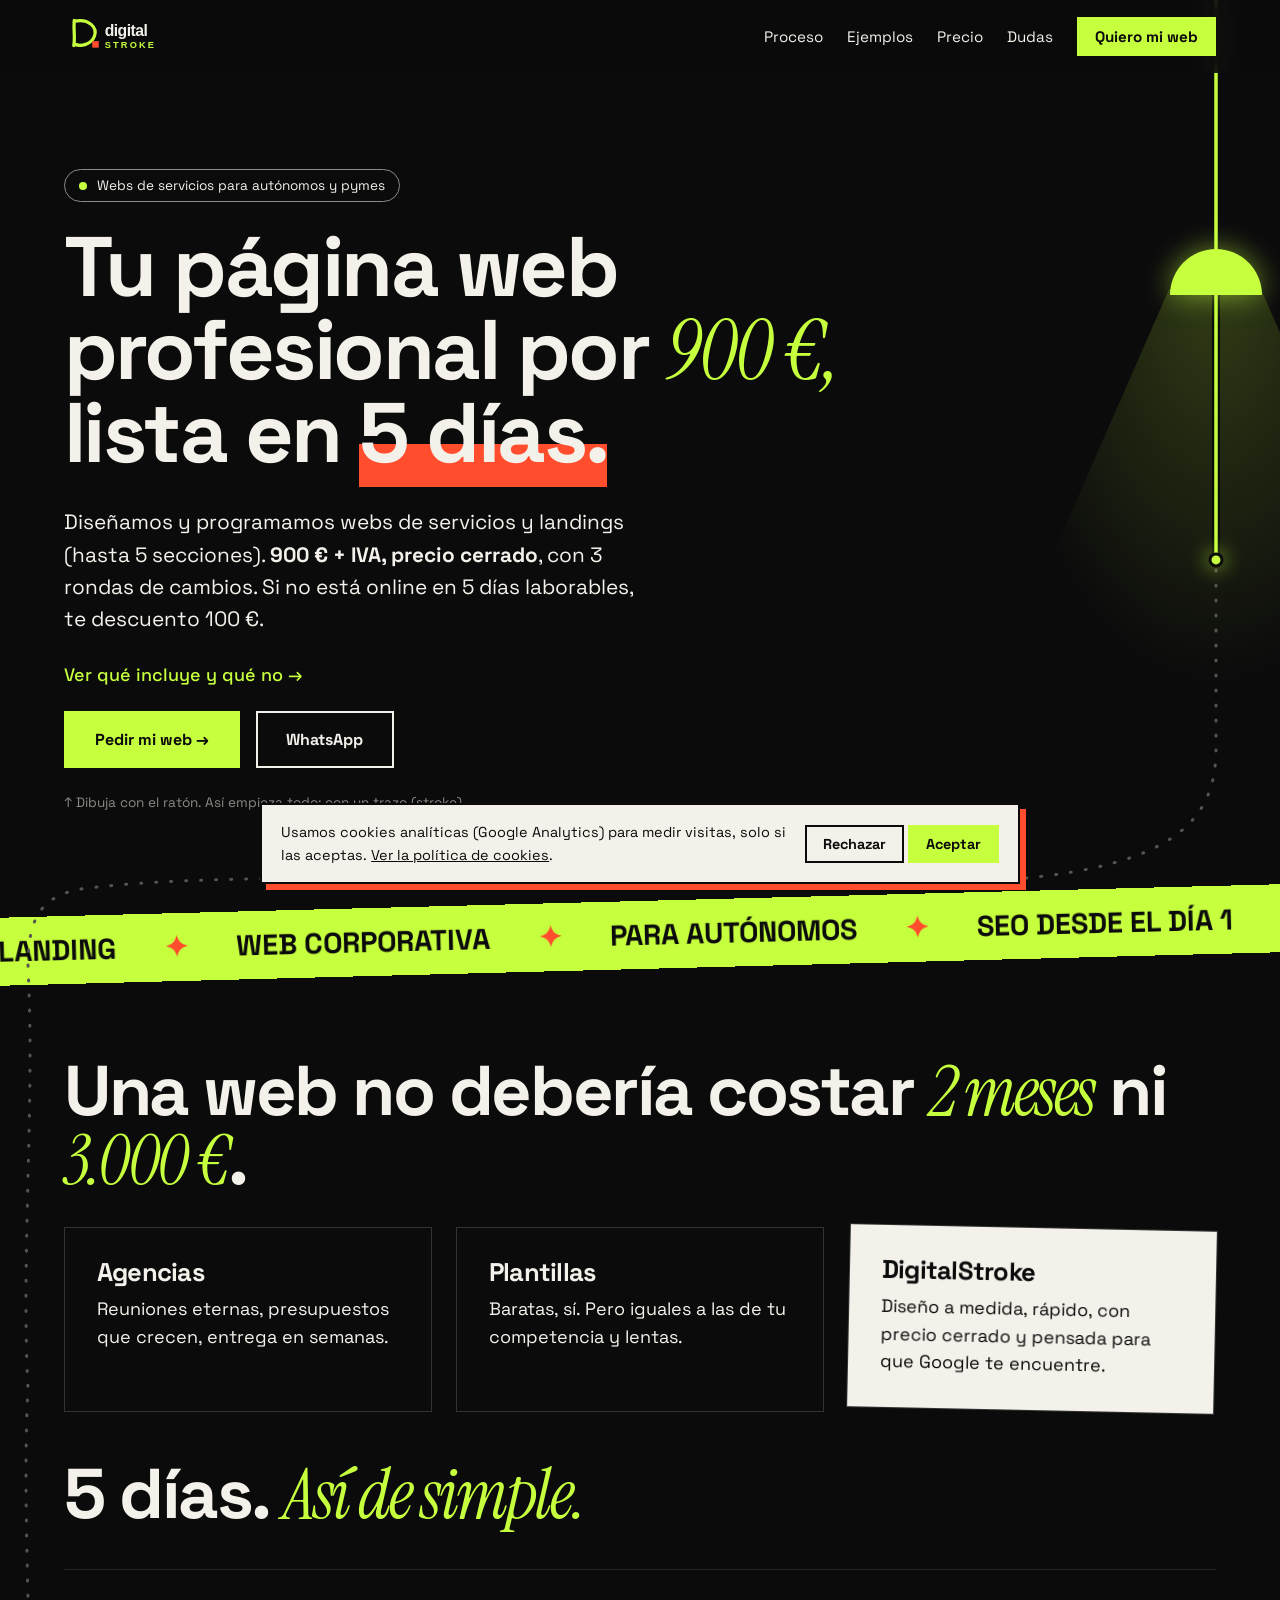
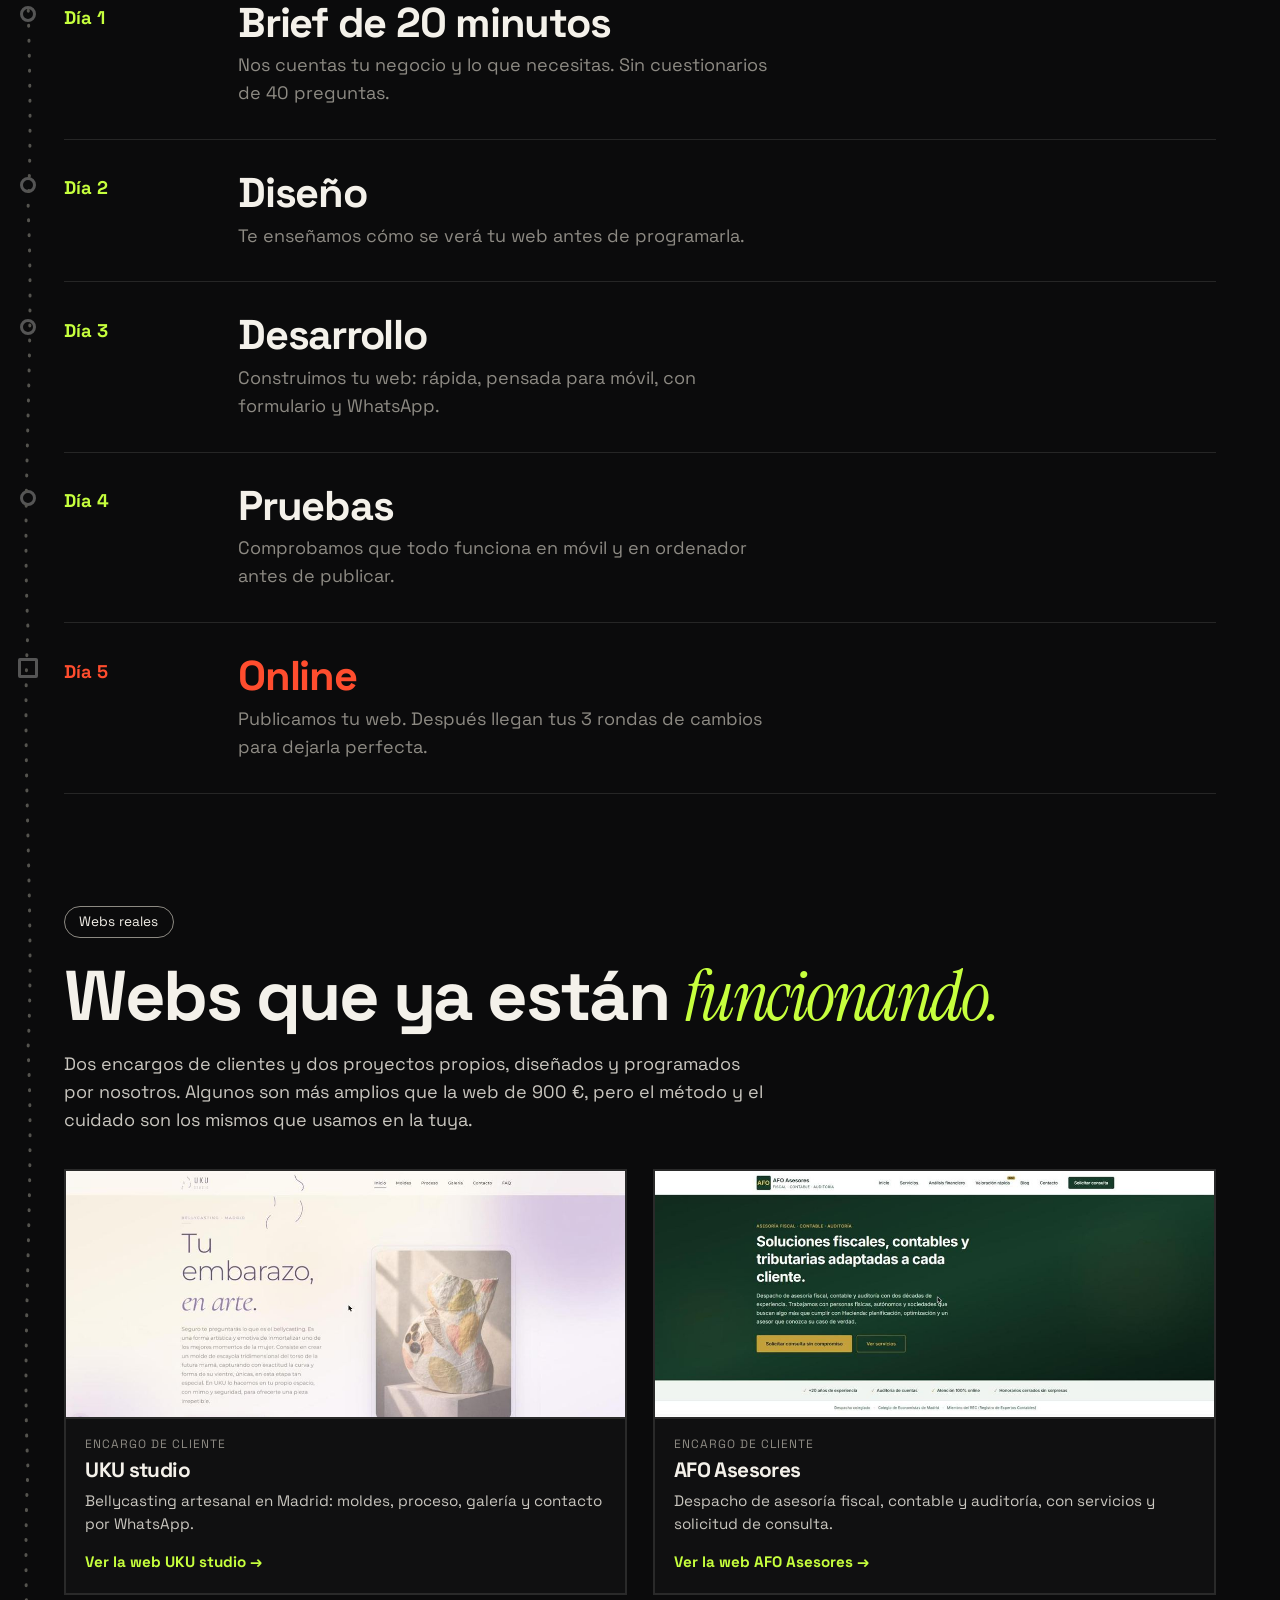
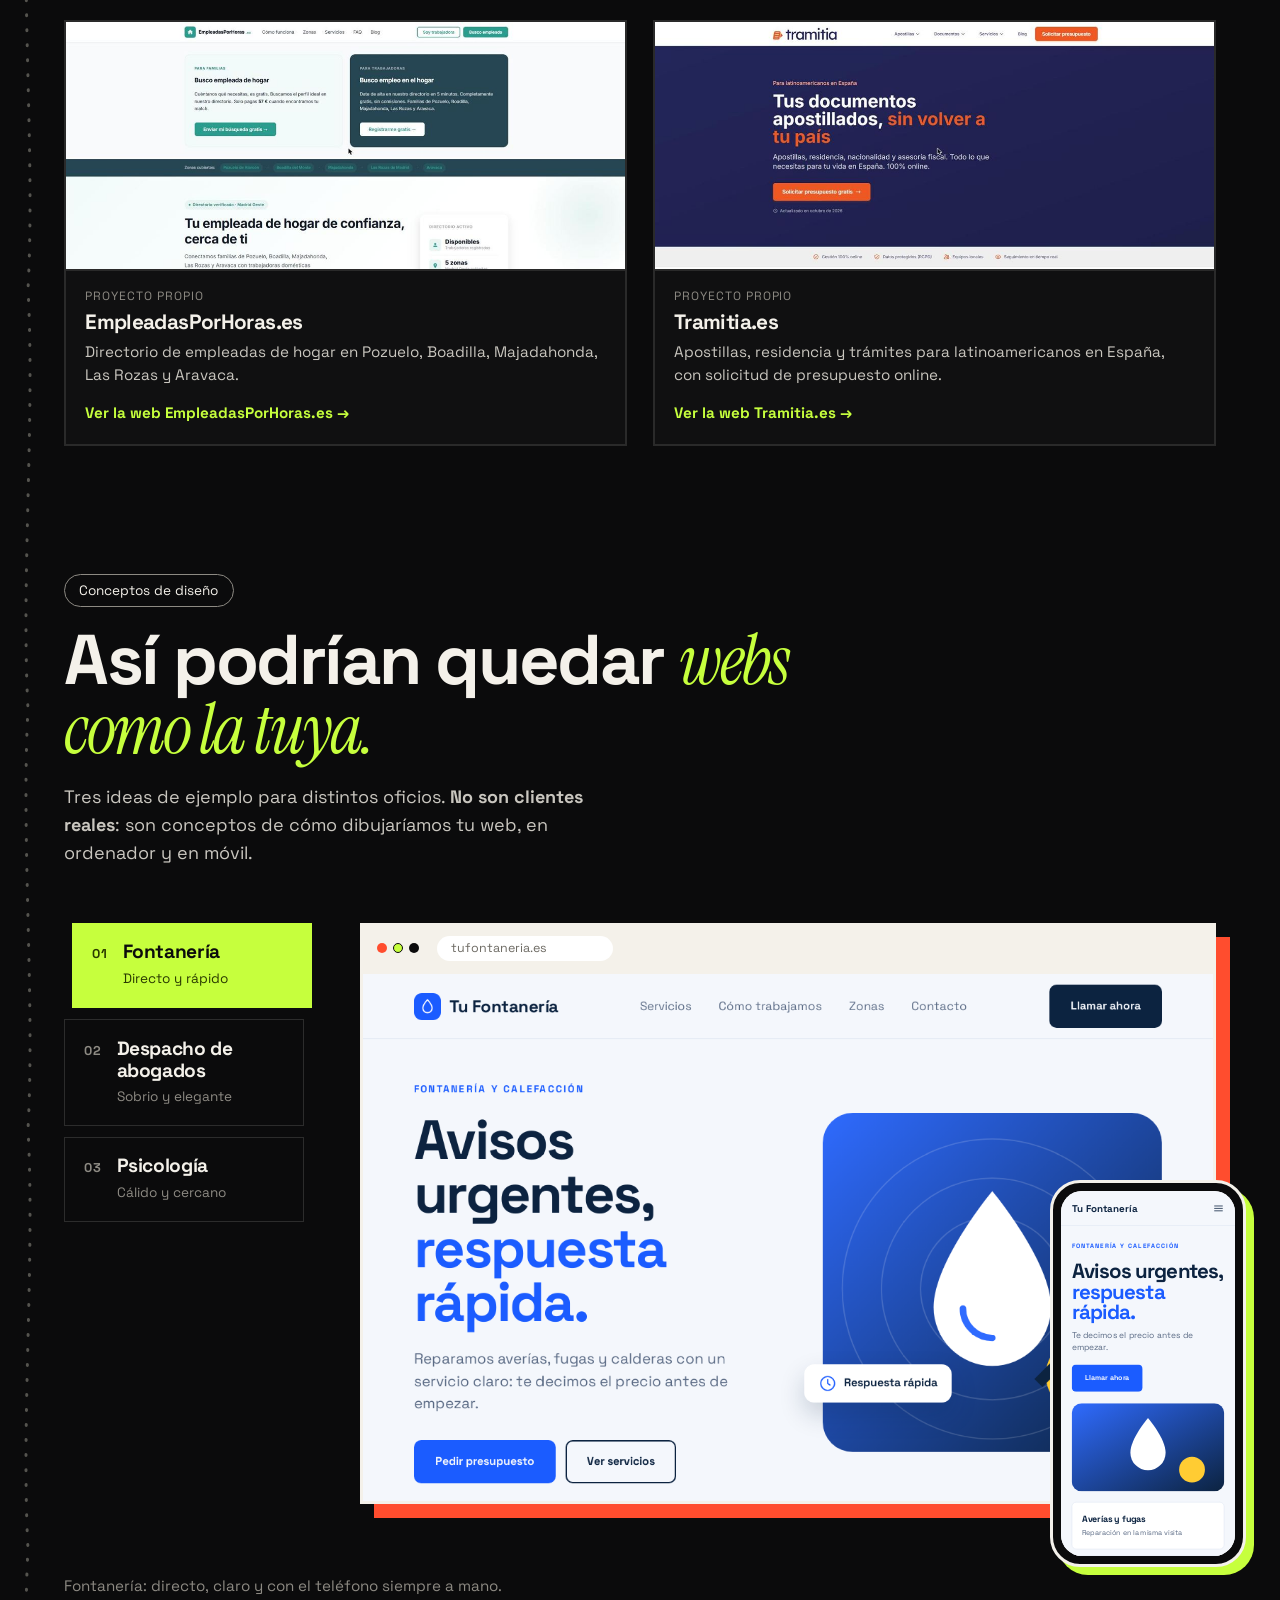
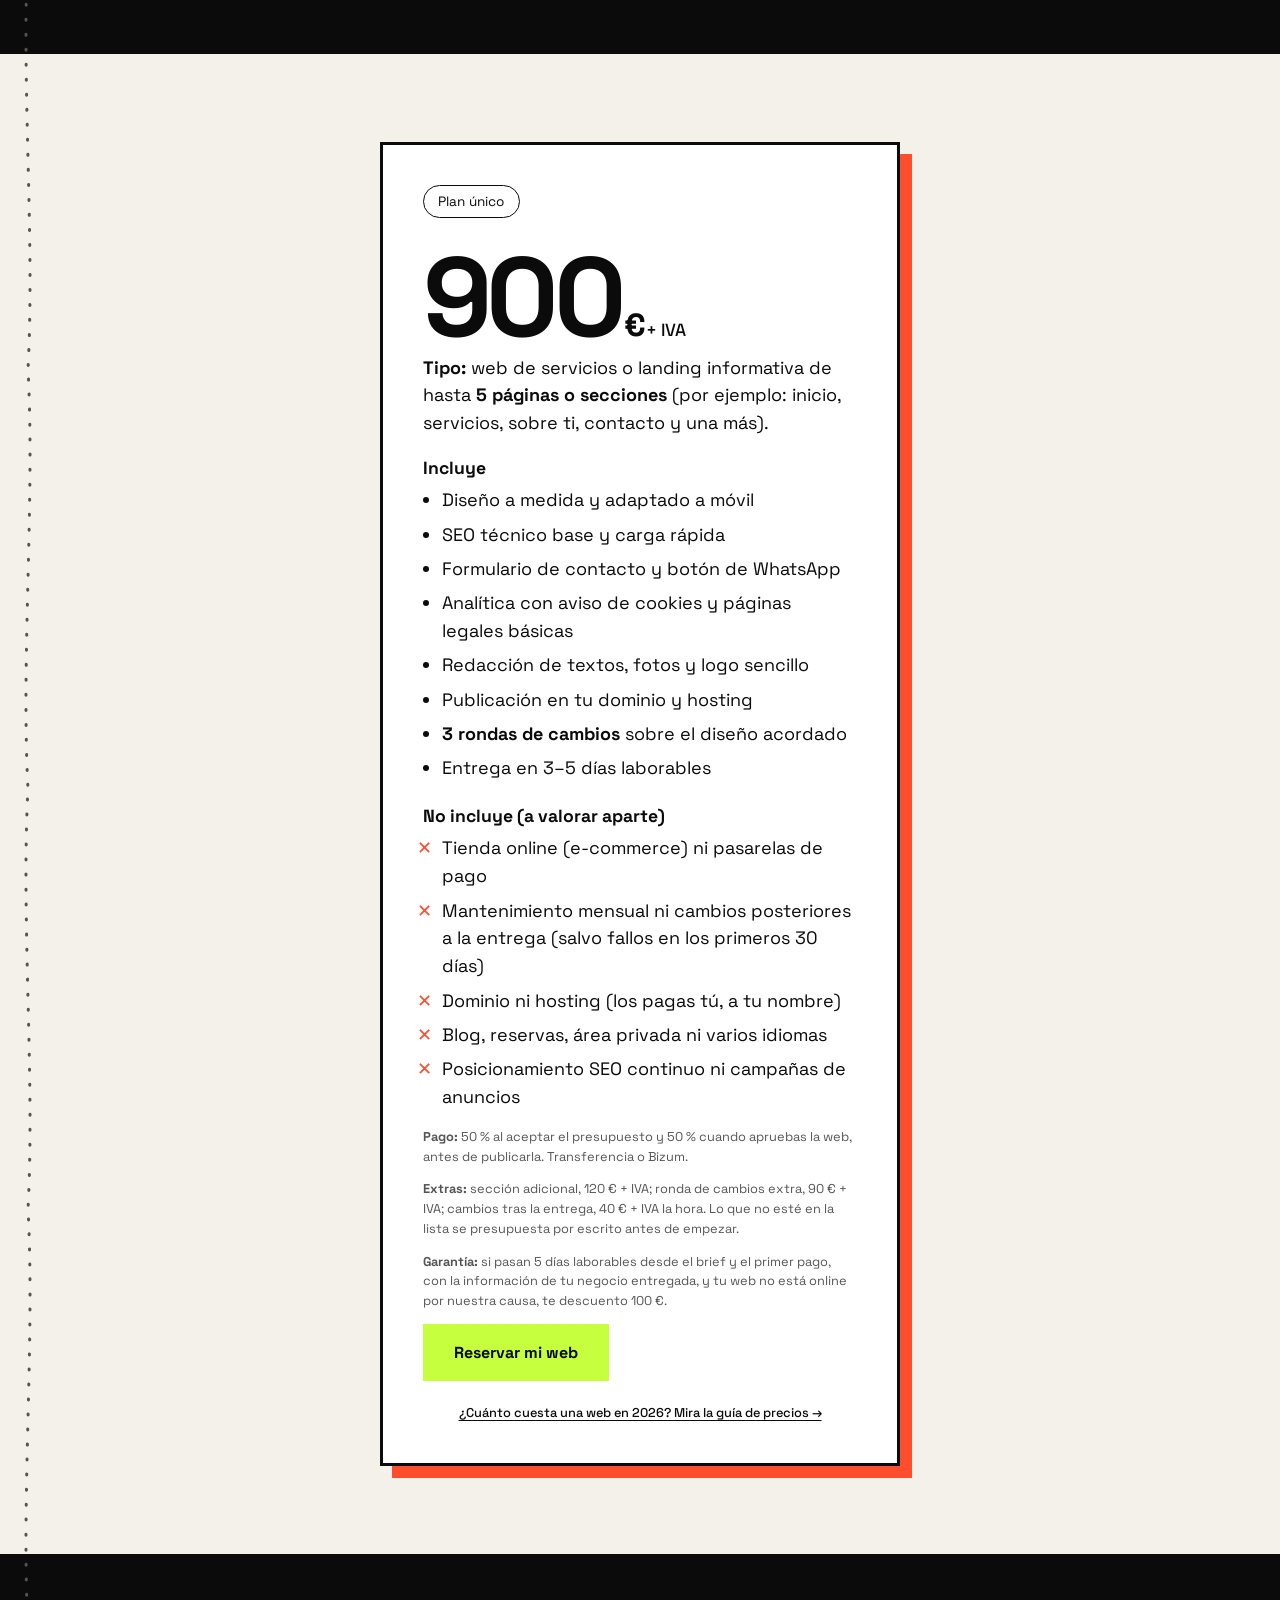
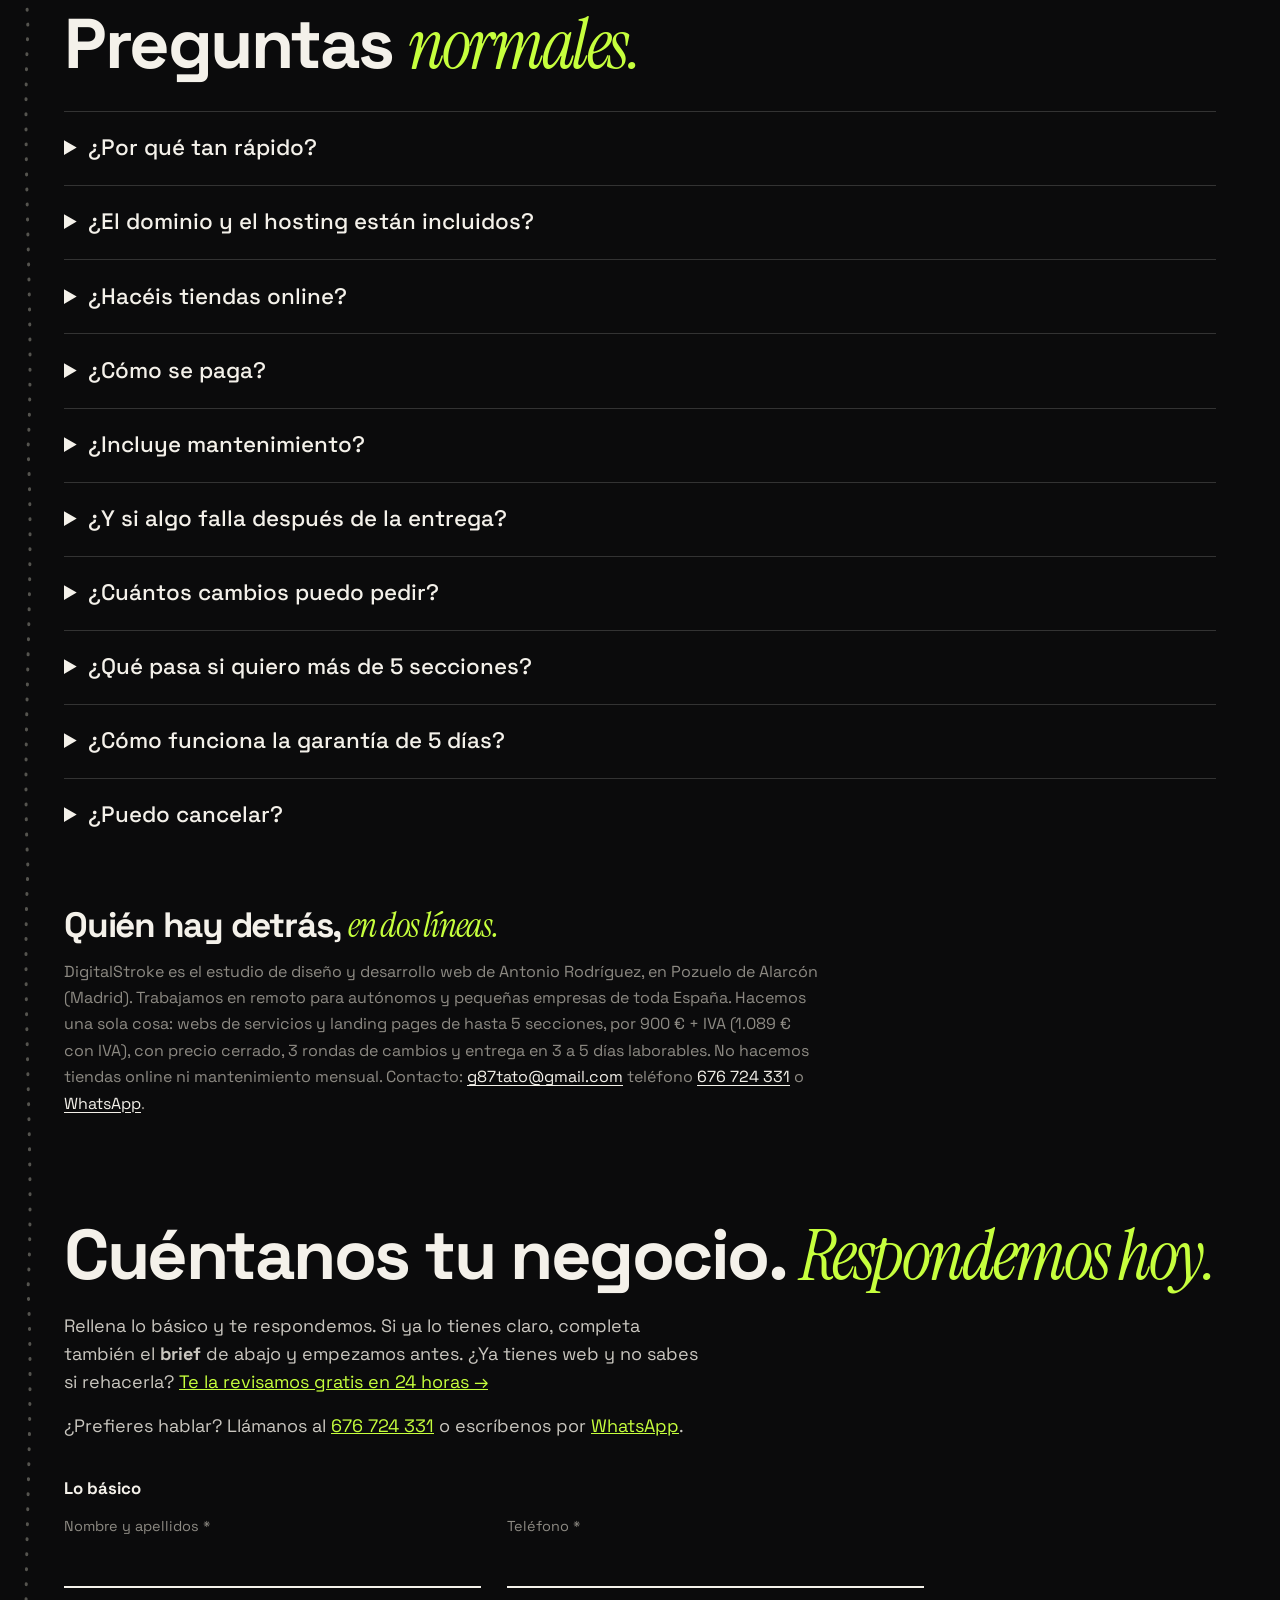
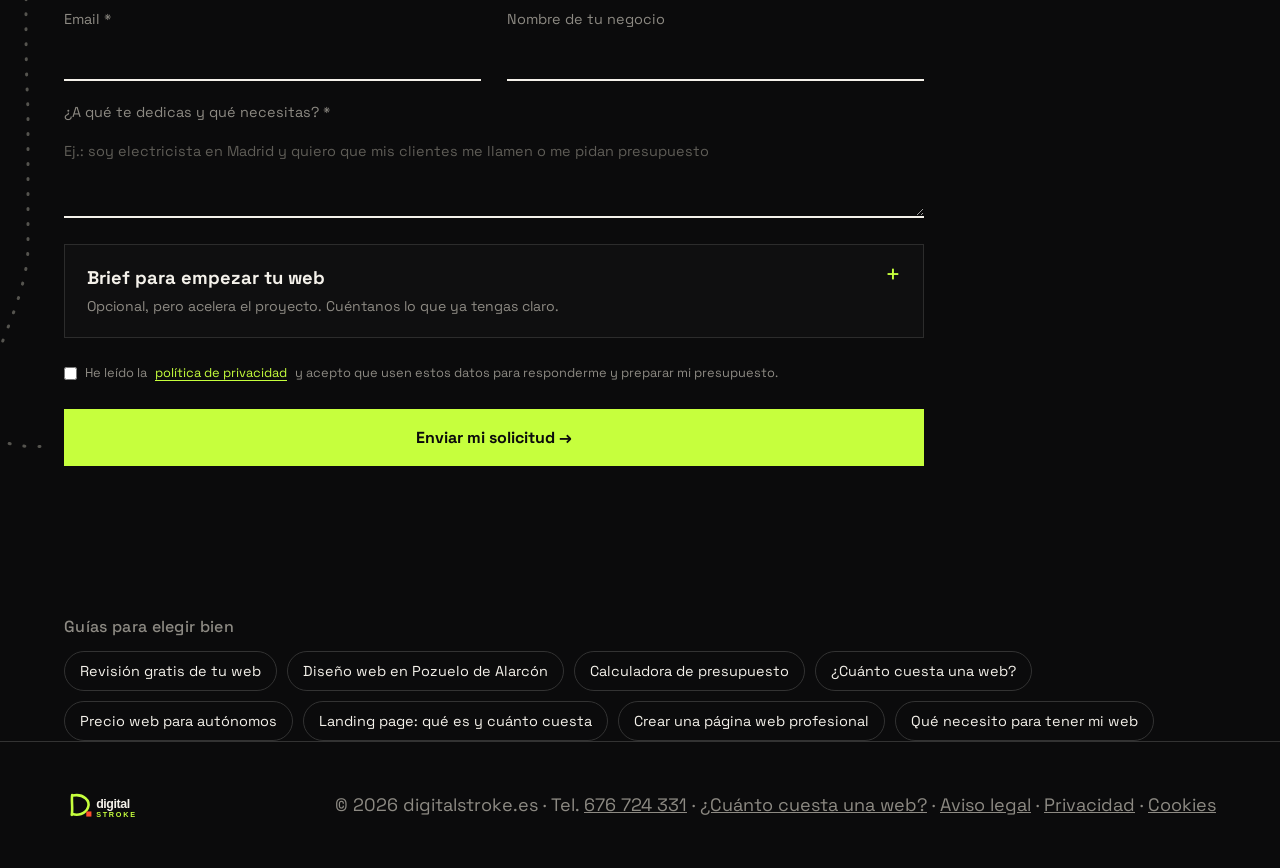
<file: index.html>
<!doctype html>
<html lang="es">
<head>
<meta charset="utf-8">
<meta name="viewport" content="width=device-width,initial-scale=1">
<title>Página web para autónomos: 900 € en 5 días | DigitalStroke</title>
<meta name="description" content="Páginas web y landings para autónomos y pequeñas empresas. Precio cerrado de 900 € + IVA, 3 rondas de cambios y entrega en 3 a 5 días laborables.">
<meta name="google-site-verification" content="zkSoSlry_8KMnyBf14gLhrhfru-pB1VeodMcGOc7PK8" />
<meta name="robots" content="index,follow,max-image-preview:large">
<link rel="canonical" href="https://digitalstroke.es/">
<link rel="icon" href="assets/favicon.svg" type="image/svg+xml">
<meta property="og:title" content="Tu web en 5 días por 900 € — DigitalStroke">
<meta property="og:description" content="Páginas web y landings para autónomos y pymes. Precio cerrado, entrega récord.">
<meta property="og:type" content="website">
<meta property="og:url" content="https://digitalstroke.es/">
<meta property="og:locale" content="es_ES">
<meta property="og:site_name" content="DigitalStroke">
<meta property="og:image" content="https://digitalstroke.es/assets/og.png">
<meta property="og:image:width" content="1200">
<meta property="og:image:height" content="630">
<meta name="twitter:card" content="summary_large_image">
<link rel="preconnect" href="https://fonts.googleapis.com">
<link rel="preconnect" href="https://fonts.gstatic.com" crossorigin>
<link href="https://fonts.googleapis.com/css2?family=Space+Grotesk:wght@400;500;700&family=Instrument+Serif:ital@0;1&display=swap" rel="stylesheet">
<link rel="stylesheet" href="css/style.css?v=18">
<link rel="stylesheet" href="css/showcase.css?v=18">
<script type="application/ld+json">
{"@context":"https://schema.org","@type":"ProfessionalService","@id":"https://digitalstroke.es/#empresa","name":"DigitalStroke","alternateName":"digitalstroke.es","url":"https://digitalstroke.es/","logo":"https://digitalstroke.es/assets/logo.svg","image":"https://digitalstroke.es/assets/logo.svg","description":"Diseño y desarrollo de páginas web de servicios y landing pages para autónomos y pymes en España. Precio cerrado de 900 € + IVA, entrega en 3 a 5 días laborables, 3 rondas de cambios incluidas.","slogan":"Tu página web profesional por 900 €, lista en 5 días.","email":"g87tato@gmail.com","telephone":"+34676724331","founder":{"@type":"Person","name":"Antonio Rodríguez"},"address":{"@type":"PostalAddress","addressLocality":"Pozuelo de Alarcón","addressRegion":"Madrid","addressCountry":"ES"},"areaServed":{"@type":"Country","name":"España"},"knowsLanguage":"es","priceRange":"900 €","currenciesAccepted":"EUR","sameAs":["https://github.com/g87tato"],"makesOffer":{"@type":"Offer","name":"Página web de servicios o landing page de hasta 5 secciones","description":"Diseño a medida adaptado a móvil, SEO técnico base, formulario y WhatsApp, páginas legales, textos, fotos y logo sencillo, 3 rondas de cambios. Entrega en 3 a 5 días laborables.","price":"900","priceCurrency":"EUR","priceSpecification":{"@type":"PriceSpecification","price":"900","priceCurrency":"EUR","valueAddedTaxIncluded":false},"availability":"https://schema.org/InStock","areaServed":"ES","itemOffered":{"@type":"Service","name":"Diseño y desarrollo de página web","serviceType":"Diseño web","provider":{"@id":"https://digitalstroke.es/#empresa"}}}}
</script>
<script type="application/ld+json" id="ld-faq">
{"@context": "https://schema.org", "@type": "FAQPage", "mainEntity": [{"@type": "Question", "name": "¿Por qué tan rápido?", "acceptedAnswer": {"@type": "Answer", "text": "Trabajamos con un sistema propio y tomamos pocos proyectos a la vez. Menos reuniones, más stroke."}}, {"@type": "Question", "name": "¿El dominio y el hosting están incluidos?", "acceptedAnswer": {"@type": "Answer", "text": "Te ayudamos a comprarlos a tu nombre (unos 15–60 €/año). Así la web siempre es tuya."}}, {"@type": "Question", "name": "¿Hacéis tiendas online?", "acceptedAnswer": {"@type": "Answer", "text": "No. Este servicio es para webs de servicios y landings, sin e-commerce ni pasarelas de pago. Si necesitas una tienda, no es lo que ofrecemos ahora."}}, {"@type": "Question", "name": "¿Cómo se paga?", "acceptedAnswer": {"@type": "Answer", "text": "En dos partes: el 50 % al aceptar el presupuesto (544,50 € con IVA) y el otro 50 % cuando apruebas la web, antes de publicarla en tu dominio. Por transferencia o Bizum, con factura en cada pago."}}, {"@type": "Question", "name": "¿Incluye mantenimiento?", "acceptedAnswer": {"@type": "Answer", "text": "No hay cuota mensual. Te entregamos la web terminada y funcionando. Si después quieres cambios, se cobran por horas: 40 € + IVA la hora, con un mínimo de media hora."}}, {"@type": "Question", "name": "¿Y si algo falla después de la entrega?", "acceptedAnswer": {"@type": "Answer", "text": "Durante los 30 días siguientes a la publicación corregimos gratis cualquier fallo de funcionamiento. Los cambios de contenido o de diseño no son fallos y van aparte."}}, {"@type": "Question", "name": "¿Cuántos cambios puedo pedir?", "acceptedAnswer": {"@type": "Answer", "text": "Incluimos 3 rondas de cambios sobre el diseño acordado. Una ronda es una lista de correcciones que nos envías de una vez. Se usan en los 30 días siguientes a la publicación. Cada ronda extra cuesta 90 € + IVA."}}, {"@type": "Question", "name": "¿Qué pasa si quiero más de 5 secciones?", "acceptedAnswer": {"@type": "Answer", "text": "Cada sección extra cuesta 120 € + IVA. Lo cerramos por escrito antes de empezar."}}, {"@type": "Question", "name": "¿Cómo funciona la garantía de 5 días?", "acceptedAnswer": {"@type": "Answer", "text": "Cuentan 5 días laborables desde que tenemos el brief y el primer pago, siempre que nos des a tiempo la información de tu negocio y valides lo que te enviemos. Si la web no está online en ese plazo por causa nuestra, te descontamos 100 € de la factura. Las rondas de cambios van después de la primera publicación."}}, {"@type": "Question", "name": "¿Puedo cancelar?", "acceptedAnswer": {"@type": "Answer", "text": "Sí. Si cancelas antes de que empecemos, te devolvemos el anticipo. Una vez que te hemos enseñado el diseño, el anticipo no se devuelve."}}]}
</script>
<script type="application/ld+json" id="ld-site">
{"@context":"https://schema.org","@type":"WebSite","name":"DigitalStroke","url":"https://digitalstroke.es/","inLanguage":"es-ES"}
</script>
</head>
<body>
<canvas id="ink" aria-hidden="true"></canvas>

<header class="nav">
  <a href="#top" class="logo" aria-label="DigitalStroke"><img src="assets/logo.svg?v=3" alt="DigitalStroke" width="152" height="38"></a>
  <nav>
    <a href="#proceso">Proceso</a>
    <a href="#reales">Ejemplos</a>
    <a href="#precio">Precio</a>
    <a href="#faq">Dudas</a>
    <a href="#contacto" class="btn btn-sm">Quiero mi web</a>
  </nav>
</header>

<main id="top">
<section class="hero">
  <div class="lamp" aria-hidden="true"></div>
  <p class="tag"><span class="dot"></span> Webs de servicios para autónomos y pymes</p>
  <h1>Tu página web<br>profesional por <em>900&nbsp;€,</em><br>lista en <span class="hl">5&nbsp;días.</span></h1>
  <p class="lead">Diseñamos y programamos webs de servicios y landings (hasta 5 secciones). <strong>900&nbsp;€ + IVA, precio cerrado</strong>, con 3 rondas de cambios. Si no está online en 5 días laborables, te descuento 100&nbsp;€.</p>
  <p class="more"><a href="#precio">Ver qué incluye y qué no →</a></p>
  <div class="cta-row">
    <a href="#contacto" class="btn">Pedir mi web →</a>
    <a href="https://wa.me/34676724331?text=Hola%2C%20quiero%20una%20web%20en%205%20d%C3%ADas" class="btn btn-ghost" data-wa>WhatsApp</a>
  </div>
  <p class="hint">↑ Dibuja con el ratón. Así empieza todo: con un trazo (stroke).</p>
</section>

<div class="marquee" aria-hidden="true"><div>
  <span>LANDING</span><span>WEB CORPORATIVA</span><span>PARA AUTÓNOMOS</span><span>SEO DESDE EL DÍA 1</span><span>900 €</span><span>3–5 DÍAS</span>
  <span>LANDING</span><span>WEB CORPORATIVA</span><span>PARA AUTÓNOMOS</span><span>SEO DESDE EL DÍA 1</span><span>900 €</span><span>3–5 DÍAS</span>
</div></div>

<section class="problem">
  <h2>Una web no debería costar <em>2 meses</em> ni <em>3.000 €</em>.</h2>
  <div class="cols">
    <article><h3>Agencias</h3><p>Reuniones eternas, presupuestos que crecen, entrega en semanas.</p></article>
    <article><h3>Plantillas</h3><p>Baratas, sí. Pero iguales a las de tu competencia y lentas.</p></article>
    <article class="win"><h3>DigitalStroke</h3><p>Diseño a medida, rápido, con precio cerrado y pensada para que Google te encuentre.</p></article>
  </div>
</section>

<section id="proceso" class="process">
  <h2>5 días. <em>Así de simple.</em></h2>
  <ol class="days">
    <li><span class="day">Día 1</span><div><h3>Brief de 20 minutos</h3><p>Nos cuentas tu negocio y lo que necesitas. Sin cuestionarios de 40 preguntas.</p></div></li>
    <li><span class="day">Día 2</span><div><h3>Diseño</h3><p>Te enseñamos cómo se verá tu web antes de programarla.</p></div></li>
    <li><span class="day">Día 3</span><div><h3>Desarrollo</h3><p>Construimos tu web: rápida, pensada para móvil, con formulario y WhatsApp.</p></div></li>
    <li><span class="day">Día 4</span><div><h3>Pruebas</h3><p>Comprobamos que todo funciona en móvil y en ordenador antes de publicar.</p></div></li>
    <li class="last"><span class="day">Día 5</span><div><h3>Online</h3><p>Publicamos tu web. Después llegan tus 3 rondas de cambios para dejarla perfecta.</p></div></li>
  </ol>
</section>

<section id="reales" class="real">
  <p class="tag">Webs reales</p>
  <h2>Webs que ya están <em>funcionando.</em></h2>
  <p class="real-note">Dos encargos de clientes y dos proyectos propios, diseñados y programados por nosotros. Algunos son más amplios que la web de 900&nbsp;€, pero el método y el cuidado son los mismos que usamos en la tuya.</p>
  <div class="real-grid">
    <a class="real-card" href="https://bellycasting.es/" target="_blank" rel="noopener">
      <img src="assets/proyecto-uku.jpg" width="1100" height="484" loading="lazy" alt="Portada de la web de UKU studio">
      <small style="display:block;margin:1rem 1.2rem 0;color:var(--mut);font-size:.75rem;letter-spacing:.08em;text-transform:uppercase">Encargo de cliente</small>
      <h3 style="margin-top:.4rem">UKU studio</h3>
      <p>Bellycasting artesanal en Madrid: moldes, proceso, galería y contacto por WhatsApp.</p>
      <span>Ver la web UKU studio →</span>
    </a>
    <a class="real-card" href="https://asesoramientofiscalonline.com/" target="_blank" rel="noopener">
      <img src="assets/proyecto-afo.jpg" width="1100" height="484" loading="lazy" alt="Portada de la web de AFO Asesores">
      <small style="display:block;margin:1rem 1.2rem 0;color:var(--mut);font-size:.75rem;letter-spacing:.08em;text-transform:uppercase">Encargo de cliente</small>
      <h3 style="margin-top:.4rem">AFO Asesores</h3>
      <p>Despacho de asesoría fiscal, contable y auditoría, con servicios y solicitud de consulta.</p>
      <span>Ver la web AFO Asesores →</span>
    </a>
    <a class="real-card" href="https://empleadasporhoras.es/" target="_blank" rel="noopener">
      <img src="assets/proyecto-empleadasporhoras.jpg" width="1100" height="484" loading="lazy" alt="Portada de la web EmpleadasPorHoras.es">
      <small style="display:block;margin:1rem 1.2rem 0;color:var(--mut);font-size:.75rem;letter-spacing:.08em;text-transform:uppercase">Proyecto propio</small>
      <h3 style="margin-top:.4rem">EmpleadasPorHoras.es</h3>
      <p>Directorio de empleadas de hogar en Pozuelo, Boadilla, Majadahonda, Las Rozas y Aravaca.</p>
      <span>Ver la web EmpleadasPorHoras.es →</span>
    </a>
    <a class="real-card" href="https://tramitia.es/" target="_blank" rel="noopener">
      <img src="assets/proyecto-tramitia.jpg" width="1100" height="484" loading="lazy" alt="Portada de la web Tramitia.es">
      <small style="display:block;margin:1rem 1.2rem 0;color:var(--mut);font-size:.75rem;letter-spacing:.08em;text-transform:uppercase">Proyecto propio</small>
      <h3 style="margin-top:.4rem">Tramitia.es</h3>
      <p>Apostillas, residencia y trámites para latinoamericanos en España, con solicitud de presupuesto online.</p>
      <span>Ver la web Tramitia.es →</span>
    </a>
  </div>
</section>

<section id="ejemplos" class="examples">
  <div class="ex-head">
    <p class="tag">Conceptos de diseño</p>
    <h2>Así podrían quedar <em>webs como la tuya.</em></h2>
    <p class="ex-note">Tres ideas de ejemplo para distintos oficios. <strong>No son clientes reales</strong>: son conceptos de cómo dibujaríamos tu web, en ordenador y en móvil.</p>
  </div>

  <div class="showcase">
    <div class="sc-tabs" role="tablist" aria-label="Elige un concepto">
      <button type="button" role="tab" id="sc-t0" aria-selected="true" data-url="tufontaneria.es" data-cap="Fontanería: directo, claro y con el teléfono siempre a mano."><span class="n">01</span><span class="t">Fontanería</span><small>Directo y rápido</small></button>
      <button type="button" role="tab" id="sc-t1" aria-selected="false" tabindex="-1" data-url="tudespacho.es" data-cap="Despacho de abogados: sobrio, elegante y de confianza."><span class="n">02</span><span class="t">Despacho de abogados</span><small>Sobrio y elegante</small></button>
      <button type="button" role="tab" id="sc-t2" aria-selected="false" tabindex="-1" data-url="tuconsulta.es" data-cap="Psicología: cálido, tranquilo y cercano."><span class="n">03</span><span class="t">Psicología</span><small>Cálido y cercano</small></button>
    </div>

    <div class="sc-stage">
      <div class="sc-frame">
        <div class="bar"><i></i><i></i><i></i><span class="sc-url">tufontaneria.es</span></div>
        <div class="sc-view" aria-hidden="true">

          <!-- Concepto 1 · Fontanería -->
          <div class="vsite t1 on"><div class="vs-inner">
            <div class="vs-nav">
              <div class="vs-logo"><i><svg class="ic" viewBox="0 0 24 24" style="color:#fff"><path d="M12 3s6 6.5 6 11a6 6 0 0 1-12 0c0-4.5 6-11 6-11z"></path></svg></i>Tu Fontanería</div>
              <div class="vs-links"><span>Servicios</span><span>Cómo trabajamos</span><span>Zonas</span><span>Contacto</span></div>
              <span class="vs-btn">Llamar ahora</span>
            </div>
            <div class="vs-hero">
              <div>
                <div class="vs-eyebrow">Fontanería y calefacción</div>
                <div class="vs-h">Avisos urgentes, <span style="color:var(--acc)">respuesta rápida.</span></div>
                <p class="vs-p">Reparamos averías, fugas y calderas con un servicio claro: te decimos el precio antes de empezar.</p>
                <div class="vs-row"><span class="vs-btn" style="background:var(--acc)">Pedir presupuesto</span><span class="vs-btn alt">Ver servicios</span></div>
              </div>
              <div class="vs-art">
                <svg viewBox="0 0 520 520" aria-hidden="true">
                  <defs><linearGradient id="g1" x1="0" y1="0" x2="1" y2="1"><stop offset="0" stop-color="#2f6bff"></stop><stop offset="1" stop-color="#0c2340"></stop></linearGradient></defs>
                  <rect width="520" height="520" rx="46" fill="url(#g1)"></rect>
                  <g fill="none" stroke="#fff" stroke-opacity=".16" stroke-width="2"><circle cx="260" cy="270" r="110"></circle><circle cx="260" cy="270" r="170"></circle><circle cx="260" cy="270" r="230"></circle></g>
                  <path d="M260 120C260 120 170 228 170 298a90 90 0 0 0 180 0C350 228 260 120 260 120Z" fill="#fff"></path>
                  <path d="M215 300a45 45 0 0 0 45 45" fill="none" stroke="#2f6bff" stroke-width="10" stroke-linecap="round"></path>
                  <circle cx="400" cy="402" r="58" fill="#ffcc33"></circle>
                  <path d="M385 380a22 22 0 0 0-26 30l-30 30 13 13 30-30a22 22 0 0 0 30-26l-15 15-11-3-3-11z" fill="#0c2340" transform="translate(12 -10) scale(.95)"></path>
                </svg>
                <div class="vs-chip" style="left:-26px;bottom:70px"><svg class="ic" viewBox="0 0 24 24" style="color:#1b5cff"><circle cx="12" cy="12" r="9"></circle><path d="M12 7v5l3 2"></path></svg>Respuesta rápida</div>
              </div>
            </div>
            <div class="vs-band">
              <div><svg class="ic" viewBox="0 0 24 24"><path d="M12 3l8 3v6c0 5-3.5 8-8 9-4.5-1-8-4-8-9V6z"></path></svg>Presupuesto sin compromiso</div>
              <div><svg class="ic" viewBox="0 0 24 24"><circle cx="12" cy="12" r="9"></circle><path d="M12 7v5l3 2"></path></svg>Avisos urgentes</div>
              <div><svg class="ic" viewBox="0 0 24 24"><path d="M6 3h4l2 5-2.5 1.5a11 11 0 0 0 5 5L16 12l5 2v4a2 2 0 0 1-2 2A16 16 0 0 1 4 5a2 2 0 0 1 2-2z"></path></svg>Atención por teléfono</div>
            </div>
            <div class="vs-sec">
              <h3>Qué arreglamos</h3>
              <p class="sub">Los trabajos más habituales, explicados sin tecnicismos.</p>
              <div class="vs-cards">
                <div class="vs-card"><div class="ib"><svg class="ic" viewBox="0 0 24 24"><path d="M12 3s6 6.5 6 11a6 6 0 0 1-12 0c0-4.5 6-11 6-11z"></path></svg></div><h4>Averías y fugas</h4><p>Localizamos el problema y lo reparamos en la misma visita siempre que sea posible.</p></div>
                <div class="vs-card"><div class="ib"><svg class="ic" viewBox="0 0 24 24"><path d="M12 3c1 4 5 5 5 10a5 5 0 0 1-10 0c0-2 1-3 2-4 0 2 1 3 2 3 0-3-1-5 1-9z"></path></svg></div><h4>Calefacción y caldera</h4><p>Revisión, puesta a punto y sustitución de calderas y radiadores.</p></div>
                <div class="vs-card"><div class="ib"><svg class="ic" viewBox="0 0 24 24"><path d="M3 11h18v3a5 5 0 0 1-5 5H8a5 5 0 0 1-5-5v-3zM6 11V6a2 2 0 0 1 4 0"></path></svg></div><h4>Reformas de baño</h4><p>Del cambio de grifería a la reforma completa, con precio cerrado.</p></div>
              </div>
            </div>
            <div class="vs-steps">
              <div><b>1</b><h5>Nos llamas</h5><p>Cuéntanos qué pasa y te orientamos al momento.</p></div>
              <div><b>2</b><h5>Diagnóstico</h5><p>Vemos la avería y te damos el precio antes de tocar nada.</p></div>
              <div><b>3</b><h5>Solucionado</h5><p>Reparamos, probamos y lo dejamos limpio.</p></div>
            </div>
            <div class="vs-quote">“Aquí irá la opinión de un cliente real, con su nombre y su zona.”<small>Espacio reservado para una reseña verificada</small></div>
            <div class="vs-cta"><h3>¿Tienes una avería?<br>Llámanos ahora.</h3><span class="vs-btn">Llamar ahora</span></div>
            <div class="vs-foot"><span>Tu Fontanería · Tu ciudad</span><span>Aviso legal · Privacidad</span></div>
          </div></div>

          <!-- Concepto 2 · Despacho de abogados -->
          <div class="vsite t2"><div class="vs-inner">
            <div class="vs-nav">
              <div class="vs-logo" style="font-family:'Instrument Serif',serif;font-weight:400;font-size:30px"><i style="border-radius:0;background:transparent;border:2px solid var(--acc)"><svg class="ic" viewBox="0 0 24 24" style="color:var(--acc)"><path d="M12 4v16M6 8h12M6 8l-3 7h6l-3-7zM18 8l-3 7h6l-3-7z"></path></svg></i>Tu Despacho</div>
              <div class="vs-links"><span>Áreas</span><span>El despacho</span><span>Método</span><span>Contacto</span></div>
              <span class="vs-btn">Pedir cita</span>
            </div>
            <div class="vs-hero">
              <div>
                <div class="vs-eyebrow">Abogados · Derecho de familia</div>
                <div class="vs-h">Derecho de familia, <em style="color:var(--acc);font-style:italic">sin ruido.</em></div>
                <p class="vs-p">Acompañamos cada caso con criterio, claridad y discreción, de la primera consulta a la resolución.</p>
                <div class="vs-row"><span class="vs-btn">Pedir cita</span><span class="vs-btn alt">Áreas de práctica</span></div>
              </div>
              <div class="vs-art">
                <svg viewBox="0 0 440 560" aria-hidden="true">
                  <defs><linearGradient id="g2" x1="0" y1="0" x2="0" y2="1"><stop offset="0" stop-color="#2f5a49"></stop><stop offset="1" stop-color="#16271f"></stop></linearGradient></defs>
                  <path d="M0 560V220a220 220 0 0 1 440 0v340Z" fill="url(#g2)"></path>
                  <path d="M0 560V220a220 220 0 0 1 440 0v340" transform="translate(16 -16)" fill="none" stroke="#b08a4a" stroke-width="2"></path>
                  <g fill="none" stroke="#f4efe6" stroke-width="3" stroke-linecap="round" stroke-linejoin="round">
                    <path d="M220 150V430"></path><path d="M130 190H310"></path>
                    <path d="M130 190L98 290M130 190L162 290"></path><path d="M92 292H168C168 324 92 324 92 292Z"></path>
                    <path d="M310 190L278 290M310 190L342 290"></path><path d="M272 292H348C348 324 272 324 272 292Z"></path>
                    <path d="M170 430H270"></path><path d="M192 430L220 402L248 430"></path>
                  </g>
                </svg>
              </div>
            </div>
            <div class="vs-band">
              <div><svg class="ic" viewBox="0 0 24 24"><path d="M12 3l8 3v6c0 5-3.5 8-8 9-4.5-1-8-4-8-9V6z"></path></svg>Confidencialidad total</div>
              <div><svg class="ic" viewBox="0 0 24 24"><path d="M4 5h16v11H9l-5 4z"></path></svg>Primera consulta clara</div>
              <div><svg class="ic" viewBox="0 0 24 24"><path d="M7 3h8l4 4v14H7z M15 3v4h4 M10 12h6 M10 16h6"></path></svg>Honorarios por escrito</div>
            </div>
            <div class="vs-sec">
              <h3>Áreas de práctica</h3>
              <p class="sub">Un despacho pequeño, con trato directo y un único interlocutor.</p>
              <div class="vs-cards">
                <div class="vs-card"><div class="ib"><svg class="ic" viewBox="0 0 24 24"><path d="M12 20s-8-5-8-11a4.5 4.5 0 0 1 8-2.5A4.5 4.5 0 0 1 20 9c0 6-8 11-8 11z"></path></svg></div><div><h4>Divorcios y separaciones</h4><p>Convenios, mutuo acuerdo y procedimientos contenciosos.</p></div><span class="arr">→</span></div>
                <div class="vs-card"><div class="ib"><svg class="ic" viewBox="0 0 24 24"><path d="M4 11l8-7 8 7v9H4z M10 20v-6h4v6"></path></svg></div><div><h4>Herencias y sucesiones</h4><p>Testamentos, aceptación de herencia y reparto de bienes.</p></div><span class="arr">→</span></div>
                <div class="vs-card"><div class="ib"><svg class="ic" viewBox="0 0 24 24"><path d="M7 3h8l4 4v14H7z M15 3v4h4 M10 12h6 M10 16h6"></path></svg></div><div><h4>Custodia y convenios</h4><p>Guarda y custodia, pensiones y régimen de visitas.</p></div><span class="arr">→</span></div>
              </div>
            </div>
            <div class="vs-steps">
              <div><b>I</b><h5>Primera consulta</h5><p>Escuchamos tu caso y te explicamos las opciones con claridad.</p></div>
              <div><b>II</b><h5>Estrategia</h5><p>Definimos juntos el camino y los honorarios, por escrito.</p></div>
              <div><b>III</b><h5>Acompañamiento</h5><p>Te informamos en cada paso hasta el final del procedimiento.</p></div>
            </div>
            <div class="vs-quote">“Aquí irá la opinión de un cliente real, con su nombre y su caso.”<small>Espacio reservado para una reseña verificada</small></div>
            <div class="vs-cta"><h3>Hablemos con calma.</h3><span class="vs-btn">Pedir cita</span></div>
            <div class="vs-foot"><span>Tu Despacho · Tu ciudad</span><span>Aviso legal · Privacidad</span></div>
          </div></div>

          <!-- Concepto 3 · Psicología -->
          <div class="vsite t3"><div class="vs-inner">
            <div class="vs-nav">
              <div class="vs-logo"><i style="border-radius:50%;background:var(--acc2)"><svg class="ic" viewBox="0 0 24 24" style="color:var(--ink)"><path d="M5 19c0-9 6-14 14-14 0 8-5 14-14 14zM5 19c3-5 6-8 10-10"></path></svg></i>Tu Consulta</div>
              <div class="vs-links"><span>Terapia</span><span>Cómo trabajo</span><span>Sobre mí</span><span>Contacto</span></div>
              <span class="vs-btn">Reservar sesión</span>
            </div>
            <div class="vs-hero">
              <div>
                <div class="vs-eyebrow">Psicología · Terapia individual y de pareja</div>
                <div class="vs-h">Un lugar para <em style="font-family:'Instrument Serif',serif;font-style:italic;font-weight:400;color:var(--acc)">respirar</em> y hablar.</div>
                <p class="vs-p">Un espacio tranquilo para entender lo que sientes y encontrar tu propio ritmo, sin prisa y sin juicios.</p>
                <div class="vs-row"><span class="vs-btn" style="background:var(--acc)">Reservar primera sesión</span><span class="vs-btn alt">Cómo trabajo</span></div>
              </div>
              <div class="vs-art">
                <svg viewBox="0 0 480 520" aria-hidden="true">
                  <path d="M60 130C60 40 200 10 300 40s150 110 120 220-110 220-220 210S60 330 60 130Z" fill="#e6dff5"></path>
                  <path d="M250 80c70-20 150 20 165 100s-30 150-100 190-170 40-200-30 30-240 135-260Z" fill="#f7d9c4"></path>
                  <circle cx="165" cy="380" r="86" fill="#cfe3d4"></circle>
                  <g fill="none" stroke="#2b2540" stroke-width="3" stroke-linecap="round" stroke-linejoin="round">
                    <path d="M250 450C250 360 258 290 306 205"></path>
                    <path d="M266 392C214 384 192 344 202 312 252 322 274 352 266 392Z"></path>
                    <path d="M278 330C326 326 352 290 346 258 298 262 270 288 278 330Z"></path>
                    <path d="M300 236C262 214 256 176 272 150 308 168 318 202 300 236Z"></path>
                  </g>
                </svg>
              </div>
            </div>
            <div class="vs-band">
              <div><svg class="ic" viewBox="0 0 24 24"><path d="M12 20s-8-5-8-11a4.5 4.5 0 0 1 8-2.5A4.5 4.5 0 0 1 20 9c0 6-8 11-8 11z"></path></svg>Trato cercano y sin juicios</div>
              <div><svg class="ic" viewBox="0 0 24 24"><circle cx="12" cy="12" r="9"></circle><path d="M12 7v5l3 2"></path></svg>Sesiones presenciales y online</div>
              <div><svg class="ic" viewBox="0 0 24 24"><path d="M12 3l8 3v6c0 5-3.5 8-8 9-4.5-1-8-4-8-9V6z"></path></svg>Confidencialidad</div>
            </div>
            <div class="vs-sec">
              <h3>Cómo puedo ayudarte</h3>
              <p class="sub">Cada persona es distinta. Empezamos por escucharte.</p>
              <div class="vs-cards">
                <div class="vs-card"><div class="ib"><svg class="ic" viewBox="0 0 24 24"><path d="M5 19c0-9 6-14 14-14 0 8-5 14-14 14zM5 19c3-5 6-8 10-10"></path></svg></div><h4>Ansiedad y estrés</h4><p>Herramientas para recuperar la calma y manejar el día a día.</p></div>
                <div class="vs-card"><div class="ib"><svg class="ic" viewBox="0 0 24 24"><path d="M12 20s-8-5-8-11a4.5 4.5 0 0 1 8-2.5A4.5 4.5 0 0 1 20 9c0 6-8 11-8 11z"></path></svg></div><h4>Terapia de pareja</h4><p>Comunicación, acuerdos y un espacio seguro para ambos.</p></div>
                <div class="vs-card"><div class="ib"><svg class="ic" viewBox="0 0 24 24"><path d="M4 5h16v11H9l-5 4z"></path></svg></div><h4>Acompañamiento personal</h4><p>Cambios vitales, autoestima y momentos de duda.</p></div>
              </div>
            </div>
            <div class="vs-steps">
              <div><b>01</b><h5>Primera sesión</h5><p>Nos conocemos y hablamos de lo que te trae por aquí.</p></div>
              <div><b>02</b><h5>Nuestro plan</h5><p>Definimos objetivos realistas y un ritmo que te resulte cómodo.</p></div>
              <div><b>03</b><h5>Avanzamos juntos</h5><p>Sesiones regulares y revisión de tus avances.</p></div>
            </div>
            <div class="vs-quote">“Aquí irá la opinión de una persona real, con su permiso.”<small>Espacio reservado para un testimonio verificado</small></div>
            <div class="vs-cta"><h3>Da el primer paso,<br>a tu ritmo.</h3><span class="vs-btn">Reservar sesión</span></div>
            <div class="vs-foot"><span>Tu Consulta · Tu ciudad</span><span>Aviso legal · Privacidad</span></div>
          </div></div>

        </div>
      </div>

      <div class="sc-phone" aria-hidden="true">
        <div class="sc-pview">
          <div class="vphone t1 on"><div class="vp-inner">
            <div class="vp-nav"><b>Tu Fontanería</b><svg class="ic" viewBox="0 0 24 24"><path d="M4 7h16M4 12h16M4 17h16"></path></svg></div>
            <div class="vp-hero"><div class="vs-eyebrow">Fontanería y calefacción</div><div class="vp-h">Avisos urgentes, <span style="color:var(--acc)">respuesta rápida.</span></div><p>Te decimos el precio antes de empezar.</p><span class="vs-btn" style="background:var(--acc)">Llamar ahora</span></div>
            <div class="vp-art"><svg viewBox="0 0 520 300" aria-hidden="true"><rect width="520" height="300" rx="34" fill="url(#g1)"></rect><path d="M260 50C260 50 200 120 200 168a60 60 0 0 0 120 0C320 120 260 50 260 50Z" fill="#fff"></path><circle cx="410" cy="226" r="44" fill="#ffcc33"></circle></svg></div>
            <div class="vp-card"><b>Averías y fugas</b><span>Reparación en la misma visita</span></div>
            <div class="vp-card"><b>Calefacción y caldera</b><span>Revisión y sustitución</span></div>
            <div class="vp-card"><b>Reformas de baño</b><span>Precio cerrado</span></div>
          </div></div>
          <div class="vphone t2"><div class="vp-inner">
            <div class="vp-nav"><b style="font-family:'Instrument Serif',serif;font-weight:400;font-size:26px">Tu Despacho</b><svg class="ic" viewBox="0 0 24 24"><path d="M4 7h16M4 12h16M4 17h16"></path></svg></div>
            <div class="vp-hero"><div class="vs-eyebrow">Abogados · Familia</div><div class="vp-h" style="font-family:'Instrument Serif',serif;font-weight:400;font-size:54px;line-height:.95">Derecho de familia, <em style="color:var(--acc)">sin ruido.</em></div><p>Criterio, claridad y discreción.</p><span class="vs-btn">Pedir cita</span></div>
            <div class="vp-art"><svg viewBox="0 0 440 300" aria-hidden="true"><path d="M60 300V120a160 160 0 0 1 320 0v180Z" fill="url(#g2)"></path><g fill="none" stroke="#f4efe6" stroke-width="3" stroke-linecap="round"><path d="M220 80V260M160 110H280M160 110L138 180M160 110L182 180M280 110L258 180M280 110L302 180"></path></g></svg></div>
            <div class="vp-card"><b>Divorcios y separaciones</b><span>Mutuo acuerdo y contencioso</span></div>
            <div class="vp-card"><b>Herencias y sucesiones</b><span>Testamentos y reparto</span></div>
            <div class="vp-card"><b>Custodia y convenios</b><span>Pensiones y visitas</span></div>
          </div></div>
          <div class="vphone t3"><div class="vp-inner">
            <div class="vp-nav"><b>Tu Consulta</b><svg class="ic" viewBox="0 0 24 24"><path d="M4 7h16M4 12h16M4 17h16"></path></svg></div>
            <div class="vp-hero"><div class="vs-eyebrow">Psicología</div><div class="vp-h">Un lugar para <em style="font-family:'Instrument Serif',serif;font-weight:400;color:var(--acc)">respirar</em> y hablar.</div><p>A tu ritmo, sin prisa y sin juicios.</p><span class="vs-btn" style="background:var(--acc)">Reservar sesión</span></div>
            <div class="vp-art"><svg viewBox="0 0 480 300" aria-hidden="true"><path d="M40 90C60 20 220 0 330 30s140 90 100 170-200 110-300 60S10 160 40 90Z" fill="#e6dff5"></path><circle cx="120" cy="220" r="62" fill="#cfe3d4"></circle><path d="M300 90c40-10 90 20 90 70s-50 90-110 70-60-120 20-140Z" fill="#f7d9c4"></path></svg></div>
            <div class="vp-card"><b>Ansiedad y estrés</b><span>Recupera la calma</span></div>
            <div class="vp-card"><b>Terapia de pareja</b><span>Un espacio seguro</span></div>
            <div class="vp-card"><b>Acompañamiento personal</b><span>Cambios y decisiones</span></div>
          </div></div>
        </div>
      </div>
    </div>
  </div>
  <p class="sc-cap" id="sc-cap" aria-live="polite">Fontanería: directo, claro y con el teléfono siempre a mano.</p>
</section>

<section id="precio" class="price">
  <div class="card">
    <p class="tag">Plan único</p>
    <div class="amount">900<small> € <i>+ IVA</i></small></div>
    <p><b>Tipo:</b> web de servicios o landing informativa de hasta <b>5 páginas o secciones</b> (por ejemplo: inicio, servicios, sobre ti, contacto y una más).</p>
    <h3 class="inc">Incluye</h3>
    <ul>
      <li>Diseño a medida y adaptado a móvil</li>
      <li>SEO técnico base y carga rápida</li>
      <li>Formulario de contacto y botón de WhatsApp</li>
      <li>Analítica con aviso de cookies y páginas legales básicas</li>
      <li>Redacción de textos, fotos y logo sencillo</li>
      <li>Publicación en tu dominio y hosting</li>
      <li><b>3 rondas de cambios</b> sobre el diseño acordado</li>
      <li>Entrega en 3–5 días laborables</li>
    </ul>
    <h3 class="inc">No incluye (a valorar aparte)</h3>
    <ul class="no">
      <li>Tienda online (e-commerce) ni pasarelas de pago</li>
      <li>Mantenimiento mensual ni cambios posteriores a la entrega (salvo fallos en los primeros 30 días)</li>
      <li>Dominio ni hosting (los pagas tú, a tu nombre)</li>
      <li>Blog, reservas, área privada ni varios idiomas</li>
      <li>Posicionamiento SEO continuo ni campañas de anuncios</li>
    </ul>
    <p class="note"><b>Pago:</b> 50 % al aceptar el presupuesto y 50 % cuando apruebas la web, antes de publicarla. Transferencia o Bizum.</p>
    <p class="note"><b>Extras:</b> sección adicional, 120 € + IVA; ronda de cambios extra, 90 € + IVA; cambios tras la entrega, 40 € + IVA la hora. Lo que no esté en la lista se presupuesta por escrito antes de empezar.</p>
    <p class="note"><b>Garantía:</b> si pasan 5 días laborables desde el brief y el primer pago, con la información de tu negocio entregada, y tu web no está online por nuestra causa, te descuento 100 €.</p>
    <a href="#contacto" class="btn">Reservar mi web</a>
    <p class="note guide"><a href="cuanto-cuesta-una-pagina-web/">¿Cuánto cuesta una web en 2026? Mira la guía de precios →</a></p>
  </div>
</section>

<section id="faq" class="faq">
  <h2>Preguntas <em>normales.</em></h2>
  <details><summary>¿Por qué tan rápido?</summary><p>Trabajamos con un sistema propio y tomamos pocos proyectos a la vez. Menos reuniones, más stroke.</p></details>
  <details><summary>¿El dominio y el hosting están incluidos?</summary><p>Te ayudamos a comprarlos a tu nombre (unos 15–60 €/año). Así la web siempre es tuya.</p></details>
  <details><summary>¿Hacéis tiendas online?</summary><p>No. Este servicio es para webs de servicios y landings, sin e-commerce ni pasarelas de pago. Si necesitas una tienda, no es lo que ofrecemos ahora.</p></details>
  <details><summary>¿Cómo se paga?</summary><p>En dos partes: el 50 % al aceptar el presupuesto (544,50 € con IVA) y el otro 50 % cuando apruebas la web, antes de publicarla en tu dominio. Por transferencia o Bizum, con factura en cada pago.</p></details>
  <details><summary>¿Incluye mantenimiento?</summary><p>No hay cuota mensual. Te entregamos la web terminada y funcionando. Si después quieres cambios, se cobran por horas: 40 € + IVA la hora, con un mínimo de media hora.</p></details>
  <details><summary>¿Y si algo falla después de la entrega?</summary><p>Durante los 30 días siguientes a la publicación corregimos gratis cualquier fallo de funcionamiento. Los cambios de contenido o de diseño no son fallos y van aparte.</p></details>
  <details><summary>¿Cuántos cambios puedo pedir?</summary><p>Incluimos 3 rondas de cambios sobre el diseño acordado. Una ronda es una lista de correcciones que nos envías de una vez. Se usan en los 30 días siguientes a la publicación. Cada ronda extra cuesta 90 € + IVA.</p></details>
  <details><summary>¿Qué pasa si quiero más de 5 secciones?</summary><p>Cada sección extra cuesta 120 € + IVA. Lo cerramos por escrito antes de empezar.</p></details>
  <details><summary>¿Cómo funciona la garantía de 5 días?</summary><p>Cuentan 5 días laborables desde que tenemos el brief y el primer pago, siempre que nos des a tiempo la información de tu negocio y valides lo que te enviemos. Si la web no está online en ese plazo por causa nuestra, te descontamos 100 € de la factura. Las rondas de cambios van después de la primera publicación.</p></details>
  <details><summary>¿Puedo cancelar?</summary><p>Sí. Si cancelas antes de que empecemos, te devolvemos el anticipo. Una vez que te hemos enseñado el diseño, el anticipo no se devuelve.</p></details>
</section>

<section id="nosotros" class="about">
  <h2>Quién hay detrás, <em>en dos líneas.</em></h2>
  <p>DigitalStroke es el estudio de diseño y desarrollo web de Antonio Rodríguez, en Pozuelo de Alarcón (Madrid). Trabajamos en remoto para autónomos y pequeñas empresas de toda España. Hacemos una sola cosa: webs de servicios y landing pages de hasta 5 secciones, por 900 € + IVA (1.089 € con IVA), con precio cerrado, 3 rondas de cambios y entrega en 3 a 5 días laborables. No hacemos tiendas online ni mantenimiento mensual. Contacto: <a href="mailto:g87tato@gmail.com">g87tato@gmail.com</a> teléfono <a href="tel:+34676724331">676 724 331</a> o <a href="https://wa.me/34676724331" data-wa>WhatsApp</a>.</p>
</section>

<section id="contacto" class="contact">
  <h2>Cuéntanos tu negocio. <em>Respondemos hoy.</em></h2>
  <p class="c-lead">Rellena lo básico y te respondemos. Si ya lo tienes claro, completa también el <strong>brief</strong> de abajo y empezamos antes. ¿Ya tienes web y no sabes si rehacerla? <a href="revision-web-gratis/" style="color:var(--lime)">Te la revisamos gratis en 24 horas →</a></p>
  <p class="c-lead" style="margin-top:-1.2rem">¿Prefieres hablar? Llámanos al <a href="tel:+34676724331" style="color:var(--lime)">676 724 331</a> o escríbenos por <a href="https://wa.me/34676724331?text=Hola%2C%20quiero%20una%20web%20en%205%20d%C3%ADas" style="color:var(--lime)" data-wa>WhatsApp</a>.</p>
  <form id="lead" action="https://formsubmit.co/ajax/g87tato@gmail.com" method="POST">
    <input type="hidden" name="_subject" value="Nueva solicitud de web · DigitalStroke">
    <input type="hidden" name="_template" value="table">
    <input type="hidden" name="_captcha" value="false">
    <input type="text" name="_honey" tabindex="-1" autocomplete="off" aria-hidden="true" style="display:none">

    <fieldset class="f-basic">
      <legend>Lo básico</legend>
      <div class="f-grid">
        <label>Nombre y apellidos *<input name="Nombre" required autocomplete="name"></label>
        <label>Teléfono *<input name="Teléfono" type="tel" required autocomplete="tel"></label>
        <label>Email *<input name="Email" type="email" required autocomplete="email"></label>
        <label>Nombre de tu negocio<input name="Negocio" autocomplete="organization"></label>
      </div>
      <label>¿A qué te dedicas y qué necesitas? *<textarea name="Qué necesita" rows="3" required placeholder="Ej.: soy electricista en Madrid y quiero que mis clientes me llamen o me pidan presupuesto"></textarea></label>
    </fieldset>

    <details class="brief">
      <summary><span>Brief para empezar tu web</span><small>Opcional, pero acelera el proyecto. Cuéntanos lo que ya tengas claro.</small></summary>
      <div class="brief-body">
        <div class="f-grid">
          <label>Dirección del negocio<input name="Dirección" autocomplete="street-address" placeholder="Calle, número, ciudad"></label>
          <label>WhatsApp para el botón de la web<input name="WhatsApp para la web" type="tel" placeholder="Si es distinto del teléfono"></label>
          <label>Email que quieres mostrar en la web<input name="Email público" type="email" placeholder="Si es distinto del tuyo"></label>
          <label>Web actual o redes sociales<input name="Web actual / redes" placeholder="Enlaces"></label>
        </div>
        <label>Resumen de tu negocio<textarea name="Resumen del negocio" rows="3" placeholder="Qué haces, desde cuándo, qué te diferencia"></textarea></label>
        <label>Servicios principales (3 a 5)<textarea name="Servicios" rows="2" placeholder="Los que más quieres vender"></textarea></label>
        <label>¿A quién te diriges?<input name="Público" placeholder="Particulares, empresas, tu zona..."></label>

        <fieldset class="opts">
          <legend>¿Qué quieres conseguir con la web?</legend>
          <label class="pill"><input type="checkbox" name="Objetivo" value="Que me llamen"><span>Que me llamen</span></label>
          <label class="pill"><input type="checkbox" name="Objetivo" value="Pedir cita"><span>Que pidan cita</span></label>
          <label class="pill"><input type="checkbox" name="Objetivo" value="Pedir presupuesto"><span>Que pidan presupuesto</span></label>
          <label class="pill"><input type="checkbox" name="Objetivo" value="Darme a conocer"><span>Darme a conocer</span></label>
        </fieldset>

        <div class="f-grid">
          <label>Colores que te gustan<input name="Colores preferidos" placeholder="Ej.: azul y blanco"></label>
          <label>Colores que NO quieres<input name="Colores a evitar"></label>
        </div>

        <fieldset class="opts">
          <legend>Estilo que buscas</legend>
          <label class="pill"><input type="radio" name="Estilo" value="Sobrio y profesional"><span>Sobrio y profesional</span></label>
          <label class="pill"><input type="radio" name="Estilo" value="Cercano y cálido"><span>Cercano y cálido</span></label>
          <label class="pill"><input type="radio" name="Estilo" value="Moderno"><span>Moderno</span></label>
          <label class="pill"><input type="radio" name="Estilo" value="Atrevido y creativo"><span>Atrevido y creativo</span></label>
        </fieldset>

        <label>Webs que te gustan (enlaces)<textarea name="Webs de referencia" rows="2"></textarea></label>

        <fieldset class="opts">
          <legend>Material que tienes</legend>
          <label class="pill"><input type="checkbox" name="Material" value="Logo"><span>Logo</span></label>
          <label class="pill"><input type="checkbox" name="Material" value="Fotos propias"><span>Fotos propias</span></label>
          <label class="pill"><input type="checkbox" name="Material" value="Textos"><span>Textos</span></label>
          <label class="pill"><input type="checkbox" name="Material" value="Necesito logo sencillo"><span>Necesito logo</span></label>
          <label class="pill"><input type="checkbox" name="Material" value="Necesito textos"><span>Necesito que redactéis los textos</span></label>
          <label class="pill"><input type="checkbox" name="Material" value="Fotos de banco"><span>Usad fotos de banco</span></label>
        </fieldset>
        <p class="f-note">El logo y las fotos nos los puedes enviar luego por WhatsApp o email, cuando empecemos.</p>

        <fieldset class="opts">
          <legend>Dominio y hosting</legend>
          <label class="pill"><input type="radio" name="Dominio" value="Ya tengo dominio y hosting"><span>Ya los tengo</span></label>
          <label class="pill"><input type="radio" name="Dominio" value="Necesito ayuda con dominio y hosting"><span>Necesito ayuda</span></label>
        </fieldset>

        <label>¿Algo más que debamos saber?<textarea name="Notas" rows="2"></textarea></label>
      </div>
    </details>

    <label class="check"><input type="checkbox" name="Acepta privacidad" value="Sí" required> He leído la <a href="politica-privacidad/">política de privacidad</a> y acepto que usen estos datos para responderme y preparar mi presupuesto.</label>
    <button class="btn" type="submit">Enviar mi solicitud →</button>
    <p class="hint" id="status" role="status" aria-live="polite"></p>
  </form>
</section>
</main>

<div class="guides-strip">
  <h2>Guías para elegir bien</h2>
  <ul>
    <li><a href="revision-web-gratis/">Revisión gratis de tu web</a></li>
    <li><a href="diseno-web-pozuelo-de-alarcon/">Diseño web en Pozuelo de Alarcón</a></li>
    <li><a href="calculadora-presupuesto-pagina-web/">Calculadora de presupuesto</a></li>
    <li><a href="cuanto-cuesta-una-pagina-web/">¿Cuánto cuesta una web?</a></li>
    <li><a href="precio-pagina-web-autonomos/">Precio web para autónomos</a></li>
    <li><a href="landing-page-que-es-y-cuanto-cuesta/">Landing page: qué es y cuánto cuesta</a></li>
    <li><a href="crear-pagina-web-profesional/">Crear una página web profesional</a></li>
    <li><a href="que-necesito-para-tener-una-pagina-web/">Qué necesito para tener mi web</a></li>
  </ul>
</div>

<footer>
  <img src="assets/logo.svg?v=3" alt="DigitalStroke" width="120" height="30">
  <p>© <span id="y"></span> digitalstroke.es · Tel. <a href="tel:+34676724331" style="color:inherit">676 724 331</a> · <a href="cuanto-cuesta-una-pagina-web/" style="color:inherit">¿Cuánto cuesta una web?</a> · <a href="aviso-legal/" style="color:inherit">Aviso legal</a> · <a href="politica-privacidad/" style="color:inherit">Privacidad</a> · <a href="politica-cookies/" style="color:inherit">Cookies</a></p>
</footer>
<script src="js/main.js?v=18"></script>
</body>
</html>
</file>
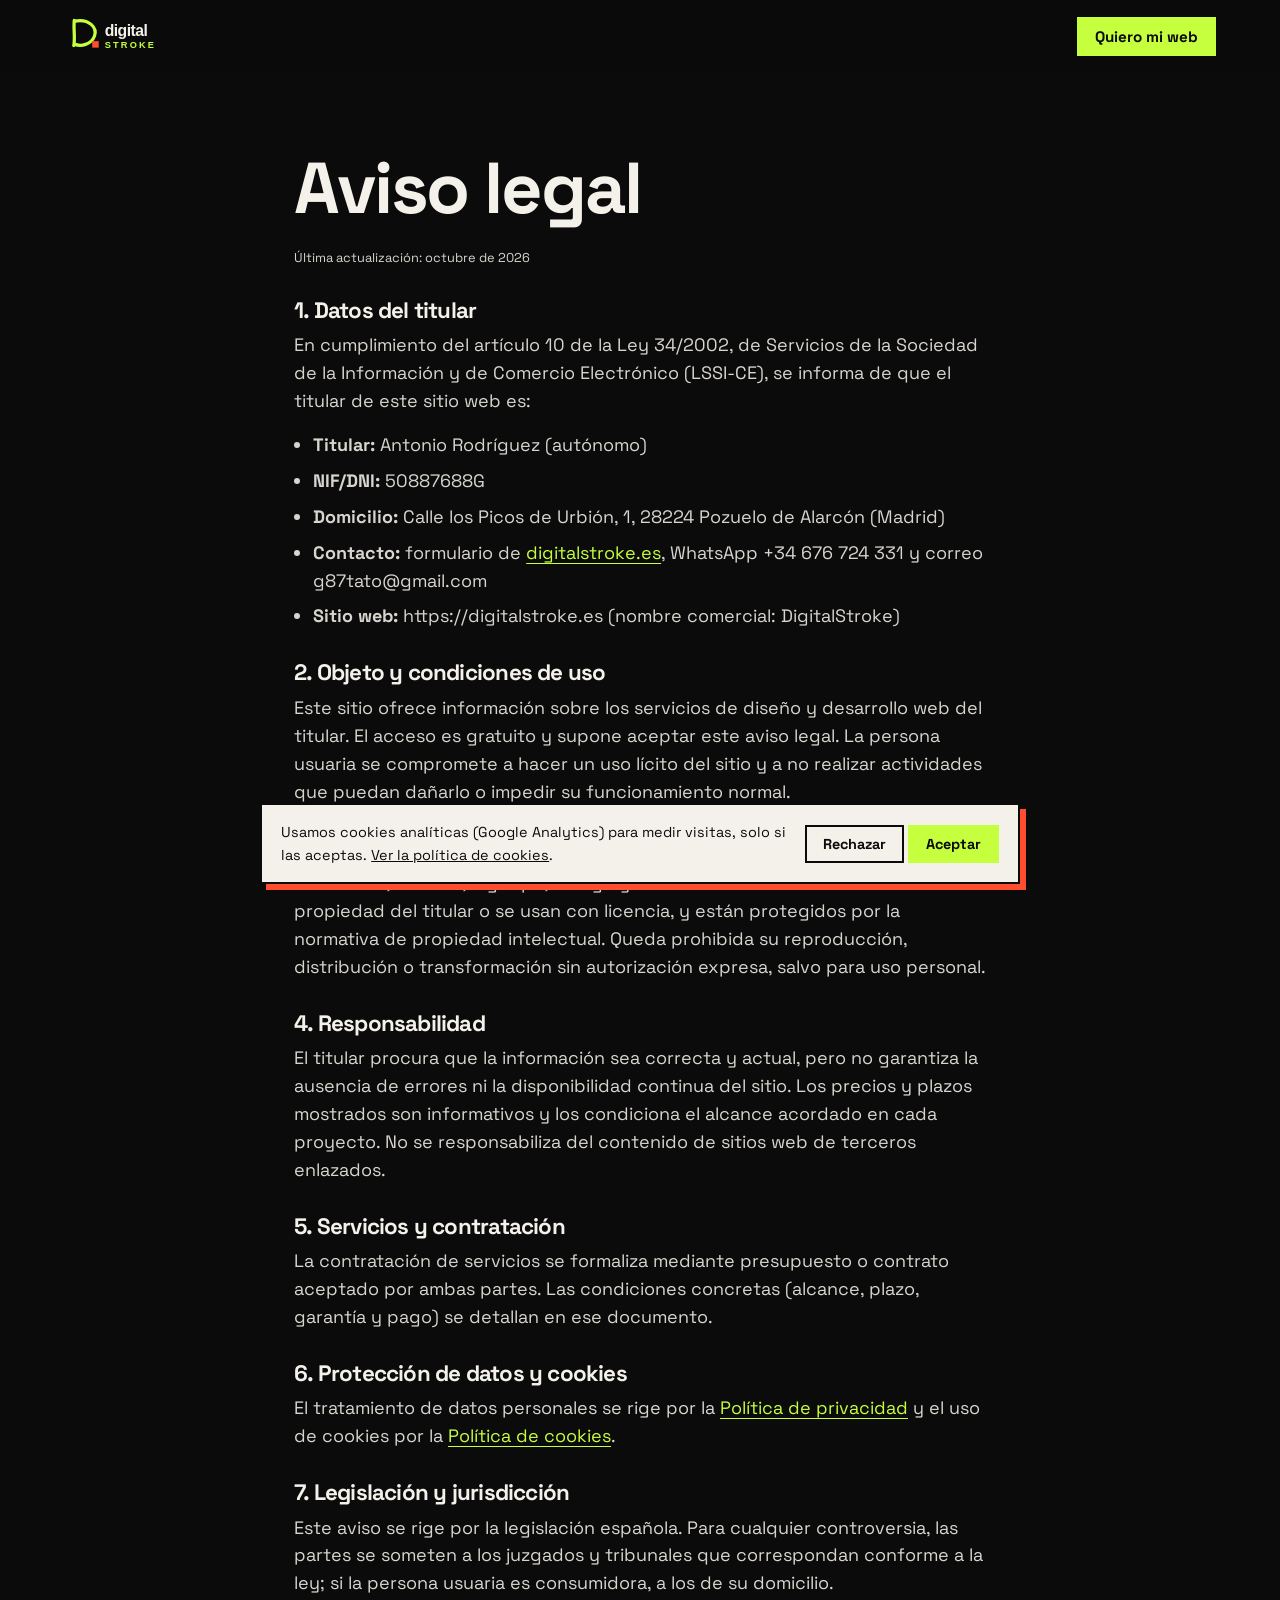
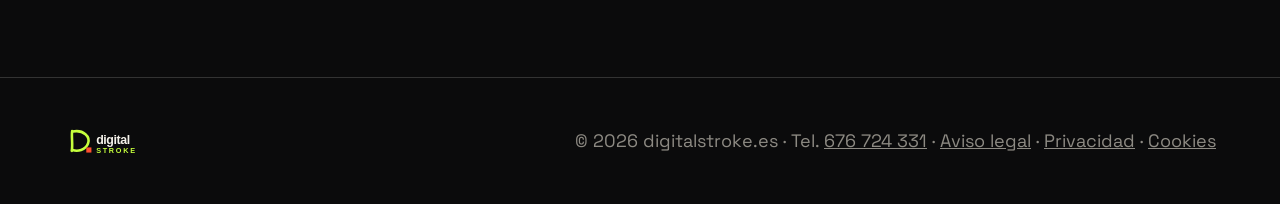
<file: aviso-legal/index.html>
<!doctype html>
<html lang="es">
<head>
<meta charset="utf-8">
<meta name="viewport" content="width=device-width,initial-scale=1">
<title>Aviso legal | DigitalStroke</title>
<meta name="description" content="Aviso legal e información del titular de digitalstroke.es.">
<meta name="robots" content="noindex,follow">
<link rel="canonical" href="https://digitalstroke.es/aviso-legal/">
<link rel="icon" href="../assets/favicon.svg" type="image/svg+xml">
<link href="https://fonts.googleapis.com/css2?family=Space+Grotesk:wght@400;500;700&family=Instrument+Serif:ital@0;1&display=swap" rel="stylesheet">
<link rel="stylesheet" href="../css/style.css?v=18">
</head>
<body>
<header class="nav">
  <a href="../" class="logo" aria-label="DigitalStroke"><img src="../assets/logo.svg?v=3" alt="DigitalStroke" width="152" height="38"></a>
  <nav><a href="../#contacto" class="btn btn-sm">Quiero mi web</a></nav>
</header>
<main class="article legal">
  <article>
    <h1>Aviso legal</h1>
    <p class="note">Última actualización: octubre de 2026</p>

    <h2>1. Datos del titular</h2>
    <p>En cumplimiento del artículo 10 de la Ley 34/2002, de Servicios de la Sociedad de la Información y de Comercio Electrónico (LSSI-CE), se informa de que el titular de este sitio web es:</p>
    <ul>
      <li><strong>Titular:</strong> Antonio Rodríguez (autónomo)</li>
      <li><strong>NIF/DNI:</strong> 50887688G</li>
      <li><strong>Domicilio:</strong> Calle los Picos de Urbión, 1, 28224 Pozuelo de Alarcón (Madrid)</li>
      <li><strong>Contacto:</strong> formulario de <a href="../#contacto">digitalstroke.es</a>, WhatsApp +34 676 724 331 y correo g87tato@gmail.com</li>
      <li><strong>Sitio web:</strong> https://digitalstroke.es (nombre comercial: DigitalStroke)</li>
    </ul>

    <h2>2. Objeto y condiciones de uso</h2>
    <p>Este sitio ofrece información sobre los servicios de diseño y desarrollo web del titular. El acceso es gratuito y supone aceptar este aviso legal. La persona usuaria se compromete a hacer un uso lícito del sitio y a no realizar actividades que puedan dañarlo o impedir su funcionamiento normal.</p>

    <h2>3. Propiedad intelectual e industrial</h2>
    <p>Los textos, diseños, logotipo, código y demás contenidos de este sitio son propiedad del titular o se usan con licencia, y están protegidos por la normativa de propiedad intelectual. Queda prohibida su reproducción, distribución o transformación sin autorización expresa, salvo para uso personal.</p>

    <h2>4. Responsabilidad</h2>
    <p>El titular procura que la información sea correcta y actual, pero no garantiza la ausencia de errores ni la disponibilidad continua del sitio. Los precios y plazos mostrados son informativos y los condiciona el alcance acordado en cada proyecto. No se responsabiliza del contenido de sitios web de terceros enlazados.</p>

    <h2>5. Servicios y contratación</h2>
    <p>La contratación de servicios se formaliza mediante presupuesto o contrato aceptado por ambas partes. Las condiciones concretas (alcance, plazo, garantía y pago) se detallan en ese documento.</p>

    <h2>6. Protección de datos y cookies</h2>
    <p>El tratamiento de datos personales se rige por la <a href="../politica-privacidad/">Política de privacidad</a> y el uso de cookies por la <a href="../politica-cookies/">Política de cookies</a>.</p>

    <h2>7. Legislación y jurisdicción</h2>
    <p>Este aviso se rige por la legislación española. Para cualquier controversia, las partes se someten a los juzgados y tribunales que correspondan conforme a la ley; si la persona usuaria es consumidora, a los de su domicilio.</p>
  </article>
</main>
<footer>
  <img src="../assets/logo.svg?v=3" alt="DigitalStroke" width="120" height="30">
  <p>© <span id="y"></span> digitalstroke.es · Tel. <a href="tel:+34676724331" style="color:inherit">676 724 331</a> · <a href="../aviso-legal/" style="color:inherit">Aviso legal</a> · <a href="../politica-privacidad/" style="color:inherit">Privacidad</a> · <a href="../politica-cookies/" style="color:inherit">Cookies</a></p>
</footer>
<script src="../js/main.js?v=18"></script>
</body>
</html>
</file>
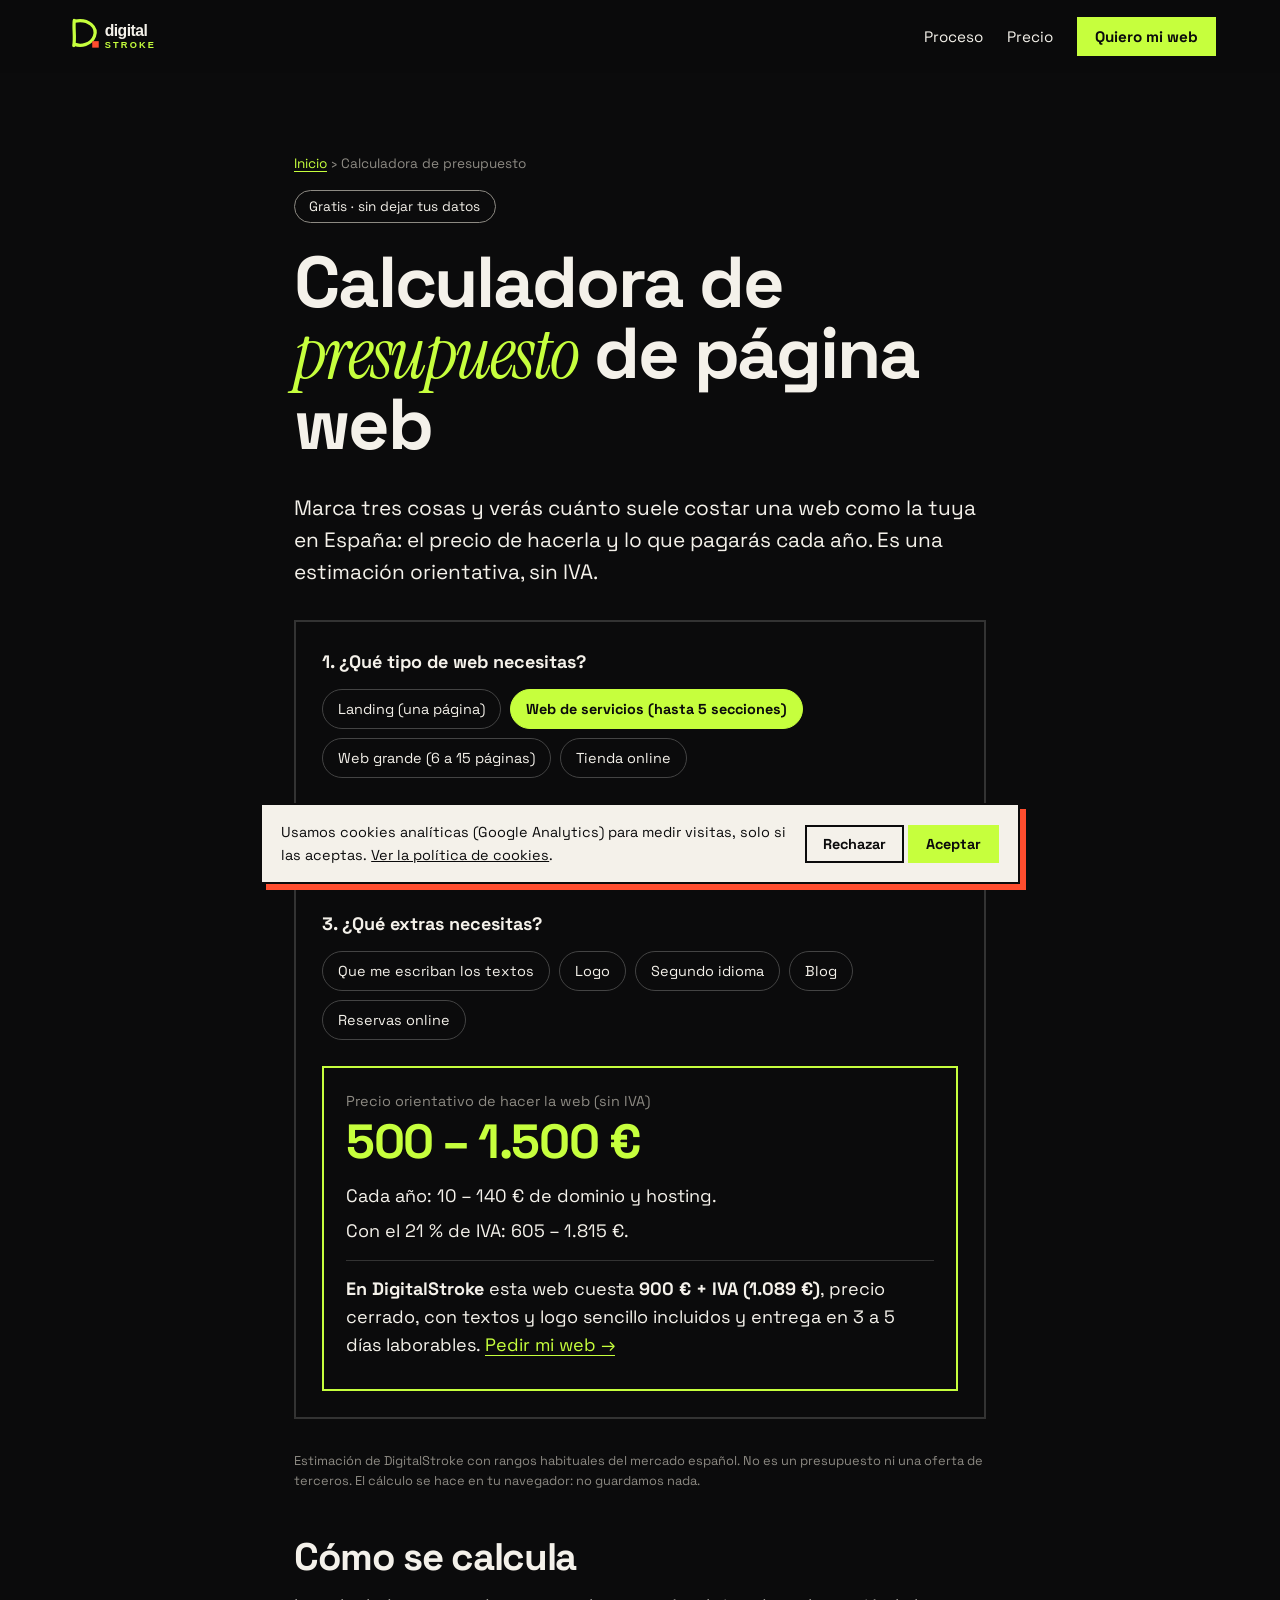
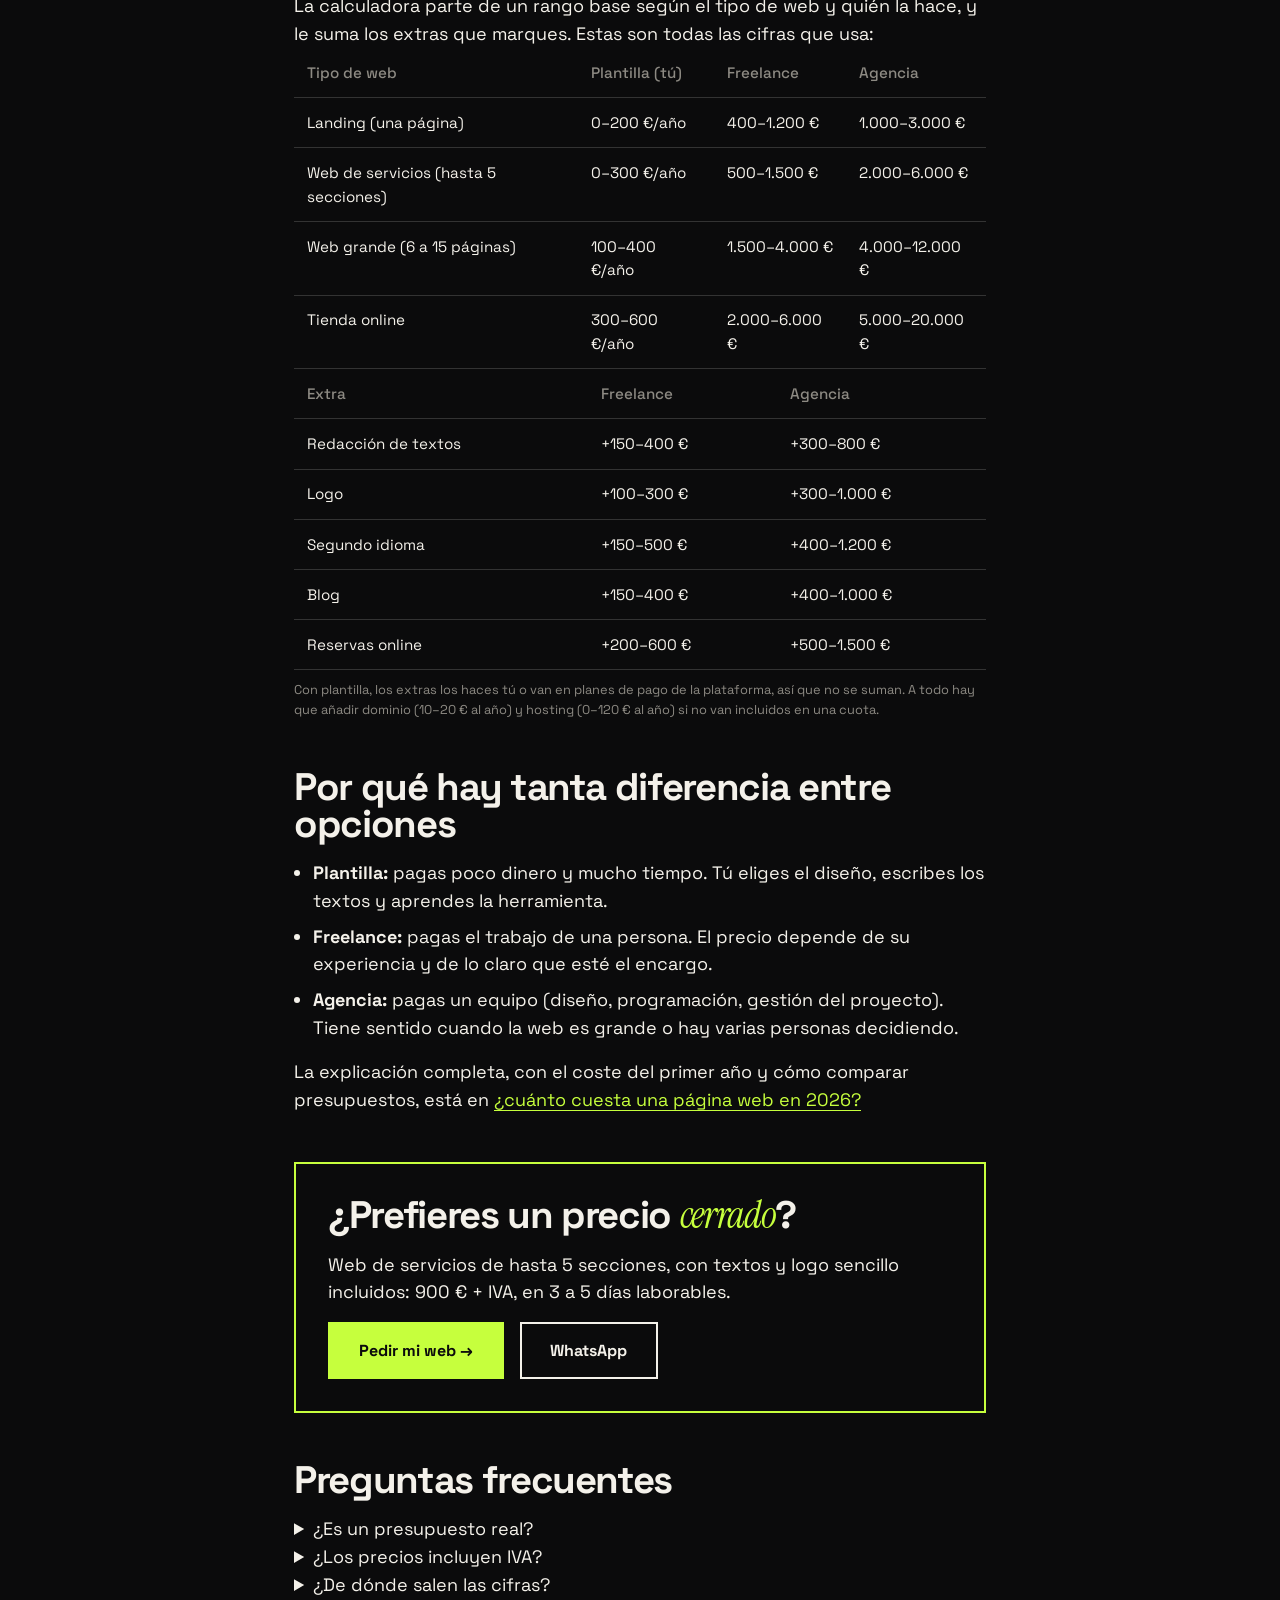
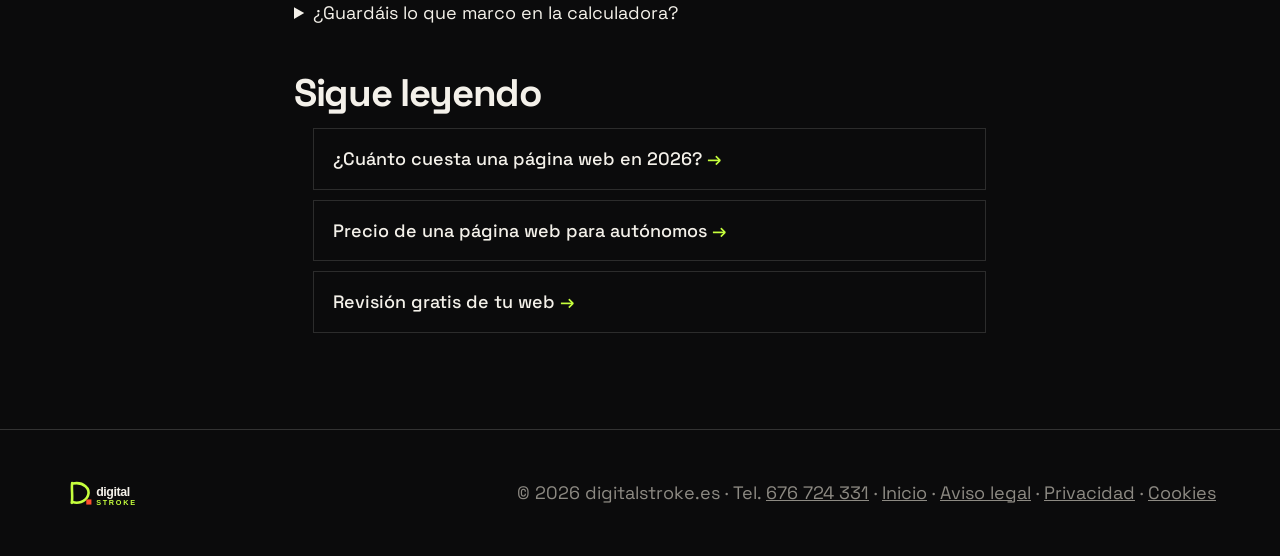
<file: calculadora-presupuesto-pagina-web/index.html>
<!doctype html>
<html lang="es">
<head>
<meta charset="utf-8">
<meta name="viewport" content="width=device-width,initial-scale=1">
<title>Calculadora de presupuesto de página web | DigitalStroke</title>
<meta name="description" content="Calcula en 30 segundos cuánto cuesta tu página web: elige el tipo de web, quién la hace y los extras, y obtén un presupuesto orientativo de diseño web y su coste anual.">
<meta name="robots" content="index,follow,max-image-preview:large">
<link rel="canonical" href="https://digitalstroke.es/calculadora-presupuesto-pagina-web/">
<link rel="icon" href="../assets/favicon.svg" type="image/svg+xml">
<meta property="og:title" content="Calculadora de presupuesto de página web">
<meta property="og:description" content="Elige el tipo de web, quién la hace y los extras, y obtén un presupuesto orientativo en 30 segundos.">
<meta property="og:type" content="website">
<meta property="og:url" content="https://digitalstroke.es/calculadora-presupuesto-pagina-web/">
<meta property="og:locale" content="es_ES">
<meta property="og:site_name" content="DigitalStroke">
<meta property="og:image" content="https://digitalstroke.es/assets/og.png">
<meta property="og:image:width" content="1200">
<meta property="og:image:height" content="630">
<meta name="twitter:card" content="summary_large_image">
<link rel="preconnect" href="https://fonts.googleapis.com">
<link rel="preconnect" href="https://fonts.gstatic.com" crossorigin>
<link href="https://fonts.googleapis.com/css2?family=Space+Grotesk:wght@400;500;700&family=Instrument+Serif:ital@0;1&display=swap" rel="stylesheet">
<link rel="stylesheet" href="../css/style.css?v=18">
<style>
.calc{border:2px solid #333;padding:1.6rem;margin:2rem 0}
.calc fieldset{border:0;padding:0;margin:0 0 1.6rem;display:flex;flex-wrap:wrap;gap:.55rem;min-width:0}
.calc legend{width:100%;padding:0;margin:0 0 .8rem;font-weight:700;color:var(--fg)}
.calc label.pill{display:inline-flex;color:var(--fg);font-size:.9rem}
.calc-out{border:2px solid var(--lime);padding:1.4rem;margin-top:.4rem}
.calc-out .k{color:var(--mut);font-size:.9rem;margin:0}
.calc-out .v{font-size:clamp(1.8rem,6vw,3rem);font-weight:700;letter-spacing:-.03em;line-height:1.1;margin:.2rem 0 .8rem;color:var(--lime)}
.calc-out p{margin:.5rem 0}
.calc-out .ds{border-top:1px solid #333;padding-top:.9rem;margin-top:.9rem}
</style>
<script type="application/ld+json">
{"@context": "https://schema.org", "@type": "WebApplication", "name": "Calculadora de presupuesto de página web", "url": "https://digitalstroke.es/calculadora-presupuesto-pagina-web/", "applicationCategory": "BusinessApplication", "operatingSystem": "Cualquiera (navegador web)", "inLanguage": "es-ES", "description": "Calculadora gratuita que estima el precio orientativo de una página web en España según el tipo de web, quién la hace y los extras.", "offers": {"@type": "Offer", "price": "0", "priceCurrency": "EUR"}, "publisher": {"@id": "https://digitalstroke.es/#empresa"}}
</script>
<script type="application/ld+json">
{"@context": "https://schema.org", "@type": "FAQPage", "mainEntity": [{"@type": "Question", "name": "¿Es un presupuesto real?", "acceptedAnswer": {"@type": "Answer", "text": "No. Es una estimación orientativa hecha con rangos habituales del mercado español. Un presupuesto real depende del alcance concreto y debe dártelo por escrito quien vaya a hacer la web."}}, {"@type": "Question", "name": "¿Los precios incluyen IVA?", "acceptedAnswer": {"@type": "Answer", "text": "No. Los rangos son sin IVA, que es como suelen darse los presupuestos. Para una web hecha en España hay que sumar el 21 %."}}, {"@type": "Question", "name": "¿De dónde salen las cifras?", "acceptedAnswer": {"@type": "Answer", "text": "Son estimaciones de DigitalStroke. La tabla completa con todas las cifras que usa la calculadora está publicada en esta misma página."}}, {"@type": "Question", "name": "¿Guardáis lo que marco en la calculadora?", "acceptedAnswer": {"@type": "Answer", "text": "No. El cálculo se hace en tu navegador y no se envía a ningún sitio."}}]}
</script>
<script type="application/ld+json">
{"@context": "https://schema.org", "@type": "BreadcrumbList", "itemListElement": [{"@type": "ListItem", "position": 1, "name": "Inicio", "item": "https://digitalstroke.es/"}, {"@type": "ListItem", "position": 2, "name": "Calculadora de presupuesto", "item": "https://digitalstroke.es/calculadora-presupuesto-pagina-web/"}]}
</script>
</head>
<body>
<header class="nav">
  <a href="../" class="logo" aria-label="DigitalStroke"><img src="../assets/logo.svg?v=3" alt="DigitalStroke" width="152" height="38"></a>
  <nav><a href="../#proceso">Proceso</a><a href="../#precio">Precio</a><a href="../#contacto" class="btn btn-sm">Quiero mi web</a></nav>
</header>

<main class="article">
  <article>
    <p class="crumbs"><a href="../">Inicio</a> › Calculadora de presupuesto</p>
    <p class="tag">Gratis · sin dejar tus datos</p>
    <h1>Calculadora de <em>presupuesto</em> de página web</h1>
    <p class="lead">Marca tres cosas y verás cuánto suele costar una web como la tuya en España: el precio de hacerla y lo que pagarás cada año. Es una estimación orientativa, sin IVA.</p>

    <div class="calc" id="calc">
      <fieldset>
        <legend>1. ¿Qué tipo de web necesitas?</legend>
        <label class="pill"><input type="radio" name="tipo" value="landing"><span>Landing (una página)</span></label>
        <label class="pill"><input type="radio" name="tipo" value="servicios" checked><span>Web de servicios (hasta 5 secciones)</span></label>
        <label class="pill"><input type="radio" name="tipo" value="grande"><span>Web grande (6 a 15 páginas)</span></label>
        <label class="pill"><input type="radio" name="tipo" value="tienda"><span>Tienda online</span></label>
      </fieldset>
      <fieldset>
        <legend>2. ¿Quién la va a hacer?</legend>
        <label class="pill"><input type="radio" name="quien" value="plantilla"><span>Yo, con una plantilla</span></label>
        <label class="pill"><input type="radio" name="quien" value="freelance" checked><span>Un freelance</span></label>
        <label class="pill"><input type="radio" name="quien" value="agencia"><span>Una agencia</span></label>
      </fieldset>
      <fieldset>
        <legend>3. ¿Qué extras necesitas?</legend>
        <label class="pill"><input type="checkbox" name="extra" value="textos"><span>Que me escriban los textos</span></label>
        <label class="pill"><input type="checkbox" name="extra" value="logo"><span>Logo</span></label>
        <label class="pill"><input type="checkbox" name="extra" value="idioma"><span>Segundo idioma</span></label>
        <label class="pill"><input type="checkbox" name="extra" value="blog"><span>Blog</span></label>
        <label class="pill"><input type="checkbox" name="extra" value="reservas"><span>Reservas online</span></label>
      </fieldset>
      <div class="calc-out" id="out" role="status" aria-live="polite">
        <p class="k">Precio orientativo de hacer la web (sin IVA)</p>
        <p class="v" id="o-precio">500 – 1.500 €</p>
        <p id="o-anual">Cada año: 10 – 140 € de dominio y hosting.</p>
        <p id="o-nota"></p>
        <p class="ds" id="o-ds"></p>
      </div>
      <noscript><p class="note">La calculadora necesita JavaScript. Tienes todas las cifras en la tabla de abajo.</p></noscript>
    </div>
    <p class="note">Estimación de DigitalStroke con rangos habituales del mercado español. No es un presupuesto ni una oferta de terceros. El cálculo se hace en tu navegador: no guardamos nada.</p>

    <h2>Cómo se calcula</h2>
    <p>La calculadora parte de un rango base según el tipo de web y quién la hace, y le suma los extras que marques. Estas son todas las cifras que usa:</p>
    <div class="table-wrap"><table>
      <thead><tr><th>Tipo de web</th><th>Plantilla (tú)</th><th>Freelance</th><th>Agencia</th></tr></thead>
      <tbody>
        <tr><td>Landing (una página)</td><td>0–200 €/año</td><td>400–1.200 €</td><td>1.000–3.000 €</td></tr>
        <tr><td>Web de servicios (hasta 5 secciones)</td><td>0–300 €/año</td><td>500–1.500 €</td><td>2.000–6.000 €</td></tr>
        <tr><td>Web grande (6 a 15 páginas)</td><td>100–400 €/año</td><td>1.500–4.000 €</td><td>4.000–12.000 €</td></tr>
        <tr><td>Tienda online</td><td>300–600 €/año</td><td>2.000–6.000 €</td><td>5.000–20.000 €</td></tr>
      </tbody>
    </table></div>
    <div class="table-wrap"><table>
      <thead><tr><th>Extra</th><th>Freelance</th><th>Agencia</th></tr></thead>
      <tbody>
        <tr><td>Redacción de textos</td><td>+150–400 €</td><td>+300–800 €</td></tr>
        <tr><td>Logo</td><td>+100–300 €</td><td>+300–1.000 €</td></tr>
        <tr><td>Segundo idioma</td><td>+150–500 €</td><td>+400–1.200 €</td></tr>
        <tr><td>Blog</td><td>+150–400 €</td><td>+400–1.000 €</td></tr>
        <tr><td>Reservas online</td><td>+200–600 €</td><td>+500–1.500 €</td></tr>
      </tbody>
    </table></div>
    <p class="note">Con plantilla, los extras los haces tú o van en planes de pago de la plataforma, así que no se suman. A todo hay que añadir dominio (10–20 € al año) y hosting (0–120 € al año) si no van incluidos en una cuota.</p>

    <h2>Por qué hay tanta diferencia entre opciones</h2>
    <ul>
      <li><strong>Plantilla:</strong> pagas poco dinero y mucho tiempo. Tú eliges el diseño, escribes los textos y aprendes la herramienta.</li>
      <li><strong>Freelance:</strong> pagas el trabajo de una persona. El precio depende de su experiencia y de lo claro que esté el encargo.</li>
      <li><strong>Agencia:</strong> pagas un equipo (diseño, programación, gestión del proyecto). Tiene sentido cuando la web es grande o hay varias personas decidiendo.</li>
    </ul>
    <p>La explicación completa, con el coste del primer año y cómo comparar presupuestos, está en <a href="../cuanto-cuesta-una-pagina-web/">¿cuánto cuesta una página web en 2026?</a></p>

    <div class="cta-box">
      <h2>¿Prefieres un precio <em>cerrado</em>?</h2>
      <p>Web de servicios de hasta 5 secciones, con textos y logo sencillo incluidos: 900 € + IVA, en 3 a 5 días laborables.</p>
      <a href="../#contacto" class="btn">Pedir mi web →</a>
      <a href="https://wa.me/34676724331?text=Hola%2C%20he%20usado%20la%20calculadora%20y%20quiero%20un%20presupuesto" class="btn btn-ghost" data-wa>WhatsApp</a>
    </div>

    <h2>Preguntas frecuentes</h2>
<details><summary>¿Es un presupuesto real?</summary><p>No. Es una estimación orientativa hecha con rangos habituales del mercado español. Un presupuesto real depende del alcance concreto y debe dártelo por escrito quien vaya a hacer la web.</p></details>
<details><summary>¿Los precios incluyen IVA?</summary><p>No. Los rangos son sin IVA, que es como suelen darse los presupuestos. Para una web hecha en España hay que sumar el 21 %.</p></details>
<details><summary>¿De dónde salen las cifras?</summary><p>Son estimaciones de DigitalStroke. La tabla completa con todas las cifras que usa la calculadora está publicada en esta misma página.</p></details>
<details><summary>¿Guardáis lo que marco en la calculadora?</summary><p>No. El cálculo se hace en tu navegador y no se envía a ningún sitio.</p></details>

    <h2>Sigue leyendo</h2>
    <ul class="related">
<li><a href="../cuanto-cuesta-una-pagina-web/">¿Cuánto cuesta una página web en 2026?</a></li>
<li><a href="../precio-pagina-web-autonomos/">Precio de una página web para autónomos</a></li>
<li><a href="../revision-web-gratis/">Revisión gratis de tu web</a></li>
    </ul>
  </article>
</main>

<footer>
  <img src="../assets/logo.svg?v=3" alt="DigitalStroke" width="120" height="30">
  <p>© <span id="y"></span> digitalstroke.es · Tel. <a href="tel:+34676724331" style="color:inherit">676 724 331</a> · <a href="../" style="color:inherit">Inicio</a> · <a href="../aviso-legal/" style="color:inherit">Aviso legal</a> · <a href="../politica-privacidad/" style="color:inherit">Privacidad</a> · <a href="../politica-cookies/" style="color:inherit">Cookies</a></p>
</footer>
<script>
(() => {
  const BASE = {
    plantilla: { landing: [0, 200], servicios: [0, 300], grande: [100, 400], tienda: [300, 600] },
    freelance: { landing: [400, 1200], servicios: [500, 1500], grande: [1500, 4000], tienda: [2000, 6000] },
    agencia: { landing: [1000, 3000], servicios: [2000, 6000], grande: [4000, 12000], tienda: [5000, 20000] }
  };
  const EXTRA = {
    freelance: { textos: [150, 400], logo: [100, 300], idioma: [150, 500], blog: [150, 400], reservas: [200, 600] },
    agencia: { textos: [300, 800], logo: [300, 1000], idioma: [400, 1200], blog: [400, 1000], reservas: [500, 1500] }
  };
  const box = document.getElementById('calc');
  const $ = id => document.getElementById(id);
  const eur = n => String(n).replace(/\B(?=(\d{3})+$)/g, '.');
  function calc() {
    const tipo = box.querySelector('[name=tipo]:checked').value;
    const quien = box.querySelector('[name=quien]:checked').value;
    const extras = [...box.querySelectorAll('[name=extra]:checked')].map(e => e.value);
    let [lo, hi] = BASE[quien][tipo];
    if (quien === 'plantilla') {
      $('o-precio').textContent = eur(lo) + ' – ' + eur(hi) + ' € al año';
      $('o-anual').textContent = 'Es una cuota anual: suele incluir el hosting y, a veces, el dominio.';
      $('o-nota').textContent = 'Además pones tu tiempo: elegir el diseño, escribir los textos y aprender la herramienta.' +
        (extras.length ? ' Los extras que has marcado los haces tú o van en planes de pago más caros.' : '');
    } else {
      extras.forEach(x => { lo += EXTRA[quien][x][0]; hi += EXTRA[quien][x][1]; });
      $('o-precio').textContent = eur(lo) + ' – ' + eur(hi) + ' €';
      $('o-anual').textContent = 'Cada año: 10 – 140 € de dominio y hosting.' + (tipo === 'tienda' ? ' Una tienda suele necesitar además mantenimiento.' : '');
      $('o-nota').textContent = 'Con el 21 % de IVA: ' + eur(Math.round(lo * 1.21)) + ' – ' + eur(Math.round(hi * 1.21)) + ' €.';
    }
    const fuera = tipo === 'tienda' || tipo === 'grande' || extras.some(x => ['idioma', 'blog', 'reservas'].includes(x));
    $('o-ds').innerHTML = fuera
      ? '<strong>En DigitalStroke</strong> no hacemos tiendas online, y las webs de más de 5 secciones, el blog, las reservas y los idiomas se presupuestan aparte. <a href="../#contacto">Cuéntanos tu caso</a> y te decimos un precio cerrado.'
      : '<strong>En DigitalStroke</strong> esta web cuesta <strong>900 € + IVA (1.089 €)</strong>, precio cerrado, con textos y logo sencillo incluidos y entrega en 3 a 5 días laborables. <a href="../#contacto">Pedir mi web →</a>';
  }
  box.addEventListener('change', () => { calc(); if (window.gtag) gtag('event', 'calculadora_uso'); });
  calc();
})();
</script>
<script src="../js/main.js?v=18"></script>
</body>
</html>
</file>
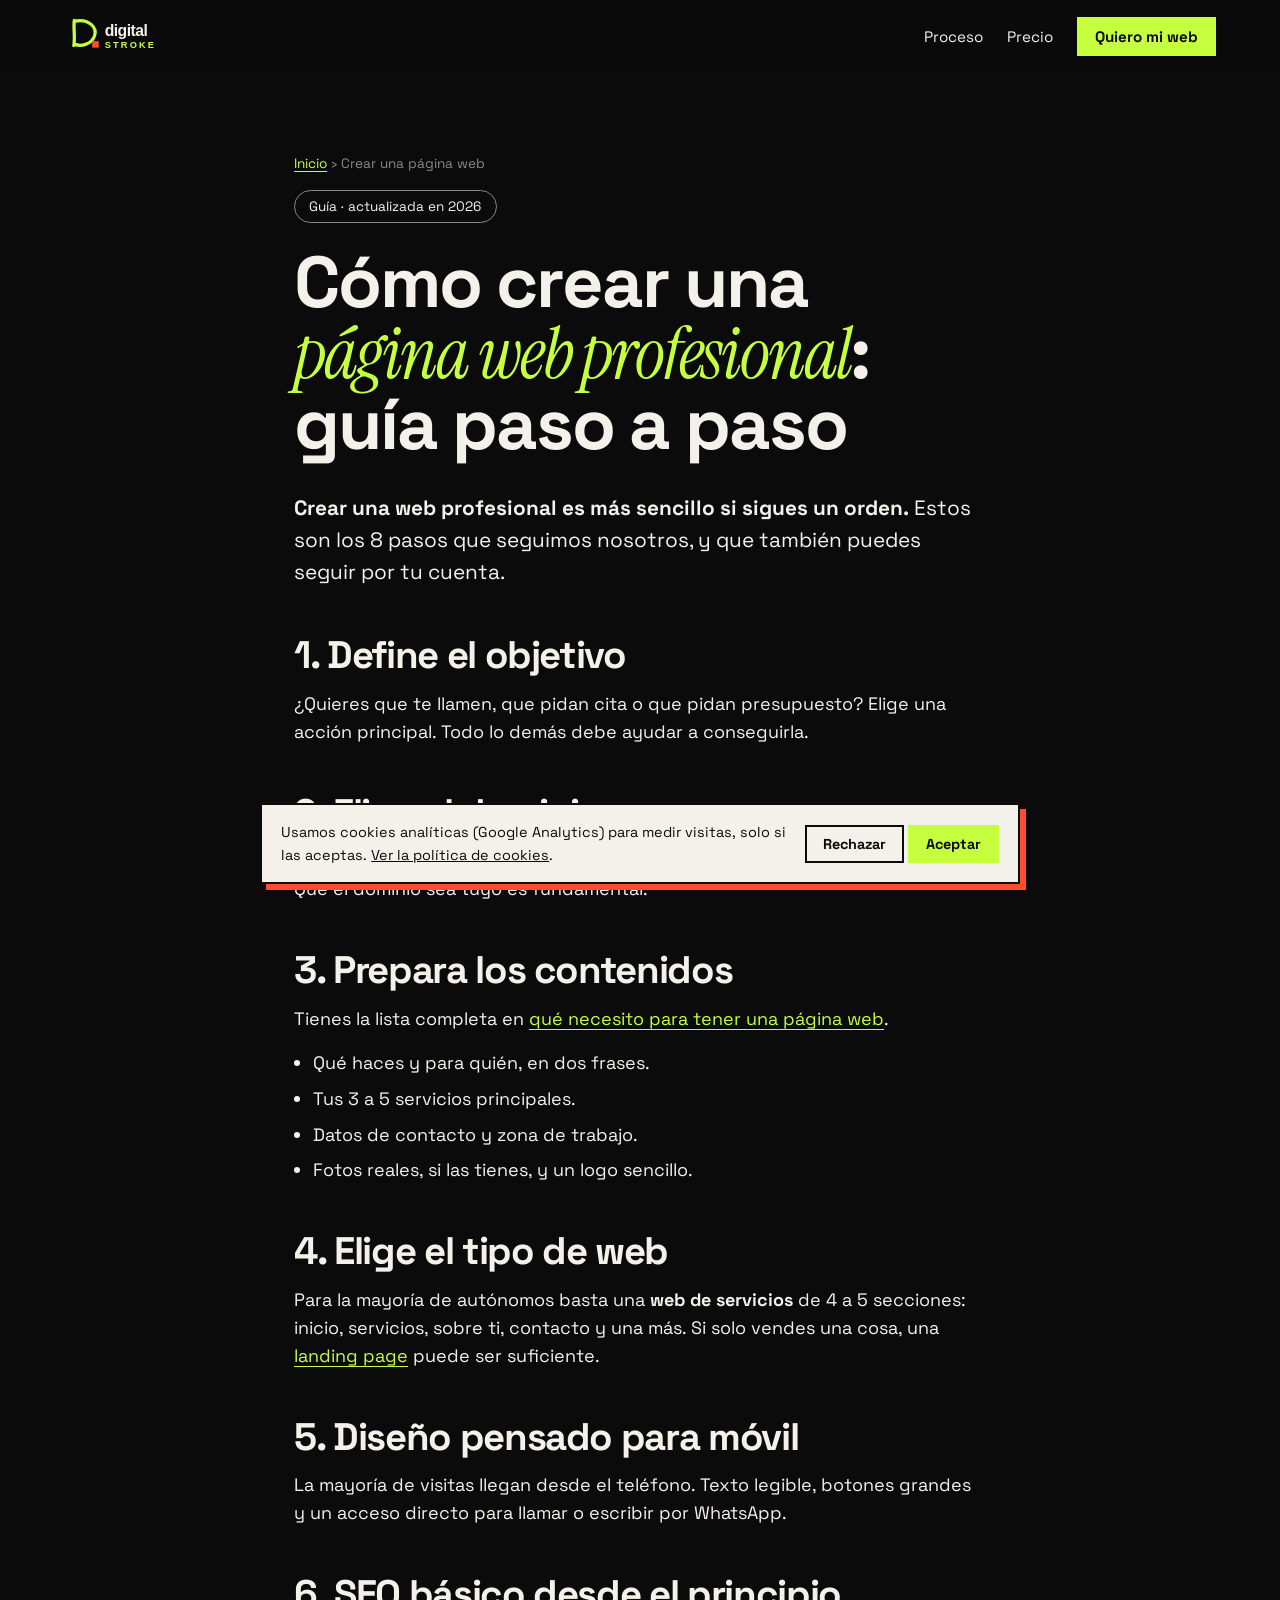
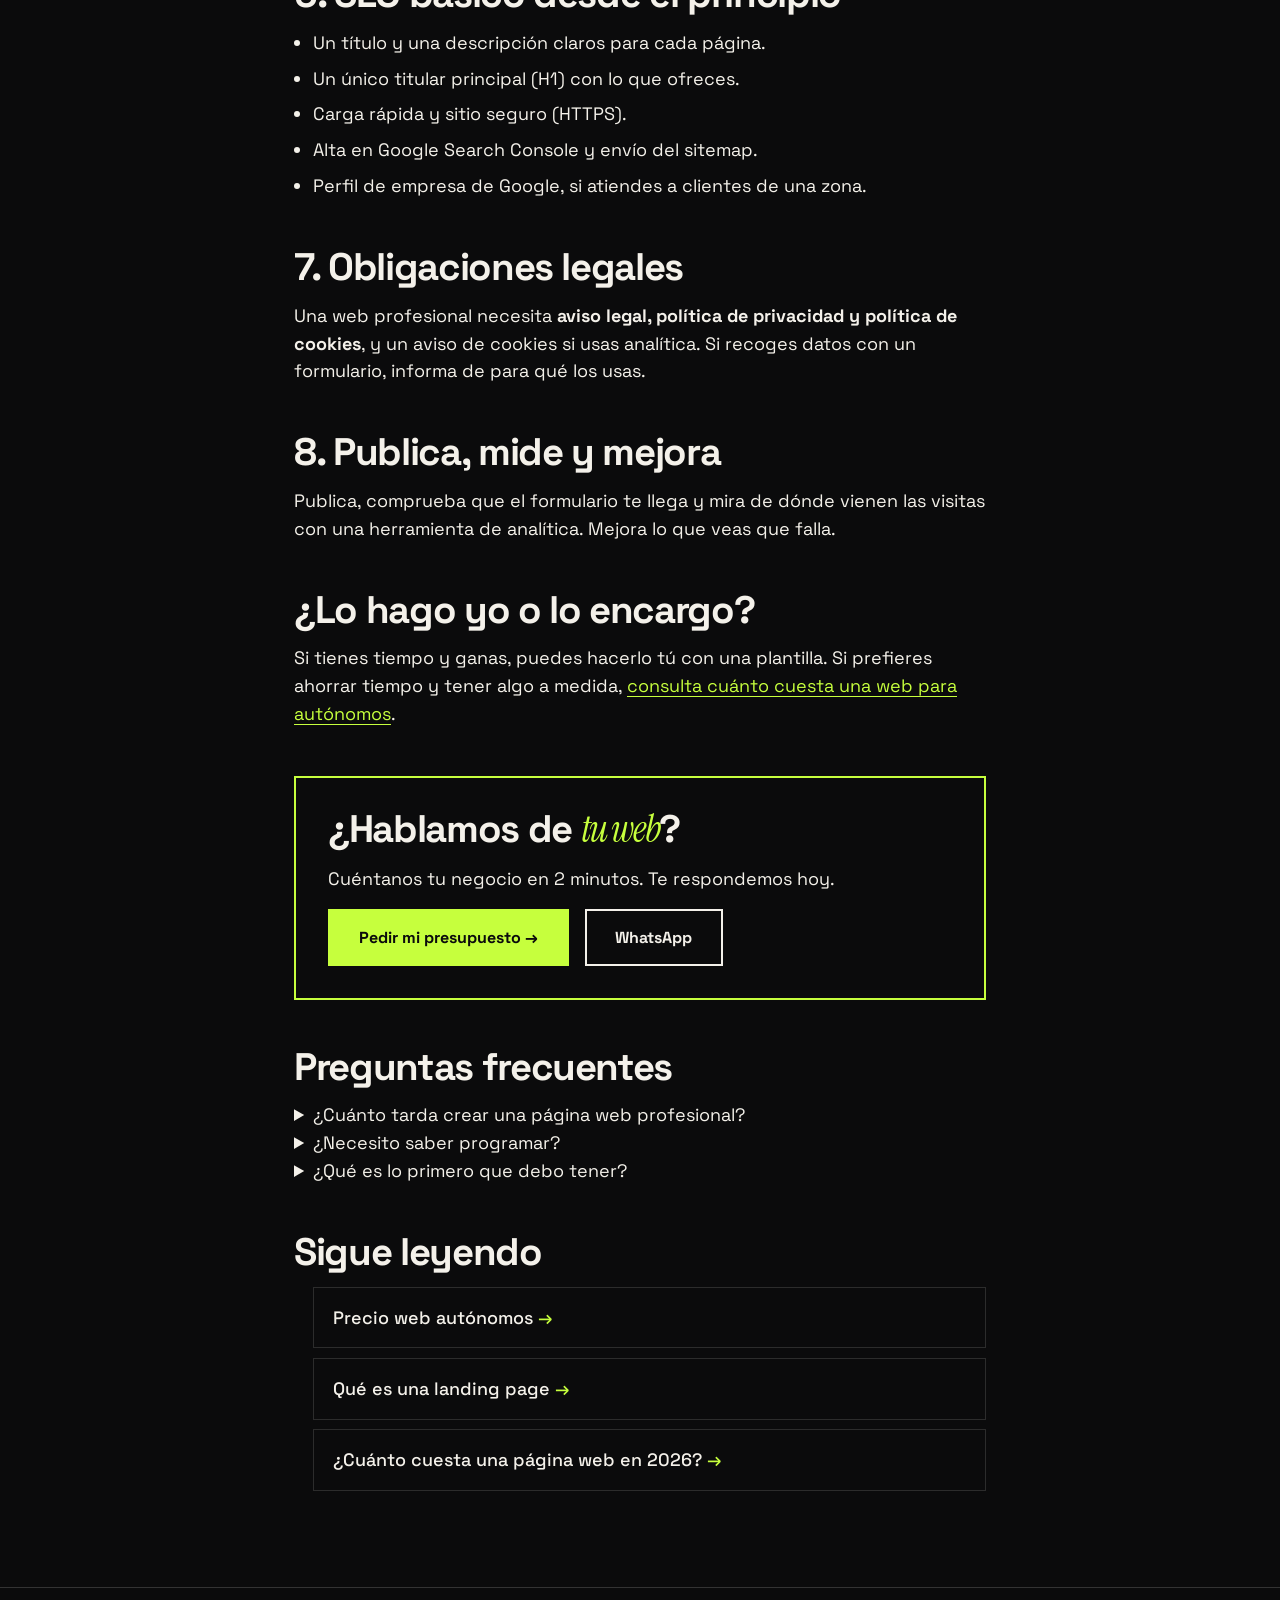
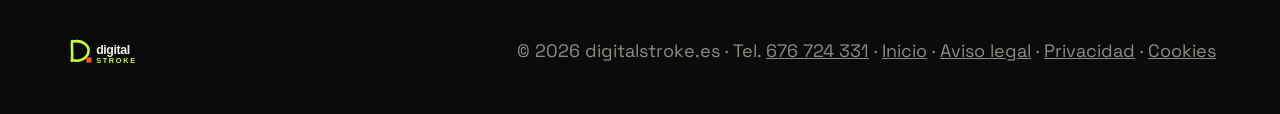
<file: crear-pagina-web-profesional/index.html>
<!doctype html>
<html lang="es">
<head>
<meta charset="utf-8">
<meta name="viewport" content="width=device-width,initial-scale=1">
<title>Crear una página web profesional paso a paso | DigitalStroke</title>
<meta name="description" content="Cómo crear una página web profesional para tu negocio en 8 pasos: objetivo, dominio, contenido, diseño, SEO básico, legal y publicación.">
<meta name="robots" content="index,follow,max-image-preview:large">
<link rel="canonical" href="https://digitalstroke.es/crear-pagina-web-profesional/">
<link rel="icon" href="../assets/favicon.svg" type="image/svg+xml">
<meta property="og:title" content="Crear una página web profesional: guía paso a paso">
<meta property="og:description" content="Cómo crear una página web profesional para tu negocio en 8 pasos: objetivo, dominio, contenido, diseño, SEO básico, legal y publicación.">
<meta property="og:type" content="article">
<meta property="og:url" content="https://digitalstroke.es/crear-pagina-web-profesional/">
<meta property="og:locale" content="es_ES">
<meta property="og:site_name" content="DigitalStroke">
<meta property="og:image" content="https://digitalstroke.es/assets/og.png">
<meta property="og:image:width" content="1200">
<meta property="og:image:height" content="630">
<meta name="twitter:card" content="summary_large_image">
<link rel="preconnect" href="https://fonts.googleapis.com">
<link rel="preconnect" href="https://fonts.gstatic.com" crossorigin>
<link href="https://fonts.googleapis.com/css2?family=Space+Grotesk:wght@400;500;700&family=Instrument+Serif:ital@0;1&display=swap" rel="stylesheet">
<link rel="stylesheet" href="../css/style.css?v=18">
<script type="application/ld+json">
{"@context": "https://schema.org", "@type": "Article", "headline": "Crear una página web profesional: guía paso a paso", "description": "Cómo crear una página web profesional para tu negocio en 8 pasos: objetivo, dominio, contenido, diseño, SEO básico, legal y publicación.", "inLanguage": "es-ES", "datePublished": "2026-10-08", "dateModified": "2026-10-08", "mainEntityOfPage": "https://digitalstroke.es/crear-pagina-web-profesional/", "author": {"@type": "Organization", "name": "DigitalStroke", "url": "https://digitalstroke.es/"}, "publisher": {"@type": "Organization", "name": "DigitalStroke", "url": "https://digitalstroke.es/"}}
</script>
<script type="application/ld+json">
{"@context": "https://schema.org", "@type": "FAQPage", "mainEntity": [{"@type": "Question", "name": "¿Cuánto tarda crear una página web profesional?", "acceptedAnswer": {"@type": "Answer", "text": "Depende del proyecto. En DigitalStroke, una web de servicios de hasta 5 secciones se entrega en 3 a 5 días laborables."}}, {"@type": "Question", "name": "¿Necesito saber programar?", "acceptedAnswer": {"@type": "Answer", "text": "No. Con una plantilla puedes hacerla tú, o puedes encargarla y limitarte a darnos la información de tu negocio."}}, {"@type": "Question", "name": "¿Qué es lo primero que debo tener?", "acceptedAnswer": {"@type": "Answer", "text": "Tener claro qué quieres conseguir y tus servicios principales. Con eso, el resto es mucho más rápido."}}]}
</script>
<script type="application/ld+json">
{"@context": "https://schema.org", "@type": "BreadcrumbList", "itemListElement": [{"@type": "ListItem", "position": 1, "name": "Inicio", "item": "https://digitalstroke.es/"}, {"@type": "ListItem", "position": 2, "name": "Crear una página web", "item": "https://digitalstroke.es/crear-pagina-web-profesional/"}]}
</script>
</head>
<body>
<header class="nav">
  <a href="../" class="logo" aria-label="DigitalStroke"><img src="../assets/logo.svg?v=3" alt="DigitalStroke" width="152" height="38"></a>
  <nav><a href="../#proceso">Proceso</a><a href="../#precio">Precio</a><a href="../#contacto" class="btn btn-sm">Quiero mi web</a></nav>
</header>

<main class="article">
  <article>
    <p class="crumbs"><a href="../">Inicio</a> › Crear una página web</p>
    <p class="tag">Guía · actualizada en 2026</p>
    <h1>Cómo crear una <em>página web profesional</em>: guía paso a paso</h1>
    <p class="lead"><strong>Crear una web profesional es más sencillo si sigues un orden.</strong> Estos son los 8 pasos que seguimos nosotros, y que también puedes seguir por tu cuenta.</p>

<h2>1. Define el objetivo</h2>
<p>¿Quieres que te llamen, que pidan cita o que pidan presupuesto? Elige una acción principal. Todo lo demás debe ayudar a conseguirla.</p>

<h2>2. Elige el dominio</h2>
<p>Corto, fácil de decir y sin guiones. Cómpralo a tu nombre (unos 10–20 € al año). Que el dominio sea tuyo es fundamental.</p>

<h2>3. Prepara los contenidos</h2>
<p>Tienes la lista completa en <a href="../que-necesito-para-tener-una-pagina-web/">qué necesito para tener una página web</a>.</p>
<ul>
<li>Qué haces y para quién, en dos frases.</li>
<li>Tus 3 a 5 servicios principales.</li>
<li>Datos de contacto y zona de trabajo.</li>
<li>Fotos reales, si las tienes, y un logo sencillo.</li>
</ul>

<h2>4. Elige el tipo de web</h2>
<p>Para la mayoría de autónomos basta una <strong>web de servicios</strong> de 4 a 5 secciones: inicio, servicios, sobre ti, contacto y una más. Si solo vendes una cosa, una <a href="../landing-page-que-es-y-cuanto-cuesta/">landing page</a> puede ser suficiente.</p>

<h2>5. Diseño pensado para móvil</h2>
<p>La mayoría de visitas llegan desde el teléfono. Texto legible, botones grandes y un acceso directo para llamar o escribir por WhatsApp.</p>

<h2>6. SEO básico desde el principio</h2>
<ul>
<li>Un título y una descripción claros para cada página.</li>
<li>Un único titular principal (H1) con lo que ofreces.</li>
<li>Carga rápida y sitio seguro (HTTPS).</li>
<li>Alta en Google Search Console y envío del sitemap.</li>
<li>Perfil de empresa de Google, si atiendes a clientes de una zona.</li>
</ul>

<h2>7. Obligaciones legales</h2>
<p>Una web profesional necesita <strong>aviso legal, política de privacidad y política de cookies</strong>, y un aviso de cookies si usas analítica. Si recoges datos con un formulario, informa de para qué los usas.</p>

<h2>8. Publica, mide y mejora</h2>
<p>Publica, comprueba que el formulario te llega y mira de dónde vienen las visitas con una herramienta de analítica. Mejora lo que veas que falla.</p>

<h2>¿Lo hago yo o lo encargo?</h2>
<p>Si tienes tiempo y ganas, puedes hacerlo tú con una plantilla. Si prefieres ahorrar tiempo y tener algo a medida, <a href="../precio-pagina-web-autonomos/">consulta cuánto cuesta una web para autónomos</a>.</p>

    <div class="cta-box">
      <h2>¿Hablamos de <em>tu web</em>?</h2>
      <p>Cuéntanos tu negocio en 2 minutos. Te respondemos hoy.</p>
      <a href="../#contacto" class="btn">Pedir mi presupuesto →</a>
      <a href="https://wa.me/34676724331?text=Hola%2C%20quiero%20una%20web%20para%20mi%20negocio" class="btn btn-ghost">WhatsApp</a>
    </div>

    <h2>Preguntas frecuentes</h2>
<details><summary>¿Cuánto tarda crear una página web profesional?</summary><p>Depende del proyecto. En DigitalStroke, una web de servicios de hasta 5 secciones se entrega en 3 a 5 días laborables.</p></details>
<details><summary>¿Necesito saber programar?</summary><p>No. Con una plantilla puedes hacerla tú, o puedes encargarla y limitarte a darnos la información de tu negocio.</p></details>
<details><summary>¿Qué es lo primero que debo tener?</summary><p>Tener claro qué quieres conseguir y tus servicios principales. Con eso, el resto es mucho más rápido.</p></details>

    <h2>Sigue leyendo</h2>
    <ul class="related">
<li><a href="../precio-pagina-web-autonomos/">Precio web autónomos</a></li>
<li><a href="../landing-page-que-es-y-cuanto-cuesta/">Qué es una landing page</a></li>
<li><a href="../cuanto-cuesta-una-pagina-web/">¿Cuánto cuesta una página web en 2026?</a></li>
    </ul>
  </article>
</main>

<footer>
  <img src="../assets/logo.svg?v=3" alt="DigitalStroke" width="120" height="30">
  <p>© <span id="y"></span> digitalstroke.es · Tel. <a href="tel:+34676724331" style="color:inherit">676 724 331</a> · <a href="../" style="color:inherit">Inicio</a> · <a href="../aviso-legal/" style="color:inherit">Aviso legal</a> · <a href="../politica-privacidad/" style="color:inherit">Privacidad</a> · <a href="../politica-cookies/" style="color:inherit">Cookies</a></p>
</footer>
<script src="../js/main.js?v=18"></script>
</body>
</html>
</file>
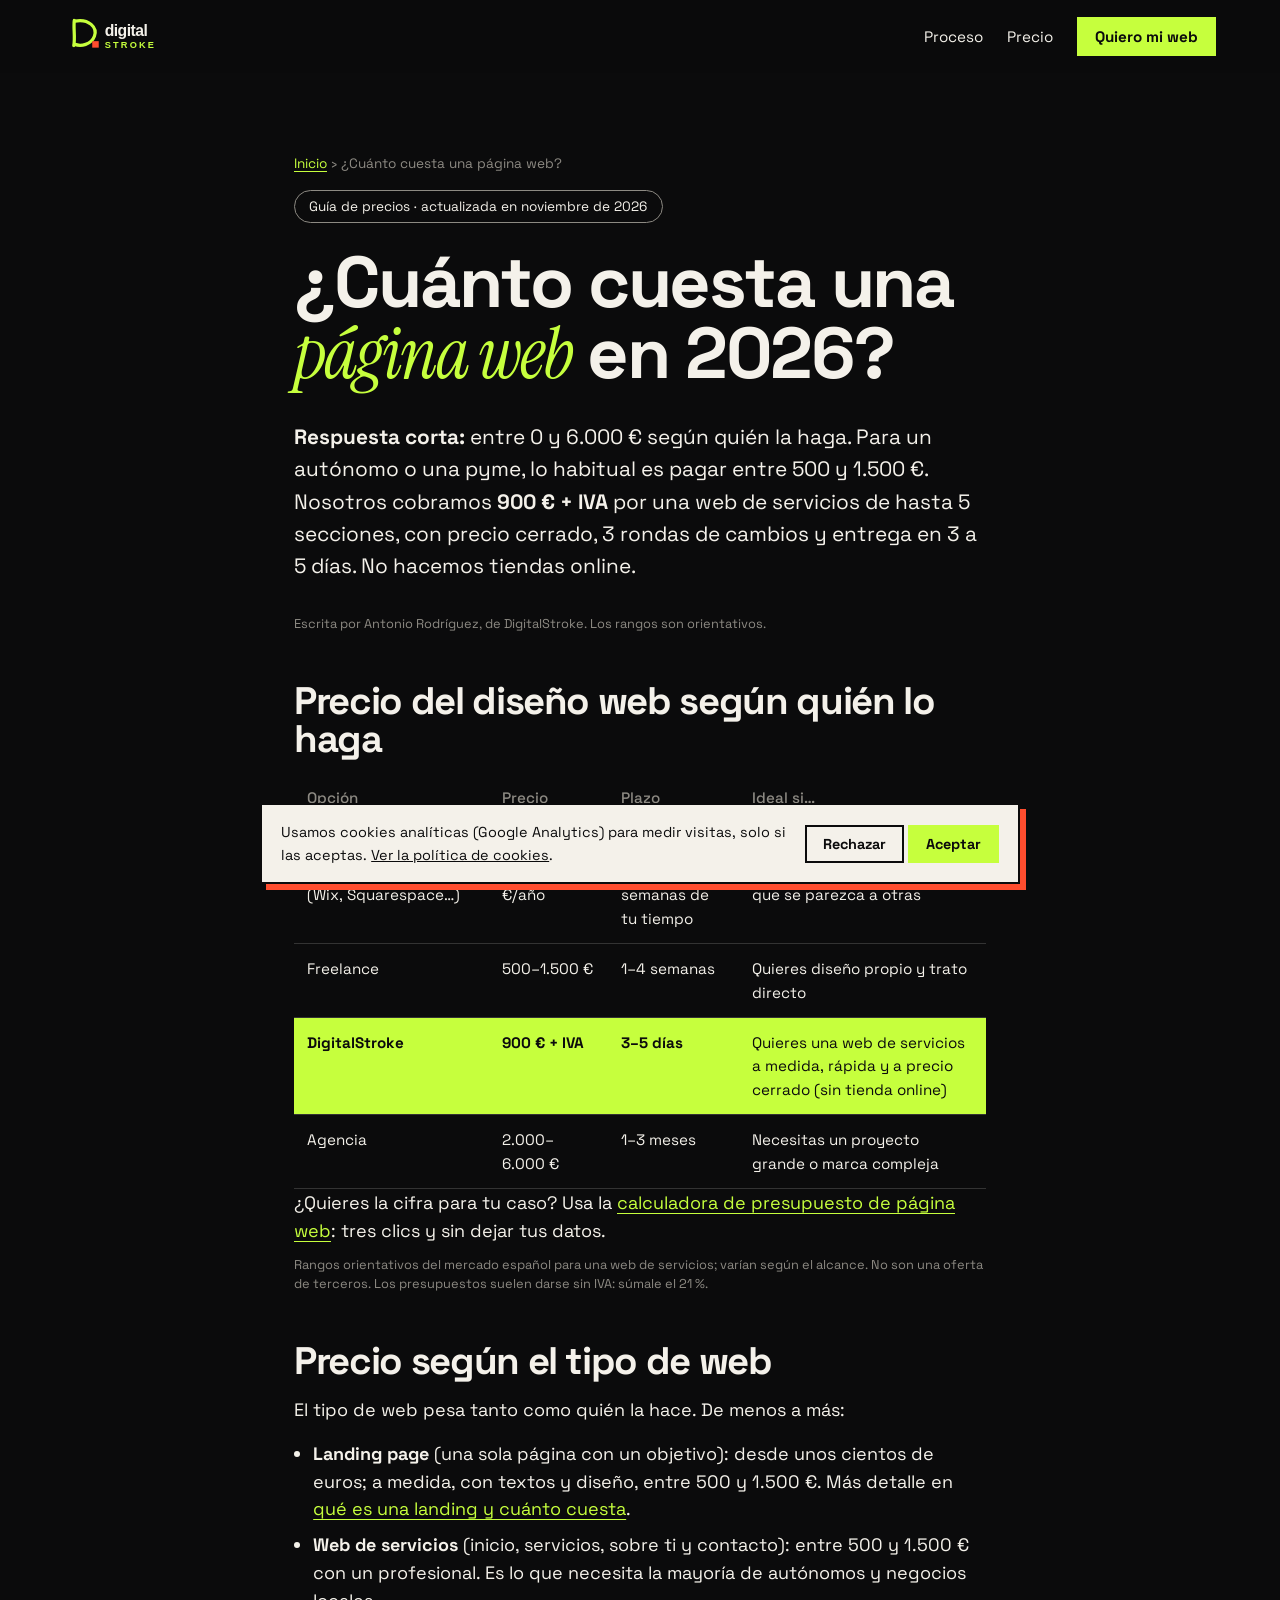
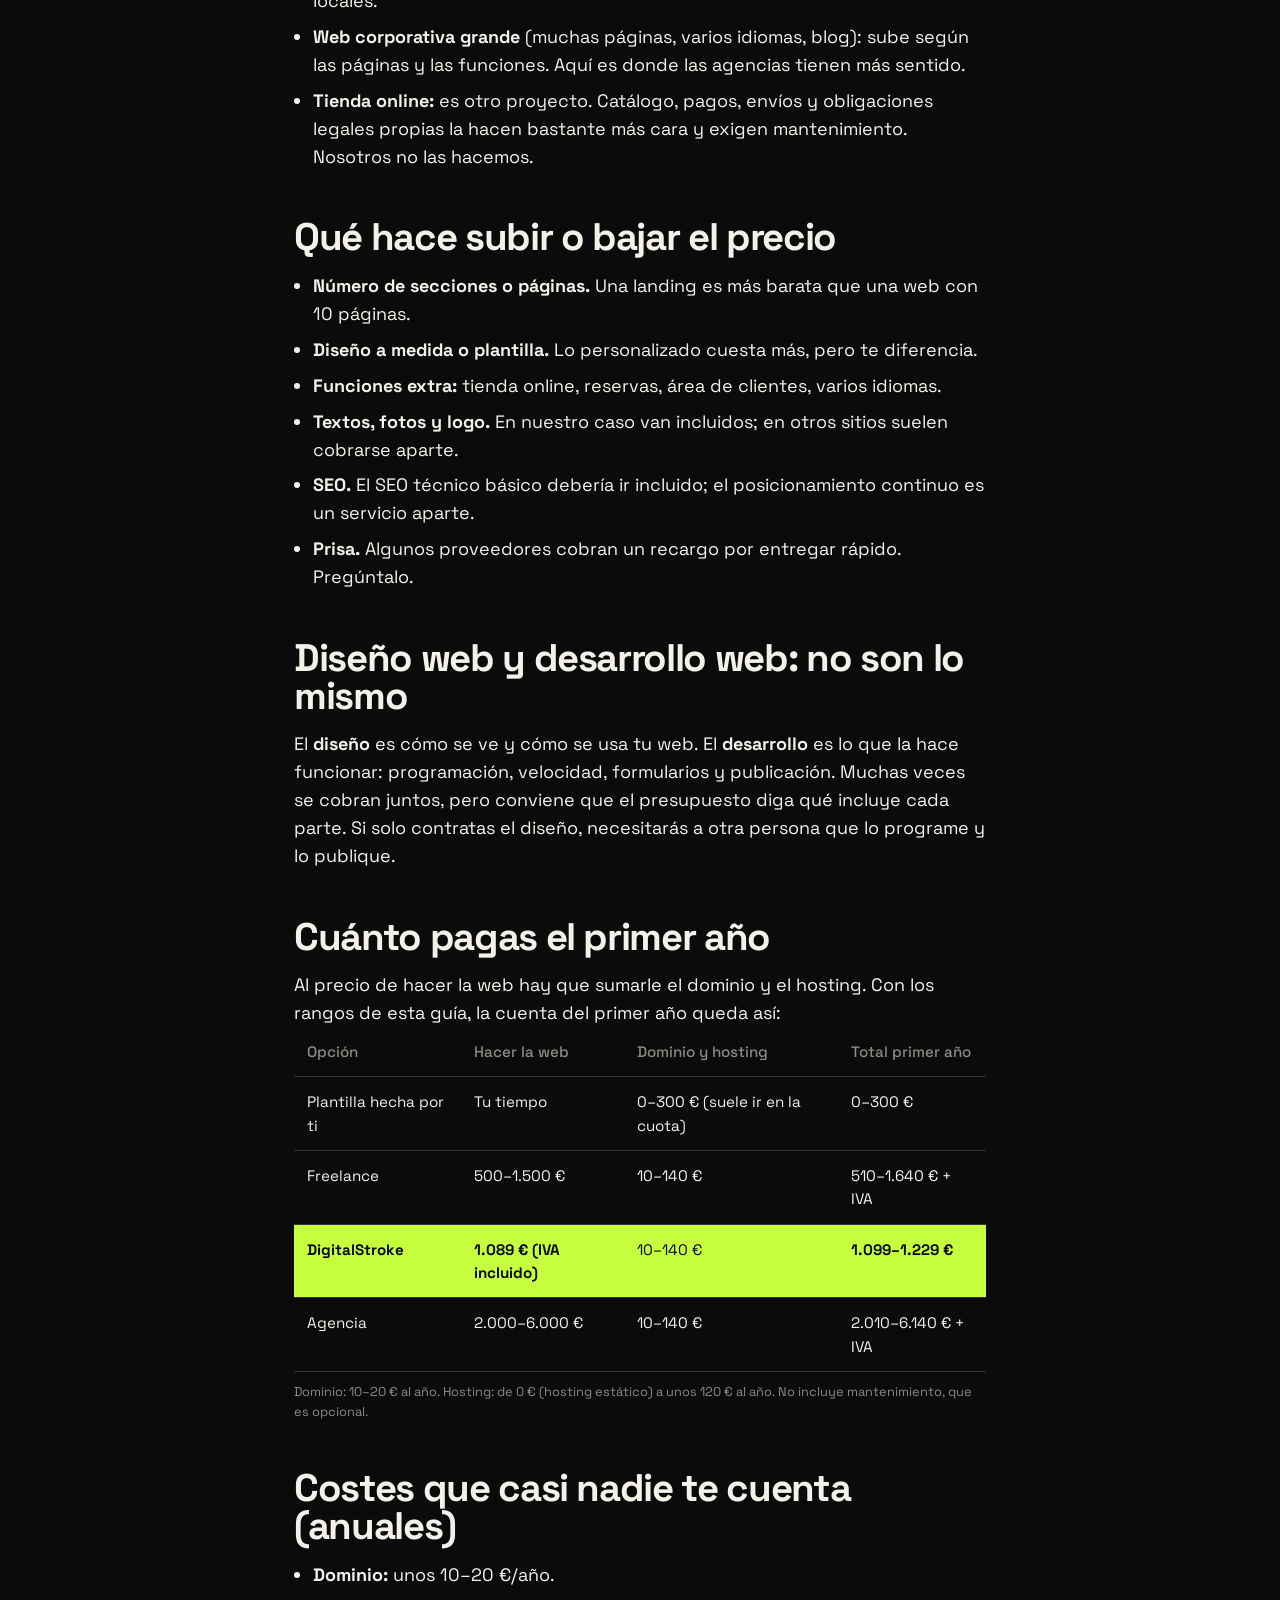
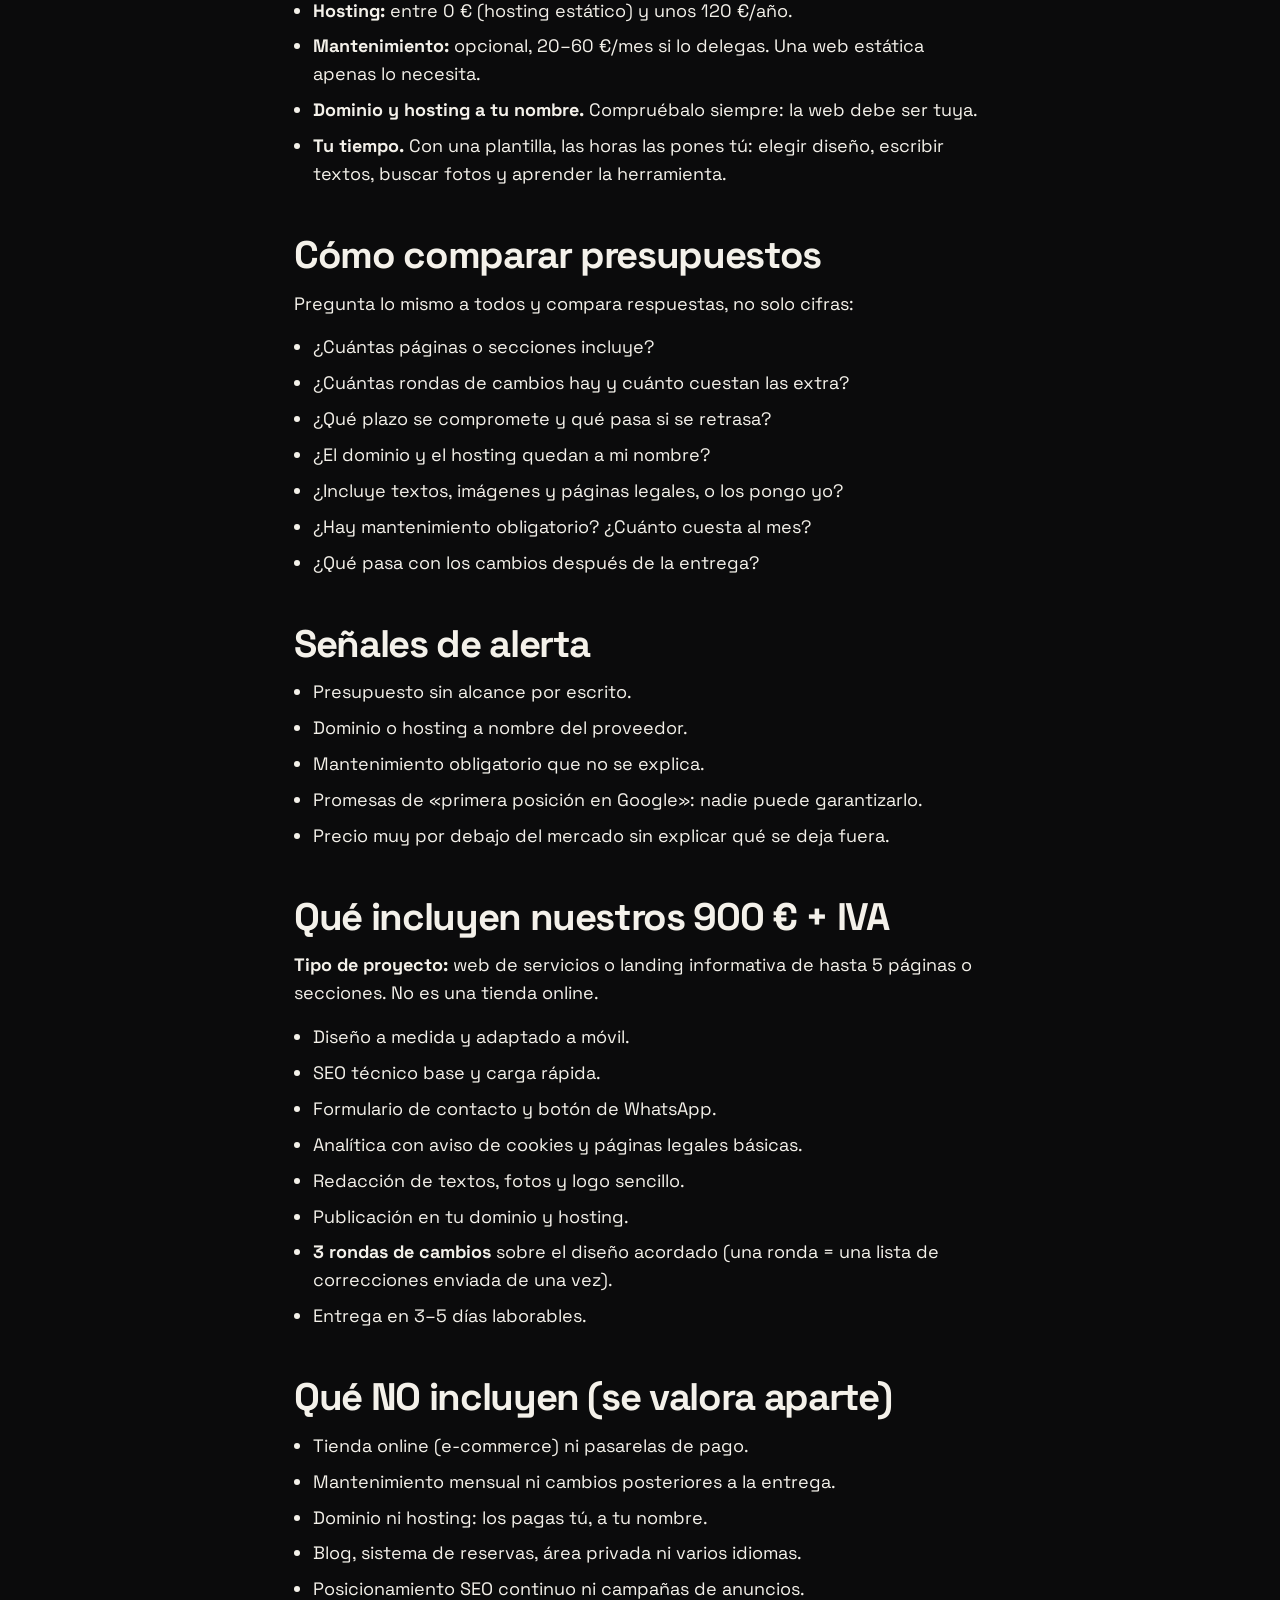
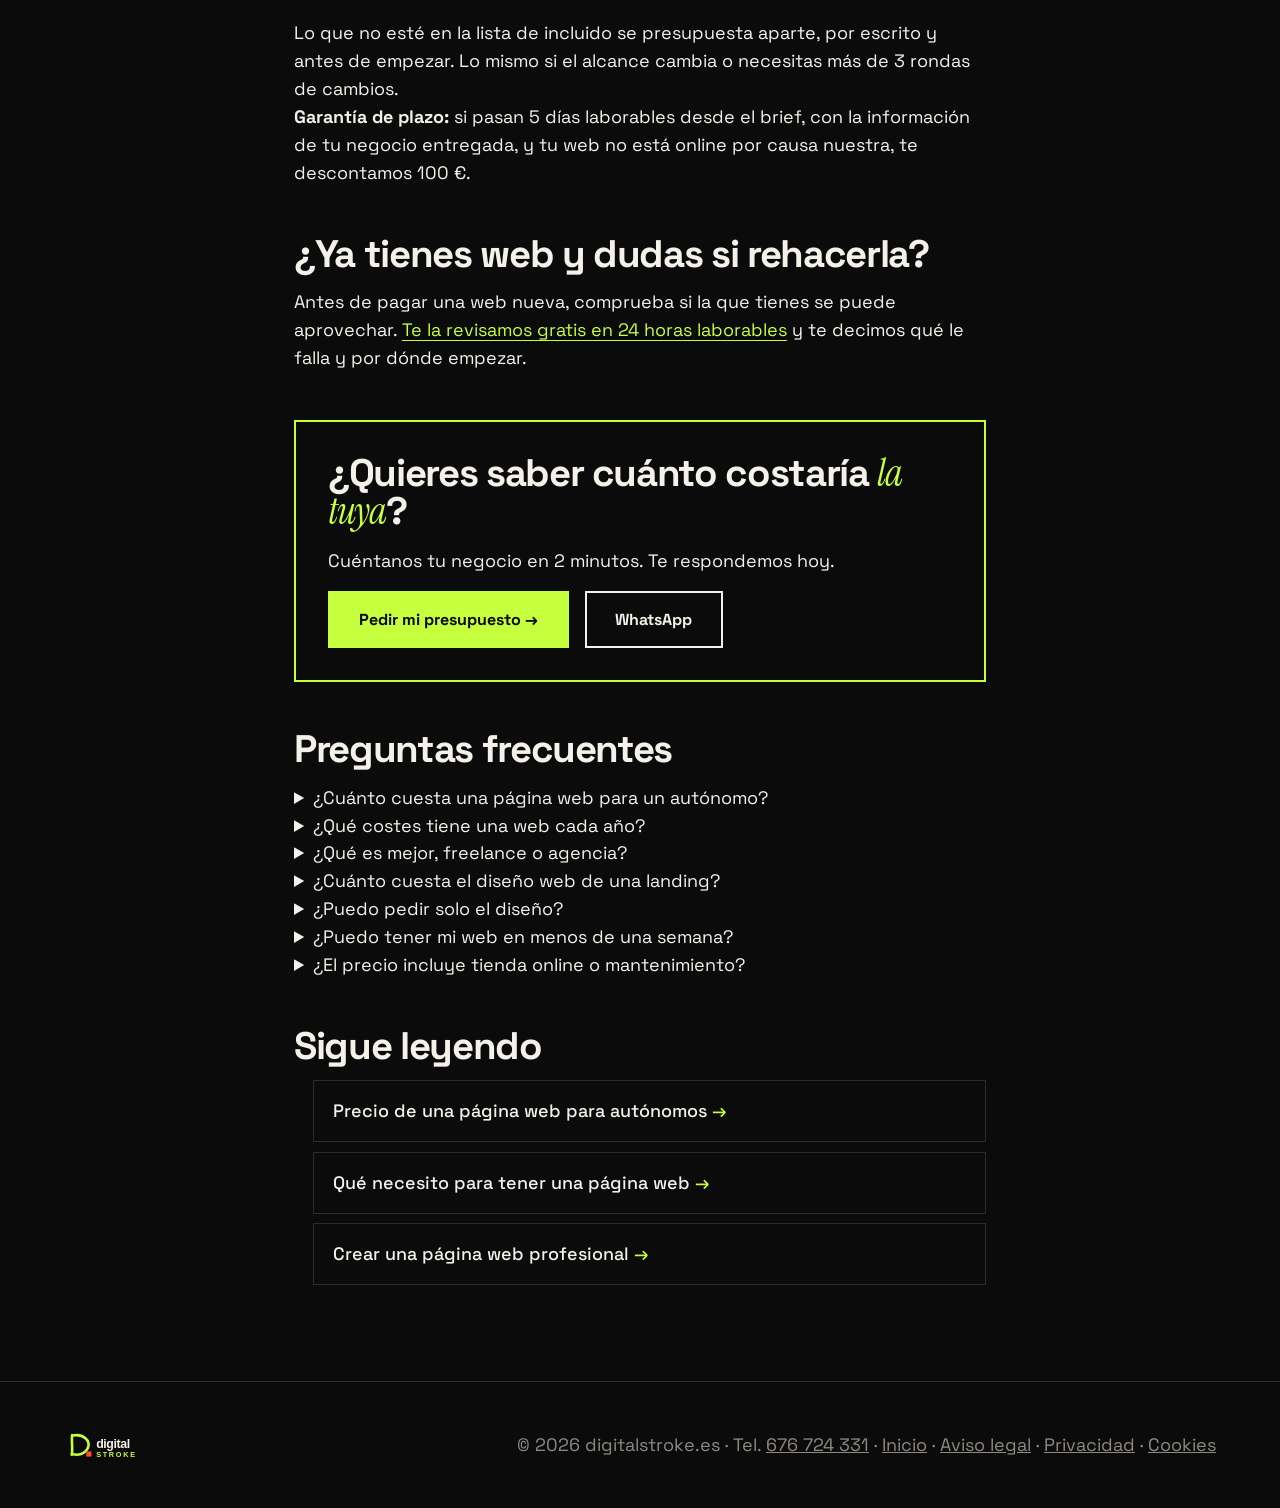
<file: cuanto-cuesta-una-pagina-web/index.html>
<!doctype html>
<html lang="es">
<head>
<meta charset="utf-8">
<meta name="viewport" content="width=device-width,initial-scale=1">
<title>¿Cuánto cuesta una página web en 2026? | DigitalStroke</title>
<meta name="description" content="Cuánto cuesta una página web en España en 2026: precios con plantilla, freelance y agencia, coste del primer año y cómo comparar presupuestos de diseño web.">
<meta name="robots" content="index,follow,max-image-preview:large">
<link rel="canonical" href="https://digitalstroke.es/cuanto-cuesta-una-pagina-web/">
<link rel="icon" href="../assets/favicon.svg" type="image/svg+xml">
<meta property="og:title" content="¿Cuánto cuesta una página web en 2026? Precios reales">
<meta property="og:description" content="Precios con plantilla, freelance y agencia, coste del primer año y cómo comparar presupuestos de diseño web.">
<meta property="og:type" content="article">
<meta property="og:url" content="https://digitalstroke.es/cuanto-cuesta-una-pagina-web/">
<meta property="og:locale" content="es_ES">
<meta property="og:site_name" content="DigitalStroke">
<meta property="og:image" content="https://digitalstroke.es/assets/og.png">
<meta property="og:image:width" content="1200">
<meta property="og:image:height" content="630">
<meta name="twitter:card" content="summary_large_image">
<link rel="preconnect" href="https://fonts.googleapis.com">
<link rel="preconnect" href="https://fonts.gstatic.com" crossorigin>
<link href="https://fonts.googleapis.com/css2?family=Space+Grotesk:wght@400;500;700&family=Instrument+Serif:ital@0;1&display=swap" rel="stylesheet">
<link rel="stylesheet" href="../css/style.css?v=18">
<script type="application/ld+json">
{"@context": "https://schema.org", "@type": "Article", "headline": "¿Cuánto cuesta una página web en 2026?", "description": "Cuánto cuesta una página web en España en 2026: precios con plantilla, freelance y agencia, coste del primer año y cómo comparar presupuestos de diseño web.", "inLanguage": "es-ES", "datePublished": "2026-10-08", "dateModified": "2026-11-19", "mainEntityOfPage": "https://digitalstroke.es/cuanto-cuesta-una-pagina-web/", "author": {"@type": "Person", "name": "Antonio Rodríguez", "url": "https://digitalstroke.es/#nosotros"}, "publisher": {"@type": "Organization", "name": "DigitalStroke", "url": "https://digitalstroke.es/"}}
</script>
<script type="application/ld+json">
{"@context": "https://schema.org", "@type": "FAQPage", "mainEntity": [
{"@type": "Question", "name": "¿Cuánto cuesta una página web para un autónomo?", "acceptedAnswer": {"@type": "Answer", "text": "Entre 0 y 300 € al año con una plantilla hecha por ti, entre 500 y 1.500 € con un freelance y entre 2.000 y 6.000 € con una agencia. En DigitalStroke el precio es de 900 € + IVA, cerrado."}},
{"@type": "Question", "name": "¿Qué costes tiene una web cada año?", "acceptedAnswer": {"@type": "Answer", "text": "Dominio (unos 10 a 20 € al año) y hosting (entre 0 y 120 € al año según el tipo). El mantenimiento externo es opcional y suele costar entre 20 y 60 € al mes."}},
{"@type": "Question", "name": "¿Qué es mejor, freelance o agencia?", "acceptedAnswer": {"@type": "Answer", "text": "Un freelance suele ser más cercano y asequible para webs de servicios. Una agencia encaja mejor en proyectos grandes o complejos."}},
{"@type": "Question", "name": "¿Cuánto cuesta el diseño web de una landing?", "acceptedAnswer": {"@type": "Answer", "text": "Una landing sencilla puede salir desde unos cientos de euros. Si es a medida y con textos y diseño, suele moverse entre 500 y 1.500 €."}},
{"@type": "Question", "name": "¿Puedo pedir solo el diseño?", "acceptedAnswer": {"@type": "Answer", "text": "Sí, pero entonces necesitarás a alguien que lo programe y lo publique. Por eso muchos autónomos prefieren un precio que incluya ambas cosas."}},
{"@type": "Question", "name": "¿Puedo tener mi web en menos de una semana?", "acceptedAnswer": {"@type": "Answer", "text": "Sí, si el alcance es acotado (una landing o hasta 5 secciones), nos das a tiempo la información de tu negocio y validas lo que te enviamos. Nuestro plazo es de 3 a 5 días laborables."}},
{"@type": "Question", "name": "¿El precio incluye tienda online o mantenimiento?", "acceptedAnswer": {"@type": "Answer", "text": "No. Hacemos webs de servicios y landings. La tienda online, las pasarelas de pago y el mantenimiento mensual no están incluidos."}}
]}
</script>
<script type="application/ld+json">
{"@context": "https://schema.org", "@type": "BreadcrumbList", "itemListElement": [{"@type": "ListItem", "position": 1, "name": "Inicio", "item": "https://digitalstroke.es/"}, {"@type": "ListItem", "position": 2, "name": "¿Cuánto cuesta una página web?", "item": "https://digitalstroke.es/cuanto-cuesta-una-pagina-web/"}]}
</script>
</head>
<body>
<header class="nav">
  <a href="../" class="logo" aria-label="DigitalStroke"><img src="../assets/logo.svg?v=3" alt="DigitalStroke" width="152" height="38"></a>
  <nav><a href="../#proceso">Proceso</a><a href="../#precio">Precio</a><a href="../#contacto" class="btn btn-sm">Quiero mi web</a></nav>
</header>

<main class="article">
  <article>
    <p class="crumbs"><a href="../">Inicio</a> › ¿Cuánto cuesta una página web?</p>
    <p class="tag">Guía de precios · actualizada en noviembre de 2026</p>
    <h1>¿Cuánto cuesta una <em>página web</em> en 2026?</h1>
    <p class="lead"><strong>Respuesta corta:</strong> entre 0 y 6.000 € según quién la haga. Para un autónomo o una pyme, lo habitual es pagar entre 500 y 1.500 €. Nosotros cobramos <strong>900 € + IVA</strong> por una web de servicios de hasta 5 secciones, con precio cerrado, 3 rondas de cambios y entrega en 3 a 5 días. No hacemos tiendas online.</p>
    <p class="note">Escrita por Antonio Rodríguez, de DigitalStroke. Los rangos son orientativos.</p>

    <h2>Precio del diseño web según quién lo haga</h2>
    <div class="table-wrap">
    <table>
      <thead><tr><th>Opción</th><th>Precio orientativo</th><th>Plazo</th><th>Ideal si…</th></tr></thead>
      <tbody>
        <tr><td>Tú mismo con plantilla (Wix, Squarespace…)</td><td>0–300 €/año</td><td>Días o semanas de tu tiempo</td><td>Tienes tiempo y no te importa que se parezca a otras</td></tr>
        <tr><td>Freelance</td><td>500–1.500 €</td><td>1–4 semanas</td><td>Quieres diseño propio y trato directo</td></tr>
        <tr class="us"><td><strong>DigitalStroke</strong></td><td><strong>900 € + IVA</strong></td><td><strong>3–5 días</strong></td><td>Quieres una web de servicios a medida, rápida y a precio cerrado (sin tienda online)</td></tr>
        <tr><td>Agencia</td><td>2.000–6.000 €</td><td>1–3 meses</td><td>Necesitas un proyecto grande o marca compleja</td></tr>
      </tbody>
    </table>
    </div>
    <p>¿Quieres la cifra para tu caso? Usa la <a href="../calculadora-presupuesto-pagina-web/">calculadora de presupuesto de página web</a>: tres clics y sin dejar tus datos.</p>
    <p class="note">Rangos orientativos del mercado español para una web de servicios; varían según el alcance. No son una oferta de terceros. Los presupuestos suelen darse sin IVA: súmale el 21 %.</p>

    <h2>Precio según el tipo de web</h2>
    <p>El tipo de web pesa tanto como quién la hace. De menos a más:</p>
    <ul>
      <li><strong>Landing page</strong> (una sola página con un objetivo): desde unos cientos de euros; a medida, con textos y diseño, entre 500 y 1.500 €. Más detalle en <a href="../landing-page-que-es-y-cuanto-cuesta/">qué es una landing y cuánto cuesta</a>.</li>
      <li><strong>Web de servicios</strong> (inicio, servicios, sobre ti y contacto): entre 500 y 1.500 € con un profesional. Es lo que necesita la mayoría de autónomos y negocios locales.</li>
      <li><strong>Web corporativa grande</strong> (muchas páginas, varios idiomas, blog): sube según las páginas y las funciones. Aquí es donde las agencias tienen más sentido.</li>
      <li><strong>Tienda online:</strong> es otro proyecto. Catálogo, pagos, envíos y obligaciones legales propias la hacen bastante más cara y exigen mantenimiento. Nosotros no las hacemos.</li>
    </ul>

    <h2>Qué hace subir o bajar el precio</h2>
    <ul>
      <li><strong>Número de secciones o páginas.</strong> Una landing es más barata que una web con 10 páginas.</li>
      <li><strong>Diseño a medida o plantilla.</strong> Lo personalizado cuesta más, pero te diferencia.</li>
      <li><strong>Funciones extra:</strong> tienda online, reservas, área de clientes, varios idiomas.</li>
      <li><strong>Textos, fotos y logo.</strong> En nuestro caso van incluidos; en otros sitios suelen cobrarse aparte.</li>
      <li><strong>SEO.</strong> El SEO técnico básico debería ir incluido; el posicionamiento continuo es un servicio aparte.</li>
      <li><strong>Prisa.</strong> Algunos proveedores cobran un recargo por entregar rápido. Pregúntalo.</li>
    </ul>

    <h2>Diseño web y desarrollo web: no son lo mismo</h2>
    <p>El <strong>diseño</strong> es cómo se ve y cómo se usa tu web. El <strong>desarrollo</strong> es lo que la hace funcionar: programación, velocidad, formularios y publicación. Muchas veces se cobran juntos, pero conviene que el presupuesto diga qué incluye cada parte. Si solo contratas el diseño, necesitarás a otra persona que lo programe y lo publique.</p>

    <h2>Cuánto pagas el primer año</h2>
    <p>Al precio de hacer la web hay que sumarle el dominio y el hosting. Con los rangos de esta guía, la cuenta del primer año queda así:</p>
    <div class="table-wrap">
    <table>
      <thead><tr><th>Opción</th><th>Hacer la web</th><th>Dominio y hosting</th><th>Total primer año</th></tr></thead>
      <tbody>
        <tr><td>Plantilla hecha por ti</td><td>Tu tiempo</td><td>0–300 € (suele ir en la cuota)</td><td>0–300 €</td></tr>
        <tr><td>Freelance</td><td>500–1.500 €</td><td>10–140 €</td><td>510–1.640 € + IVA</td></tr>
        <tr class="us"><td><strong>DigitalStroke</strong></td><td><strong>1.089 € (IVA incluido)</strong></td><td>10–140 €</td><td><strong>1.099–1.229 €</strong></td></tr>
        <tr><td>Agencia</td><td>2.000–6.000 €</td><td>10–140 €</td><td>2.010–6.140 € + IVA</td></tr>
      </tbody>
    </table>
    </div>
    <p class="note">Dominio: 10–20 € al año. Hosting: de 0 € (hosting estático) a unos 120 € al año. No incluye mantenimiento, que es opcional.</p>

    <h2>Costes que casi nadie te cuenta (anuales)</h2>
    <ul>
      <li><strong>Dominio:</strong> unos 10–20 €/año.</li>
      <li><strong>Hosting:</strong> entre 0 € (hosting estático) y unos 120 €/año.</li>
      <li><strong>Mantenimiento:</strong> opcional, 20–60 €/mes si lo delegas. Una web estática apenas lo necesita.</li>
      <li><strong>Dominio y hosting a tu nombre.</strong> Compruébalo siempre: la web debe ser tuya.</li>
      <li><strong>Tu tiempo.</strong> Con una plantilla, las horas las pones tú: elegir diseño, escribir textos, buscar fotos y aprender la herramienta.</li>
    </ul>

    <h2>Cómo comparar presupuestos</h2>
    <p>Pregunta lo mismo a todos y compara respuestas, no solo cifras:</p>
    <ul>
      <li>¿Cuántas páginas o secciones incluye?</li>
      <li>¿Cuántas rondas de cambios hay y cuánto cuestan las extra?</li>
      <li>¿Qué plazo se compromete y qué pasa si se retrasa?</li>
      <li>¿El dominio y el hosting quedan a mi nombre?</li>
      <li>¿Incluye textos, imágenes y páginas legales, o los pongo yo?</li>
      <li>¿Hay mantenimiento obligatorio? ¿Cuánto cuesta al mes?</li>
      <li>¿Qué pasa con los cambios después de la entrega?</li>
    </ul>

    <h2>Señales de alerta</h2>
    <ul>
      <li>Presupuesto sin alcance por escrito.</li>
      <li>Dominio o hosting a nombre del proveedor.</li>
      <li>Mantenimiento obligatorio que no se explica.</li>
      <li>Promesas de «primera posición en Google»: nadie puede garantizarlo.</li>
      <li>Precio muy por debajo del mercado sin explicar qué se deja fuera.</li>
    </ul>

    <h2>Qué incluyen nuestros 900 € + IVA</h2>
    <p><strong>Tipo de proyecto:</strong> web de servicios o landing informativa de hasta 5 páginas o secciones. No es una tienda online.</p>
    <ul>
      <li>Diseño a medida y adaptado a móvil.</li>
      <li>SEO técnico base y carga rápida.</li>
      <li>Formulario de contacto y botón de WhatsApp.</li>
      <li>Analítica con aviso de cookies y páginas legales básicas.</li>
      <li>Redacción de textos, fotos y logo sencillo.</li>
      <li>Publicación en tu dominio y hosting.</li>
      <li><strong>3 rondas de cambios</strong> sobre el diseño acordado (una ronda = una lista de correcciones enviada de una vez).</li>
      <li>Entrega en 3–5 días laborables.</li>
    </ul>

    <h2>Qué NO incluyen (se valora aparte)</h2>
    <ul>
      <li>Tienda online (e-commerce) ni pasarelas de pago.</li>
      <li>Mantenimiento mensual ni cambios posteriores a la entrega.</li>
      <li>Dominio ni hosting: los pagas tú, a tu nombre.</li>
      <li>Blog, sistema de reservas, área privada ni varios idiomas.</li>
      <li>Posicionamiento SEO continuo ni campañas de anuncios.</li>
    </ul>
    <p>Lo que no esté en la lista de incluido se presupuesta aparte, por escrito y antes de empezar. Lo mismo si el alcance cambia o necesitas más de 3 rondas de cambios.</p>
    <p><strong>Garantía de plazo:</strong> si pasan 5 días laborables desde el brief, con la información de tu negocio entregada, y tu web no está online por causa nuestra, te descontamos 100 €.</p>

    <h2>¿Ya tienes web y dudas si rehacerla?</h2>
    <p>Antes de pagar una web nueva, comprueba si la que tienes se puede aprovechar. <a href="../revision-web-gratis/">Te la revisamos gratis en 24 horas laborables</a> y te decimos qué le falla y por dónde empezar.</p>

    <div class="cta-box">
      <h2>¿Quieres saber cuánto costaría <em>la tuya</em>?</h2>
      <p>Cuéntanos tu negocio en 2 minutos. Te respondemos hoy.</p>
      <a href="../#contacto" class="btn">Pedir mi presupuesto →</a>
      <a href="https://wa.me/34676724331?text=Hola%2C%20quiero%20saber%20cu%C3%A1nto%20costar%C3%ADa%20mi%20web" class="btn btn-ghost" data-wa>WhatsApp</a>
    </div>

    <h2>Preguntas frecuentes</h2>
    <details><summary>¿Cuánto cuesta una página web para un autónomo?</summary><p>Entre 0 y 300 € al año con una plantilla hecha por ti, entre 500 y 1.500 € con un freelance y entre 2.000 y 6.000 € con una agencia. En DigitalStroke el precio es de 900 € + IVA, cerrado. Lo desarrollamos en la <a href="../precio-pagina-web-autonomos/">guía de precios para autónomos</a>.</p></details>
    <details><summary>¿Qué costes tiene una web cada año?</summary><p>Dominio (unos 10 a 20 € al año) y hosting (entre 0 y 120 € al año según el tipo). El mantenimiento externo es opcional y suele costar entre 20 y 60 € al mes.</p></details>
    <details><summary>¿Qué es mejor, freelance o agencia?</summary><p>Un freelance suele ser más cercano y asequible para webs de servicios. Una agencia encaja mejor en proyectos grandes o complejos.</p></details>
    <details><summary>¿Cuánto cuesta el diseño web de una landing?</summary><p>Una landing sencilla puede salir desde unos cientos de euros. Si es a medida y con textos y diseño, suele moverse entre 500 y 1.500 €.</p></details>
    <details><summary>¿Puedo pedir solo el diseño?</summary><p>Sí, pero entonces necesitarás a alguien que lo programe y lo publique. Por eso muchos autónomos prefieren un precio que incluya ambas cosas.</p></details>
    <details><summary>¿Puedo tener mi web en menos de una semana?</summary><p>Sí, si el alcance es acotado (una landing o hasta 5 secciones), nos das a tiempo la información de tu negocio y validas lo que te enviamos. Nuestro plazo es de 3 a 5 días laborables.</p></details>
    <details><summary>¿El precio incluye tienda online o mantenimiento?</summary><p>No. Hacemos webs de servicios y landings. La tienda online, las pasarelas de pago y el mantenimiento mensual no están incluidos.</p></details>

    <h2>Sigue leyendo</h2>
    <ul class="related">
<li><a href="../precio-pagina-web-autonomos/">Precio de una página web para autónomos</a></li>
<li><a href="../que-necesito-para-tener-una-pagina-web/">Qué necesito para tener una página web</a></li>
<li><a href="../crear-pagina-web-profesional/">Crear una página web profesional</a></li>
    </ul>
  </article>
</main>

<footer>
  <img src="../assets/logo.svg?v=3" alt="DigitalStroke" width="120" height="30">
  <p>© <span id="y"></span> digitalstroke.es · Tel. <a href="tel:+34676724331" style="color:inherit">676 724 331</a> · <a href="../" style="color:inherit">Inicio</a> · <a href="../aviso-legal/" style="color:inherit">Aviso legal</a> · <a href="../politica-privacidad/" style="color:inherit">Privacidad</a> · <a href="../politica-cookies/" style="color:inherit">Cookies</a></p>
</footer>
<script src="../js/main.js?v=18"></script>
</body>
</html>
</file>
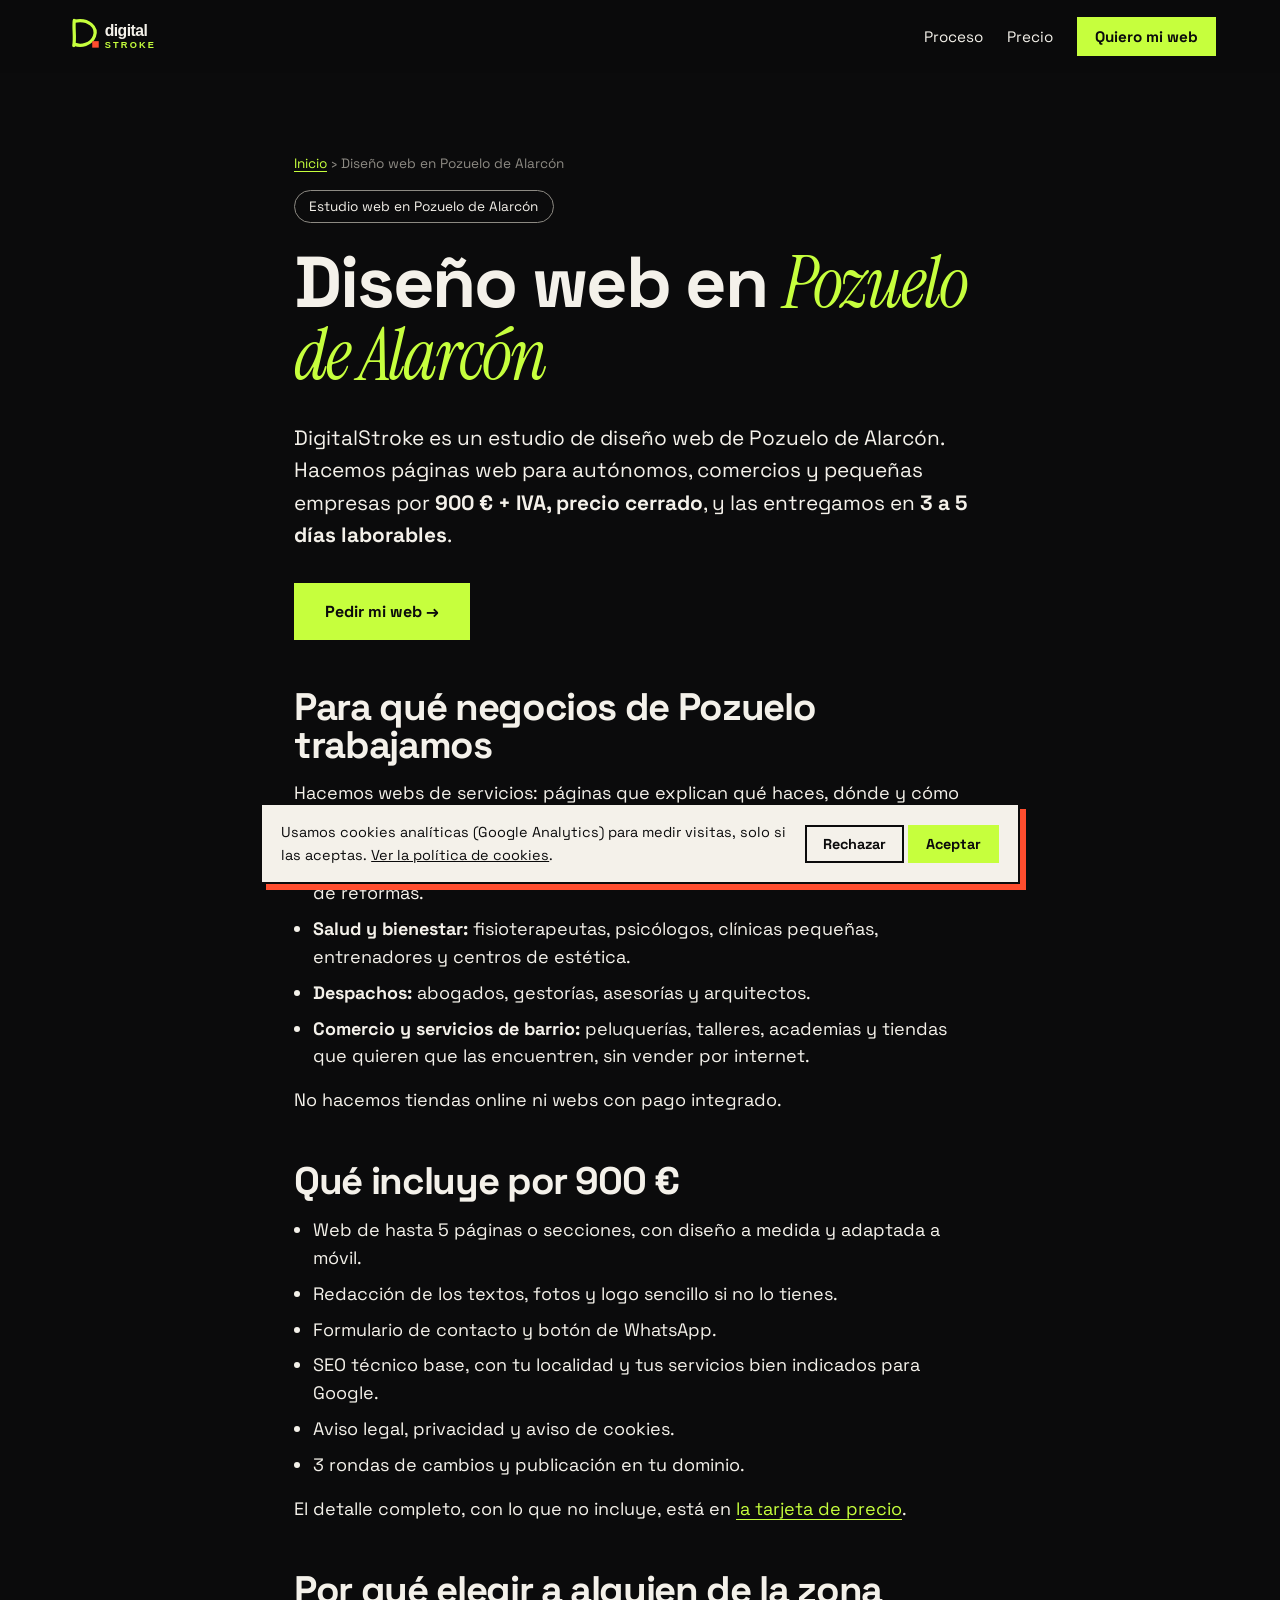
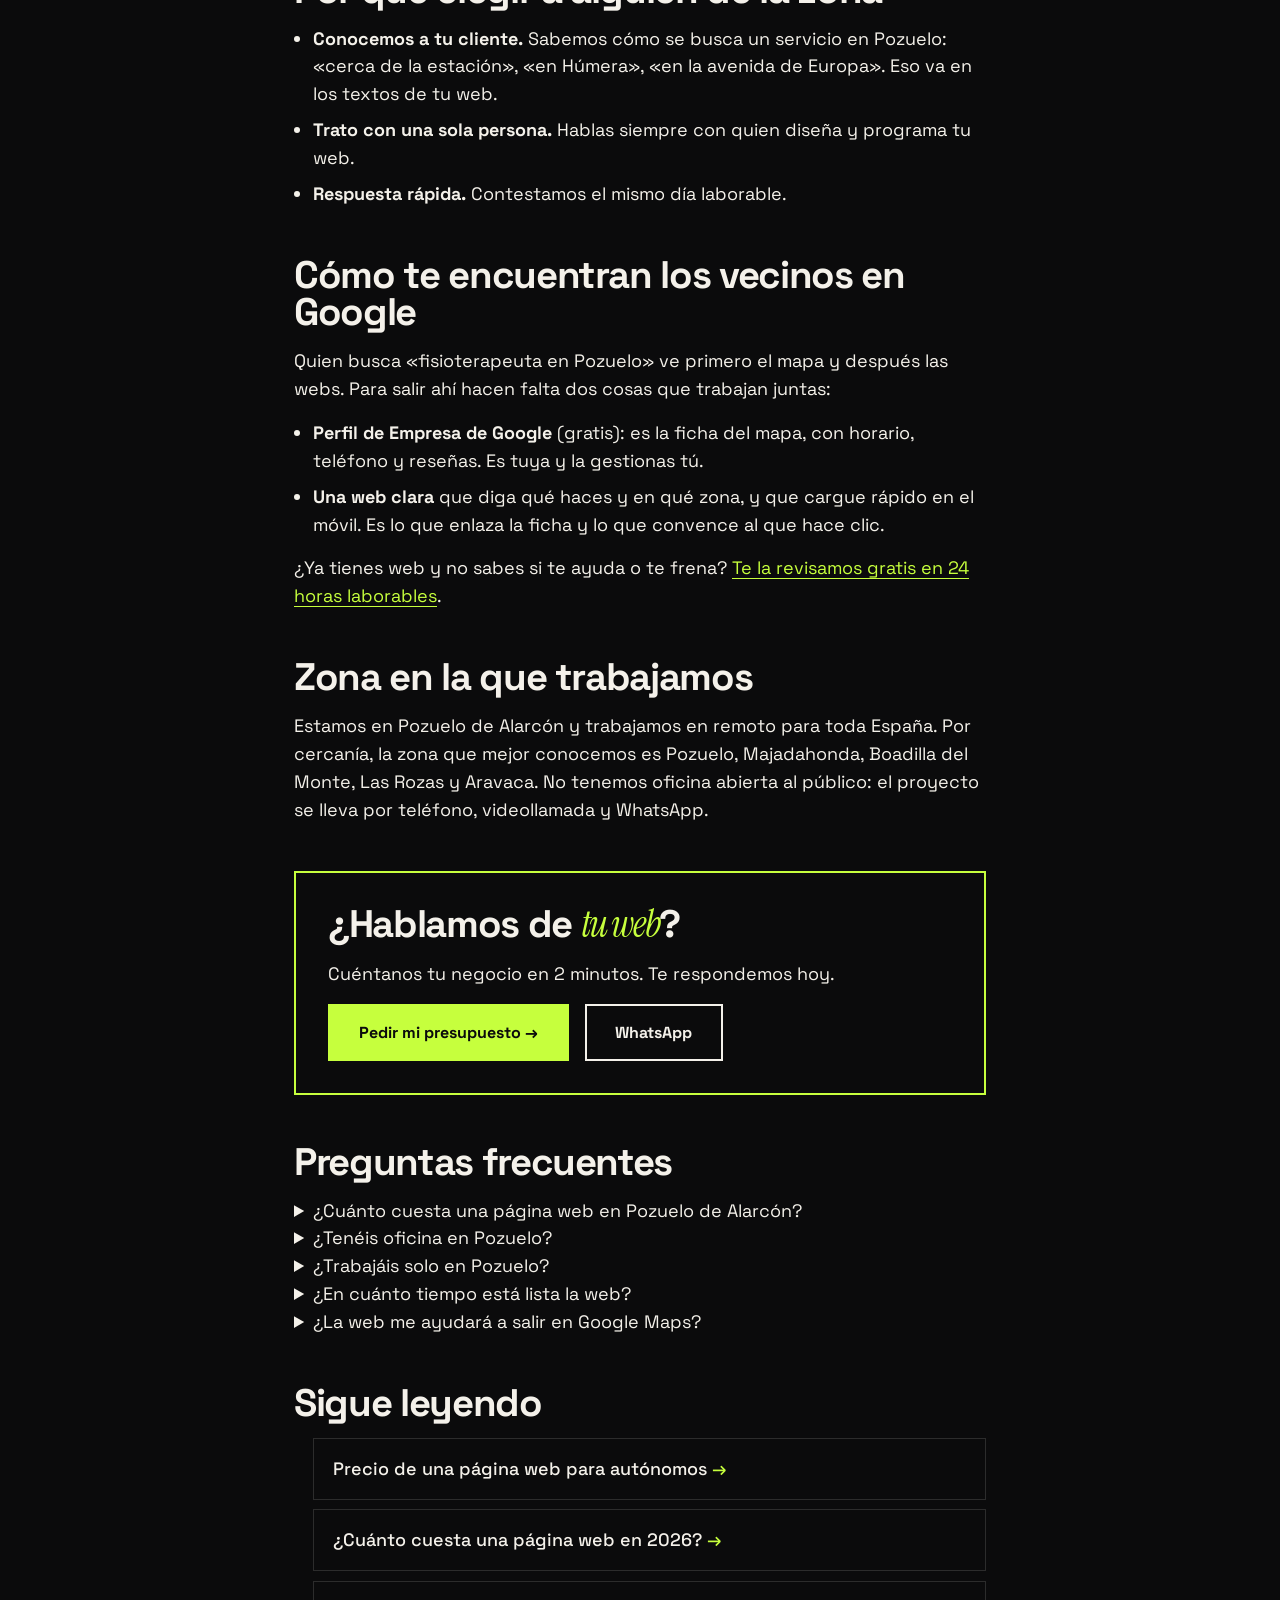
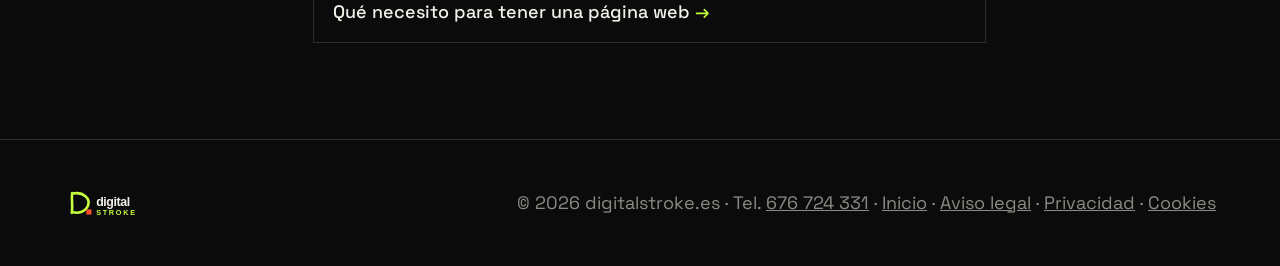
<file: diseno-web-pozuelo-de-alarcon/index.html>
<!doctype html>
<html lang="es">
<head>
<meta charset="utf-8">
<meta name="viewport" content="width=device-width,initial-scale=1">
<title>Diseño web en Pozuelo de Alarcón por 900 € | DigitalStroke</title>
<meta name="description" content="Diseño de páginas web en Pozuelo de Alarcón para autónomos, comercios y pequeñas empresas. Precio cerrado de 900 € + IVA y entrega en 3 a 5 días laborables.">
<meta name="robots" content="index,follow,max-image-preview:large">
<link rel="canonical" href="https://digitalstroke.es/diseno-web-pozuelo-de-alarcon/">
<link rel="icon" href="../assets/favicon.svg" type="image/svg+xml">
<meta property="og:title" content="Diseño web en Pozuelo de Alarcón por 900 €">
<meta property="og:description" content="Páginas web para autónomos, comercios y pequeñas empresas de Pozuelo. Precio cerrado y entrega en 3 a 5 días laborables.">
<meta property="og:type" content="website">
<meta property="og:url" content="https://digitalstroke.es/diseno-web-pozuelo-de-alarcon/">
<meta property="og:locale" content="es_ES">
<meta property="og:site_name" content="DigitalStroke">
<meta property="og:image" content="https://digitalstroke.es/assets/og.png">
<meta property="og:image:width" content="1200">
<meta property="og:image:height" content="630">
<meta name="twitter:card" content="summary_large_image">
<link rel="preconnect" href="https://fonts.googleapis.com">
<link rel="preconnect" href="https://fonts.gstatic.com" crossorigin>
<link href="https://fonts.googleapis.com/css2?family=Space+Grotesk:wght@400;500;700&family=Instrument+Serif:ital@0;1&display=swap" rel="stylesheet">
<link rel="stylesheet" href="../css/style.css?v=18">
<script type="application/ld+json">
{"@context": "https://schema.org", "@type": "Service", "name": "Diseño web en Pozuelo de Alarcón", "serviceType": "Diseño y desarrollo de páginas web", "description": "Diseño y desarrollo de páginas web de servicios y landing pages para autónomos, comercios y pequeñas empresas de Pozuelo de Alarcón. Precio cerrado de 900 € + IVA, entrega en 3 a 5 días laborables.", "url": "https://digitalstroke.es/diseno-web-pozuelo-de-alarcon/", "areaServed": [{"@type": "City", "name": "Pozuelo de Alarcón"}, {"@type": "City", "name": "Majadahonda"}, {"@type": "City", "name": "Boadilla del Monte"}, {"@type": "City", "name": "Las Rozas de Madrid"}], "provider": {"@id": "https://digitalstroke.es/#empresa"}, "offers": {"@type": "Offer", "price": "900", "priceCurrency": "EUR", "priceSpecification": {"@type": "PriceSpecification", "price": "900", "priceCurrency": "EUR", "valueAddedTaxIncluded": false}}}
</script>
<script type="application/ld+json">
{"@context": "https://schema.org", "@type": "FAQPage", "mainEntity": [{"@type": "Question", "name": "¿Cuánto cuesta una página web en Pozuelo de Alarcón?", "acceptedAnswer": {"@type": "Answer", "text": "En DigitalStroke, 900 € + IVA (1.089 € con IVA) por una web de servicios de hasta 5 secciones, con precio cerrado por escrito. En el mercado, un profesional suele cobrar entre 500 y 1.500 € y una agencia entre 2.000 y 6.000 €."}}, {"@type": "Question", "name": "¿Tenéis oficina en Pozuelo?", "acceptedAnswer": {"@type": "Answer", "text": "No hay oficina abierta al público. Trabajamos desde Pozuelo de Alarcón y el proyecto se lleva por teléfono, videollamada y WhatsApp."}}, {"@type": "Question", "name": "¿Trabajáis solo en Pozuelo?", "acceptedAnswer": {"@type": "Answer", "text": "No. Trabajamos en remoto para toda España. Estamos en Pozuelo de Alarcón y conocemos bien la zona: Majadahonda, Boadilla del Monte, Las Rozas y Aravaca."}}, {"@type": "Question", "name": "¿En cuánto tiempo está lista la web?", "acceptedAnswer": {"@type": "Answer", "text": "En 3 a 5 días laborables desde el brief. Si no está online en 5 días laborables por causa nuestra, se descuentan 100 € de la factura."}}, {"@type": "Question", "name": "¿La web me ayudará a salir en Google Maps?", "acceptedAnswer": {"@type": "Answer", "text": "La web ayuda, pero lo que más pesa en Maps es el Perfil de Empresa de Google y sus reseñas. Entregamos la web con el SEO técnico base y los datos del negocio bien marcados para que Google los entienda."}}]}
</script>
<script type="application/ld+json">
{"@context": "https://schema.org", "@type": "BreadcrumbList", "itemListElement": [{"@type": "ListItem", "position": 1, "name": "Inicio", "item": "https://digitalstroke.es/"}, {"@type": "ListItem", "position": 2, "name": "Diseño web en Pozuelo de Alarcón", "item": "https://digitalstroke.es/diseno-web-pozuelo-de-alarcon/"}]}
</script>
</head>
<body>
<header class="nav">
  <a href="../" class="logo" aria-label="DigitalStroke"><img src="../assets/logo.svg?v=3" alt="DigitalStroke" width="152" height="38"></a>
  <nav><a href="../#proceso">Proceso</a><a href="../#precio">Precio</a><a href="../#contacto" class="btn btn-sm">Quiero mi web</a></nav>
</header>

<main class="article">
  <article>
    <p class="crumbs"><a href="../">Inicio</a> › Diseño web en Pozuelo de Alarcón</p>
    <p class="tag">Estudio web en Pozuelo de Alarcón</p>
    <h1>Diseño web en <em>Pozuelo de Alarcón</em></h1>
    <p class="lead">DigitalStroke es un estudio de diseño web de Pozuelo de Alarcón. Hacemos páginas web para autónomos, comercios y pequeñas empresas por <strong>900 € + IVA, precio cerrado</strong>, y las entregamos en <strong>3 a 5 días laborables</strong>.</p>
    <p><a href="../#contacto" class="btn">Pedir mi web →</a></p>

<h2>Para qué negocios de Pozuelo trabajamos</h2>
<p>Hacemos webs de servicios: páginas que explican qué haces, dónde y cómo contactarte. Encajan con la mayoría de negocios pequeños del municipio:</p>
<ul>
<li><strong>Oficios y reformas:</strong> fontaneros, electricistas, cerrajeros, pintores y empresas de reformas.</li>
<li><strong>Salud y bienestar:</strong> fisioterapeutas, psicólogos, clínicas pequeñas, entrenadores y centros de estética.</li>
<li><strong>Despachos:</strong> abogados, gestorías, asesorías y arquitectos.</li>
<li><strong>Comercio y servicios de barrio:</strong> peluquerías, talleres, academias y tiendas que quieren que las encuentren, sin vender por internet.</li>
</ul>
<p>No hacemos tiendas online ni webs con pago integrado.</p>

<h2>Qué incluye por 900 €</h2>
<ul>
<li>Web de hasta 5 páginas o secciones, con diseño a medida y adaptada a móvil.</li>
<li>Redacción de los textos, fotos y logo sencillo si no lo tienes.</li>
<li>Formulario de contacto y botón de WhatsApp.</li>
<li>SEO técnico base, con tu localidad y tus servicios bien indicados para Google.</li>
<li>Aviso legal, privacidad y aviso de cookies.</li>
<li>3 rondas de cambios y publicación en tu dominio.</li>
</ul>
<p>El detalle completo, con lo que no incluye, está en <a href="../#precio">la tarjeta de precio</a>.</p>

<h2>Por qué elegir a alguien de la zona</h2>
<ul>
<li><strong>Conocemos a tu cliente.</strong> Sabemos cómo se busca un servicio en Pozuelo: «cerca de la estación», «en Húmera», «en la avenida de Europa». Eso va en los textos de tu web.</li>
<li><strong>Trato con una sola persona.</strong> Hablas siempre con quien diseña y programa tu web.</li>
<li><strong>Respuesta rápida.</strong> Contestamos el mismo día laborable.</li>
</ul>

<h2>Cómo te encuentran los vecinos en Google</h2>
<p>Quien busca «fisioterapeuta en Pozuelo» ve primero el mapa y después las webs. Para salir ahí hacen falta dos cosas que trabajan juntas:</p>
<ul>
<li><strong>Perfil de Empresa de Google</strong> (gratis): es la ficha del mapa, con horario, teléfono y reseñas. Es tuya y la gestionas tú.</li>
<li><strong>Una web clara</strong> que diga qué haces y en qué zona, y que cargue rápido en el móvil. Es lo que enlaza la ficha y lo que convence al que hace clic.</li>
</ul>
<p>¿Ya tienes web y no sabes si te ayuda o te frena? <a href="../revision-web-gratis/">Te la revisamos gratis en 24 horas laborables</a>.</p>

<h2>Zona en la que trabajamos</h2>
<p>Estamos en Pozuelo de Alarcón y trabajamos en remoto para toda España. Por cercanía, la zona que mejor conocemos es Pozuelo, Majadahonda, Boadilla del Monte, Las Rozas y Aravaca. No tenemos oficina abierta al público: el proyecto se lleva por teléfono, videollamada y WhatsApp.</p>

    <div class="cta-box">
      <h2>¿Hablamos de <em>tu web</em>?</h2>
      <p>Cuéntanos tu negocio en 2 minutos. Te respondemos hoy.</p>
      <a href="../#contacto" class="btn">Pedir mi presupuesto →</a>
      <a href="https://wa.me/34676724331?text=Hola%2C%20tengo%20un%20negocio%20en%20Pozuelo%20y%20quiero%20una%20web" class="btn btn-ghost" data-wa>WhatsApp</a>
    </div>

    <h2>Preguntas frecuentes</h2>
<details><summary>¿Cuánto cuesta una página web en Pozuelo de Alarcón?</summary><p>En DigitalStroke, 900 € + IVA (1.089 € con IVA) por una web de servicios de hasta 5 secciones, con precio cerrado por escrito. En el mercado, un profesional suele cobrar entre 500 y 1.500 € y una agencia entre 2.000 y 6.000 €.</p></details>
<details><summary>¿Tenéis oficina en Pozuelo?</summary><p>No hay oficina abierta al público. Trabajamos desde Pozuelo de Alarcón y el proyecto se lleva por teléfono, videollamada y WhatsApp.</p></details>
<details><summary>¿Trabajáis solo en Pozuelo?</summary><p>No. Trabajamos en remoto para toda España. Estamos en Pozuelo de Alarcón y conocemos bien la zona: Majadahonda, Boadilla del Monte, Las Rozas y Aravaca.</p></details>
<details><summary>¿En cuánto tiempo está lista la web?</summary><p>En 3 a 5 días laborables desde el brief. Si no está online en 5 días laborables por causa nuestra, se descuentan 100 € de la factura.</p></details>
<details><summary>¿La web me ayudará a salir en Google Maps?</summary><p>La web ayuda, pero lo que más pesa en Maps es el Perfil de Empresa de Google y sus reseñas. Entregamos la web con el SEO técnico base y los datos del negocio bien marcados para que Google los entienda.</p></details>

    <h2>Sigue leyendo</h2>
    <ul class="related">
<li><a href="../precio-pagina-web-autonomos/">Precio de una página web para autónomos</a></li>
<li><a href="../cuanto-cuesta-una-pagina-web/">¿Cuánto cuesta una página web en 2026?</a></li>
<li><a href="../que-necesito-para-tener-una-pagina-web/">Qué necesito para tener una página web</a></li>
    </ul>
  </article>
</main>

<footer>
  <img src="../assets/logo.svg?v=3" alt="DigitalStroke" width="120" height="30">
  <p>© <span id="y"></span> digitalstroke.es · Tel. <a href="tel:+34676724331" style="color:inherit">676 724 331</a> · <a href="../" style="color:inherit">Inicio</a> · <a href="../aviso-legal/" style="color:inherit">Aviso legal</a> · <a href="../politica-privacidad/" style="color:inherit">Privacidad</a> · <a href="../politica-cookies/" style="color:inherit">Cookies</a></p>
</footer>
<script src="../js/main.js?v=18"></script>
</body>
</html>
</file>
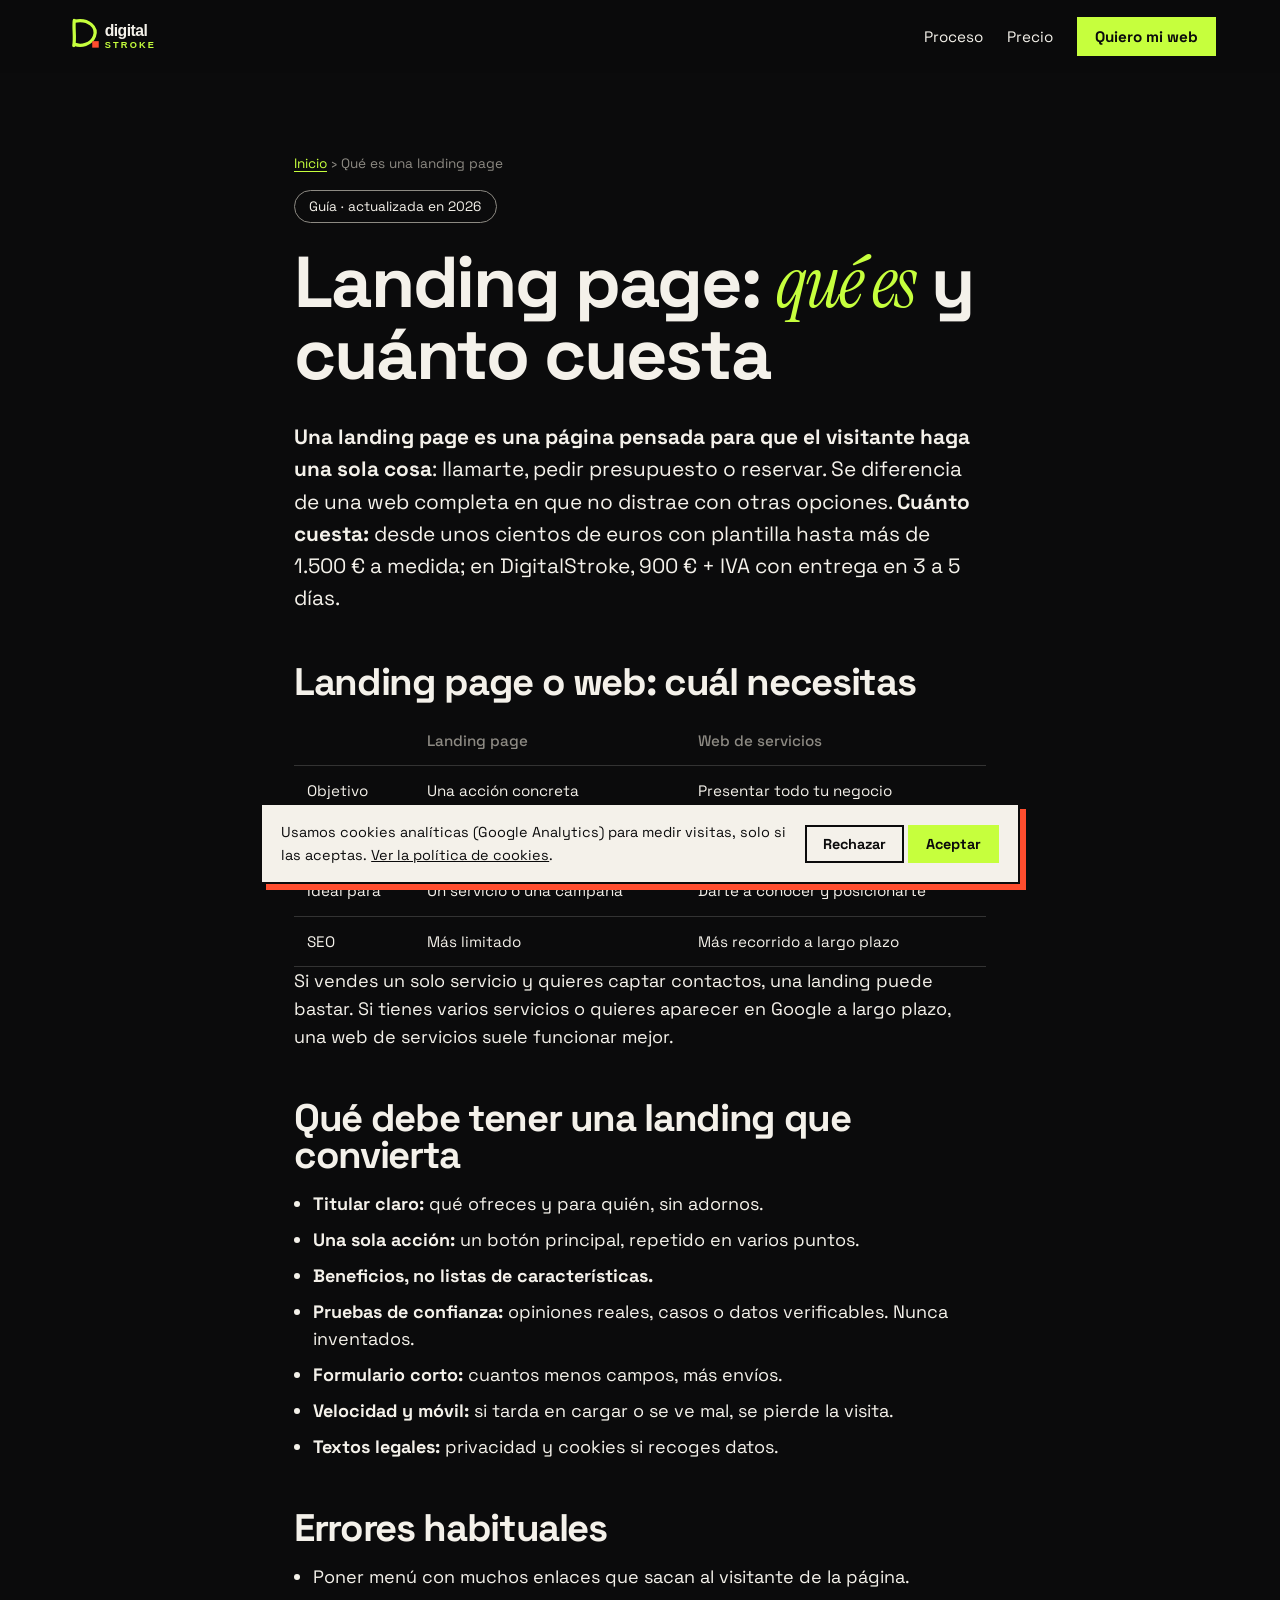
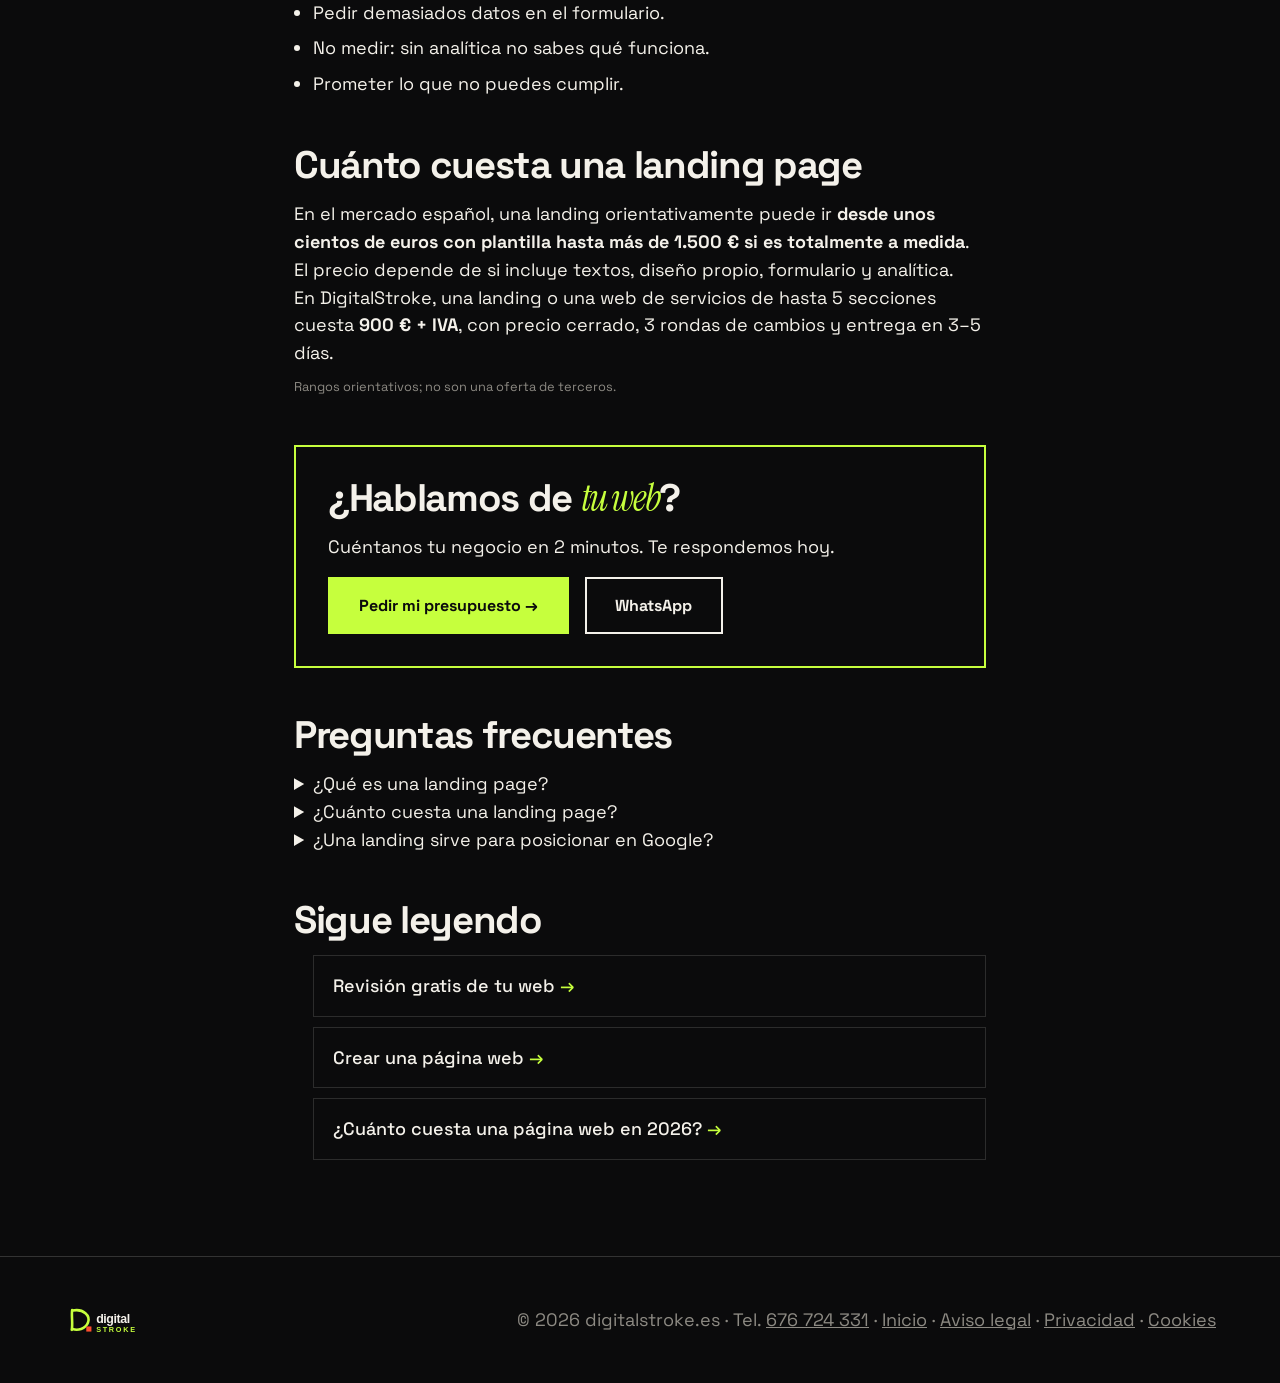
<file: landing-page-que-es-y-cuanto-cuesta/index.html>
<!doctype html>
<html lang="es">
<head>
<meta charset="utf-8">
<meta name="viewport" content="width=device-width,initial-scale=1">
<title>Landing page: qué es y cuánto cuesta | DigitalStroke</title>
<meta name="description" content="Qué es una landing page, en qué se diferencia de una web, qué elementos necesita para convertir visitas en clientes y cuánto cuesta en España.">
<meta name="robots" content="index,follow,max-image-preview:large">
<link rel="canonical" href="https://digitalstroke.es/landing-page-que-es-y-cuanto-cuesta/">
<link rel="icon" href="../assets/favicon.svg" type="image/svg+xml">
<meta property="og:title" content="Landing page: qué es, cuándo usarla y cuánto cuesta">
<meta property="og:description" content="Qué es una landing page, en qué se diferencia de una web, qué elementos necesita para convertir visitas en clientes y cuánto cuesta en España.">
<meta property="og:type" content="article">
<meta property="og:url" content="https://digitalstroke.es/landing-page-que-es-y-cuanto-cuesta/">
<meta property="og:locale" content="es_ES">
<meta property="og:site_name" content="DigitalStroke">
<meta property="og:image" content="https://digitalstroke.es/assets/og.png">
<meta property="og:image:width" content="1200">
<meta property="og:image:height" content="630">
<meta name="twitter:card" content="summary_large_image">
<link rel="preconnect" href="https://fonts.googleapis.com">
<link rel="preconnect" href="https://fonts.gstatic.com" crossorigin>
<link href="https://fonts.googleapis.com/css2?family=Space+Grotesk:wght@400;500;700&family=Instrument+Serif:ital@0;1&display=swap" rel="stylesheet">
<link rel="stylesheet" href="../css/style.css?v=18">
<script type="application/ld+json">
{"@context": "https://schema.org", "@type": "Article", "headline": "Landing page: qué es, cuándo usarla y cuánto cuesta", "description": "Qué es una landing page, en qué se diferencia de una web, qué elementos necesita para convertir visitas en clientes y cuánto cuesta en España.", "inLanguage": "es-ES", "datePublished": "2026-10-08", "dateModified": "2026-10-08", "mainEntityOfPage": "https://digitalstroke.es/landing-page-que-es-y-cuanto-cuesta/", "author": {"@type": "Organization", "name": "DigitalStroke", "url": "https://digitalstroke.es/"}, "publisher": {"@type": "Organization", "name": "DigitalStroke", "url": "https://digitalstroke.es/"}}
</script>
<script type="application/ld+json">
{"@context": "https://schema.org", "@type": "FAQPage", "mainEntity": [{"@type": "Question", "name": "¿Qué es una landing page?", "acceptedAnswer": {"@type": "Answer", "text": "Es una página diseñada para conseguir una sola acción del visitante, como llamar, pedir presupuesto o reservar."}}, {"@type": "Question", "name": "¿Cuánto cuesta una landing page?", "acceptedAnswer": {"@type": "Answer", "text": "Orientativamente, desde unos cientos de euros con plantilla hasta más de 1.500 € a medida. En DigitalStroke, una landing de hasta 5 secciones son 900 € + IVA."}}, {"@type": "Question", "name": "¿Una landing sirve para posicionar en Google?", "acceptedAnswer": {"@type": "Answer", "text": "Puede ayudar, pero tiene menos recorrido que una web con varias páginas. Para SEO a largo plazo suele convenir una web de servicios."}}]}
</script>
<script type="application/ld+json">
{"@context": "https://schema.org", "@type": "BreadcrumbList", "itemListElement": [{"@type": "ListItem", "position": 1, "name": "Inicio", "item": "https://digitalstroke.es/"}, {"@type": "ListItem", "position": 2, "name": "Qué es una landing page", "item": "https://digitalstroke.es/landing-page-que-es-y-cuanto-cuesta/"}]}
</script>
</head>
<body>
<header class="nav">
  <a href="../" class="logo" aria-label="DigitalStroke"><img src="../assets/logo.svg?v=3" alt="DigitalStroke" width="152" height="38"></a>
  <nav><a href="../#proceso">Proceso</a><a href="../#precio">Precio</a><a href="../#contacto" class="btn btn-sm">Quiero mi web</a></nav>
</header>

<main class="article">
  <article>
    <p class="crumbs"><a href="../">Inicio</a> › Qué es una landing page</p>
    <p class="tag">Guía · actualizada en 2026</p>
    <h1>Landing page: <em>qué es</em> y cuánto cuesta</h1>
    <p class="lead"><strong>Una landing page es una página pensada para que el visitante haga una sola cosa</strong>: llamarte, pedir presupuesto o reservar. Se diferencia de una web completa en que no distrae con otras opciones. <strong>Cuánto cuesta:</strong> desde unos cientos de euros con plantilla hasta más de 1.500 € a medida; en DigitalStroke, 900 € + IVA con entrega en 3 a 5 días.</p>

<h2>Landing page o web: cuál necesitas</h2>
<div class="table-wrap"><table>
<thead><tr><th></th><th>Landing page</th><th>Web de servicios</th></tr></thead>
<tbody>
<tr><td>Objetivo</td><td>Una acción concreta</td><td>Presentar todo tu negocio</td></tr>
<tr><td>Contenido</td><td>Una página, de arriba abajo</td><td>Varias páginas</td></tr>
<tr><td>Ideal para</td><td>Un servicio o una campaña</td><td>Darte a conocer y posicionarte</td></tr>
<tr><td>SEO</td><td>Más limitado</td><td>Más recorrido a largo plazo</td></tr>
</tbody></table></div>
<p>Si vendes un solo servicio y quieres captar contactos, una landing puede bastar. Si tienes varios servicios o quieres aparecer en Google a largo plazo, una web de servicios suele funcionar mejor.</p>

<h2>Qué debe tener una landing que convierta</h2>
<ul>
<li><strong>Titular claro:</strong> qué ofreces y para quién, sin adornos.</li>
<li><strong>Una sola acción:</strong> un botón principal, repetido en varios puntos.</li>
<li><strong>Beneficios, no listas de características.</strong></li>
<li><strong>Pruebas de confianza:</strong> opiniones reales, casos o datos verificables. Nunca inventados.</li>
<li><strong>Formulario corto:</strong> cuantos menos campos, más envíos.</li>
<li><strong>Velocidad y móvil:</strong> si tarda en cargar o se ve mal, se pierde la visita.</li>
<li><strong>Textos legales:</strong> privacidad y cookies si recoges datos.</li>
</ul>

<h2>Errores habituales</h2>
<ul>
<li>Poner menú con muchos enlaces que sacan al visitante de la página.</li>
<li>Pedir demasiados datos en el formulario.</li>
<li>No medir: sin analítica no sabes qué funciona.</li>
<li>Prometer lo que no puedes cumplir.</li>
</ul>

<h2>Cuánto cuesta una landing page</h2>
<p>En el mercado español, una landing orientativamente puede ir <strong>desde unos cientos de euros con plantilla hasta más de 1.500 € si es totalmente a medida</strong>. El precio depende de si incluye textos, diseño propio, formulario y analítica.</p>
<p>En DigitalStroke, una landing o una web de servicios de hasta 5 secciones cuesta <strong>900 € + IVA</strong>, con precio cerrado, 3 rondas de cambios y entrega en 3–5 días.</p>
<p class="note">Rangos orientativos; no son una oferta de terceros.</p>

    <div class="cta-box">
      <h2>¿Hablamos de <em>tu web</em>?</h2>
      <p>Cuéntanos tu negocio en 2 minutos. Te respondemos hoy.</p>
      <a href="../#contacto" class="btn">Pedir mi presupuesto →</a>
      <a href="https://wa.me/34676724331?text=Hola%2C%20quiero%20una%20web%20para%20mi%20negocio" class="btn btn-ghost">WhatsApp</a>
    </div>

    <h2>Preguntas frecuentes</h2>
<details><summary>¿Qué es una landing page?</summary><p>Es una página diseñada para conseguir una sola acción del visitante, como llamar, pedir presupuesto o reservar.</p></details>
<details><summary>¿Cuánto cuesta una landing page?</summary><p>Orientativamente, desde unos cientos de euros con plantilla hasta más de 1.500 € a medida. En DigitalStroke, una landing de hasta 5 secciones son 900 € + IVA.</p></details>
<details><summary>¿Una landing sirve para posicionar en Google?</summary><p>Puede ayudar, pero tiene menos recorrido que una web con varias páginas. Para SEO a largo plazo suele convenir una web de servicios.</p></details>

    <h2>Sigue leyendo</h2>
    <ul class="related">
<li><a href="../revision-web-gratis/">Revisión gratis de tu web</a></li>
<li><a href="../crear-pagina-web-profesional/">Crear una página web</a></li>
<li><a href="../cuanto-cuesta-una-pagina-web/">¿Cuánto cuesta una página web en 2026?</a></li>
    </ul>
  </article>
</main>

<footer>
  <img src="../assets/logo.svg?v=3" alt="DigitalStroke" width="120" height="30">
  <p>© <span id="y"></span> digitalstroke.es · Tel. <a href="tel:+34676724331" style="color:inherit">676 724 331</a> · <a href="../" style="color:inherit">Inicio</a> · <a href="../aviso-legal/" style="color:inherit">Aviso legal</a> · <a href="../politica-privacidad/" style="color:inherit">Privacidad</a> · <a href="../politica-cookies/" style="color:inherit">Cookies</a></p>
</footer>
<script src="../js/main.js?v=18"></script>
</body>
</html>
</file>
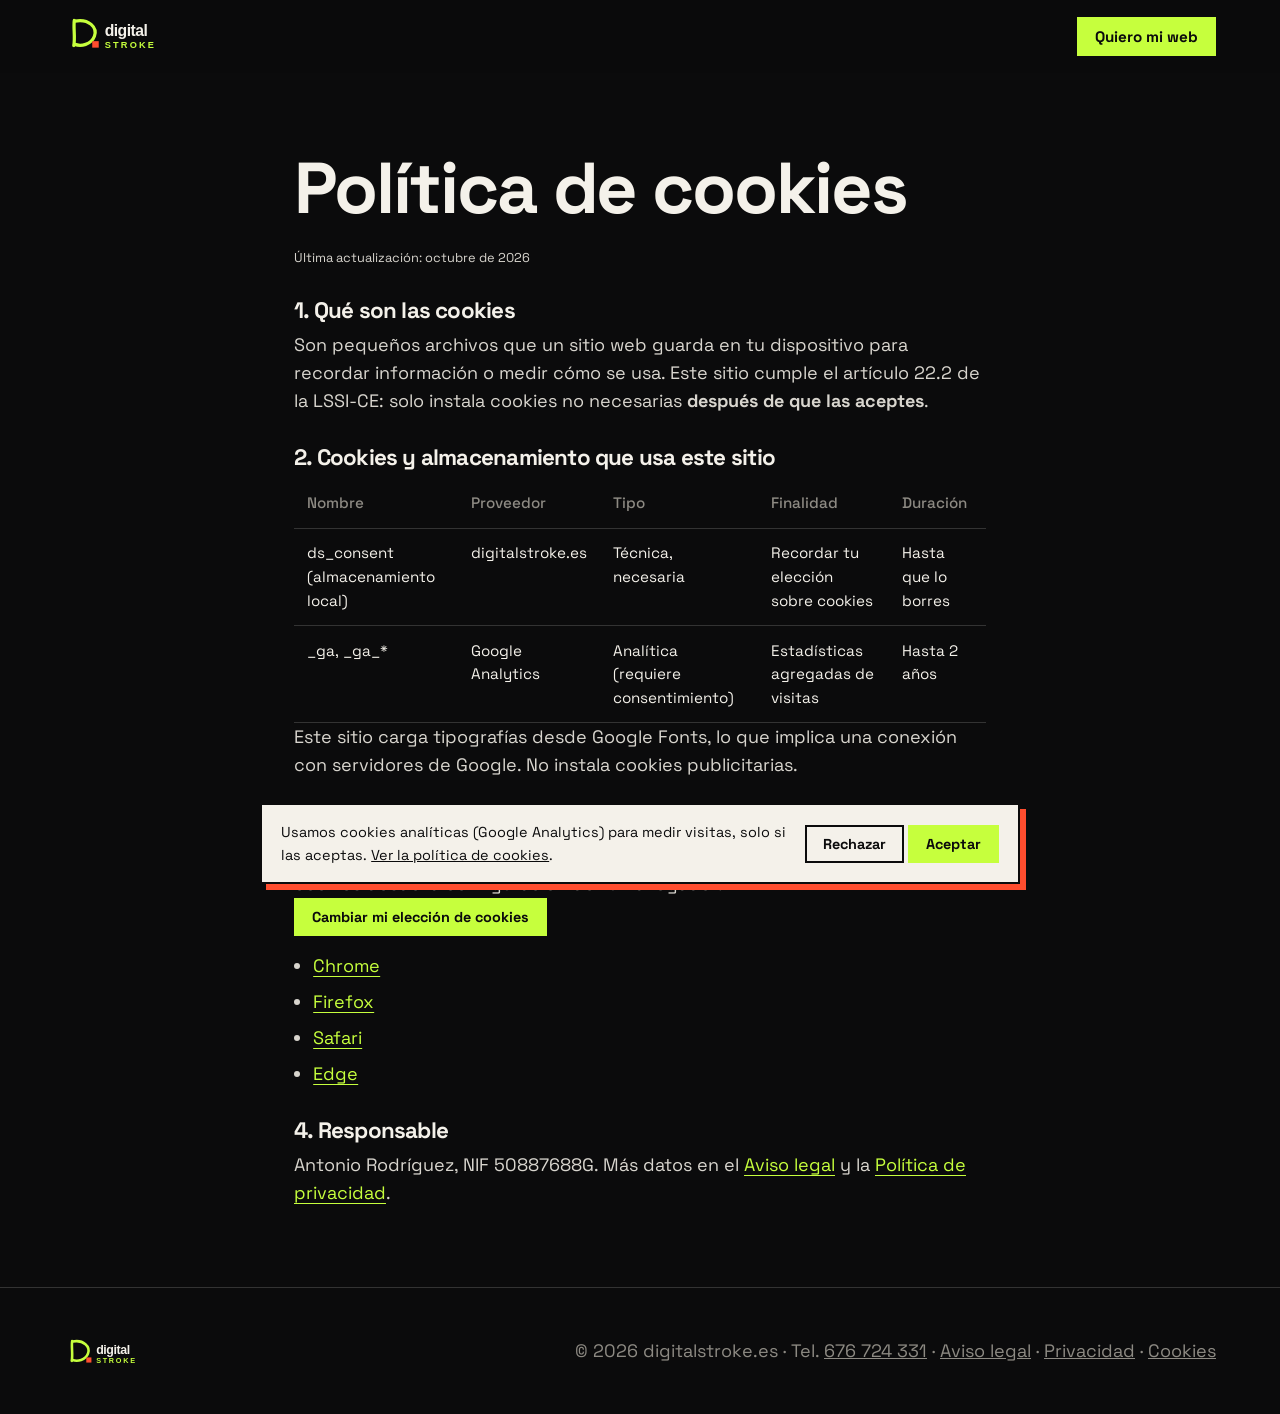
<file: politica-cookies/index.html>
<!doctype html>
<html lang="es">
<head>
<meta charset="utf-8">
<meta name="viewport" content="width=device-width,initial-scale=1">
<title>Política de cookies | DigitalStroke</title>
<meta name="description" content="Qué cookies usa digitalstroke.es y cómo gestionarlas.">
<meta name="robots" content="noindex,follow">
<link rel="canonical" href="https://digitalstroke.es/politica-cookies/">
<link rel="icon" href="../assets/favicon.svg" type="image/svg+xml">
<link href="https://fonts.googleapis.com/css2?family=Space+Grotesk:wght@400;500;700&family=Instrument+Serif:ital@0;1&display=swap" rel="stylesheet">
<link rel="stylesheet" href="../css/style.css?v=18">
</head>
<body>
<header class="nav">
  <a href="../" class="logo" aria-label="DigitalStroke"><img src="../assets/logo.svg?v=3" alt="DigitalStroke" width="152" height="38"></a>
  <nav><a href="../#contacto" class="btn btn-sm">Quiero mi web</a></nav>
</header>
<main class="article legal">
  <article>
    <h1>Política de cookies</h1>
    <p class="note">Última actualización: octubre de 2026</p>

    <h2>1. Qué son las cookies</h2>
    <p>Son pequeños archivos que un sitio web guarda en tu dispositivo para recordar información o medir cómo se usa. Este sitio cumple el artículo 22.2 de la LSSI-CE: solo instala cookies no necesarias <strong>después de que las aceptes</strong>.</p>

    <h2>2. Cookies y almacenamiento que usa este sitio</h2>
    <table>
      <thead><tr><th>Nombre</th><th>Proveedor</th><th>Tipo</th><th>Finalidad</th><th>Duración</th></tr></thead>
      <tbody>
        <tr><td>ds_consent (almacenamiento local)</td><td>digitalstroke.es</td><td>Técnica, necesaria</td><td>Recordar tu elección sobre cookies</td><td>Hasta que lo borres</td></tr>
        <tr><td>_ga, _ga_*</td><td>Google Analytics</td><td>Analítica (requiere consentimiento)</td><td>Estadísticas agregadas de visitas</td><td>Hasta 2 años</td></tr>
      </tbody>
    </table>
    <p>Este sitio carga tipografías desde Google Fonts, lo que implica una conexión con servidores de Google. No instala cookies publicitarias.</p>

    <h2>3. Cómo cambiar o retirar tu consentimiento</h2>
    <p>Pulsa el botón de abajo para volver a elegir. También puedes borrar o bloquear cookies desde la configuración de tu navegador:</p>
    <p><button type="button" class="btn btn-sm" id="cookie-reset">Cambiar mi elección de cookies</button></p>
    <ul>
      <li><a href="https://support.google.com/chrome/answer/95647" rel="noopener">Chrome</a></li>
      <li><a href="https://support.mozilla.org/es/kb/cookies-informacion-que-los-sitios-web-guardan-en-" rel="noopener">Firefox</a></li>
      <li><a href="https://support.apple.com/es-es/guide/safari/sfri11471/mac" rel="noopener">Safari</a></li>
      <li><a href="https://support.microsoft.com/es-es/microsoft-edge" rel="noopener">Edge</a></li>
    </ul>

    <h2>4. Responsable</h2>
    <p>Antonio Rodríguez, NIF 50887688G. Más datos en el <a href="../aviso-legal/">Aviso legal</a> y la <a href="../politica-privacidad/">Política de privacidad</a>.</p>
  </article>
</main>
<footer>
  <img src="../assets/logo.svg?v=3" alt="DigitalStroke" width="120" height="30">
  <p>© <span id="y"></span> digitalstroke.es · Tel. <a href="tel:+34676724331" style="color:inherit">676 724 331</a> · <a href="../aviso-legal/" style="color:inherit">Aviso legal</a> · <a href="../politica-privacidad/" style="color:inherit">Privacidad</a> · <a href="../politica-cookies/" style="color:inherit">Cookies</a></p>
</footer>
<script src="../js/main.js?v=18"></script>
</body>
</html>
</file>
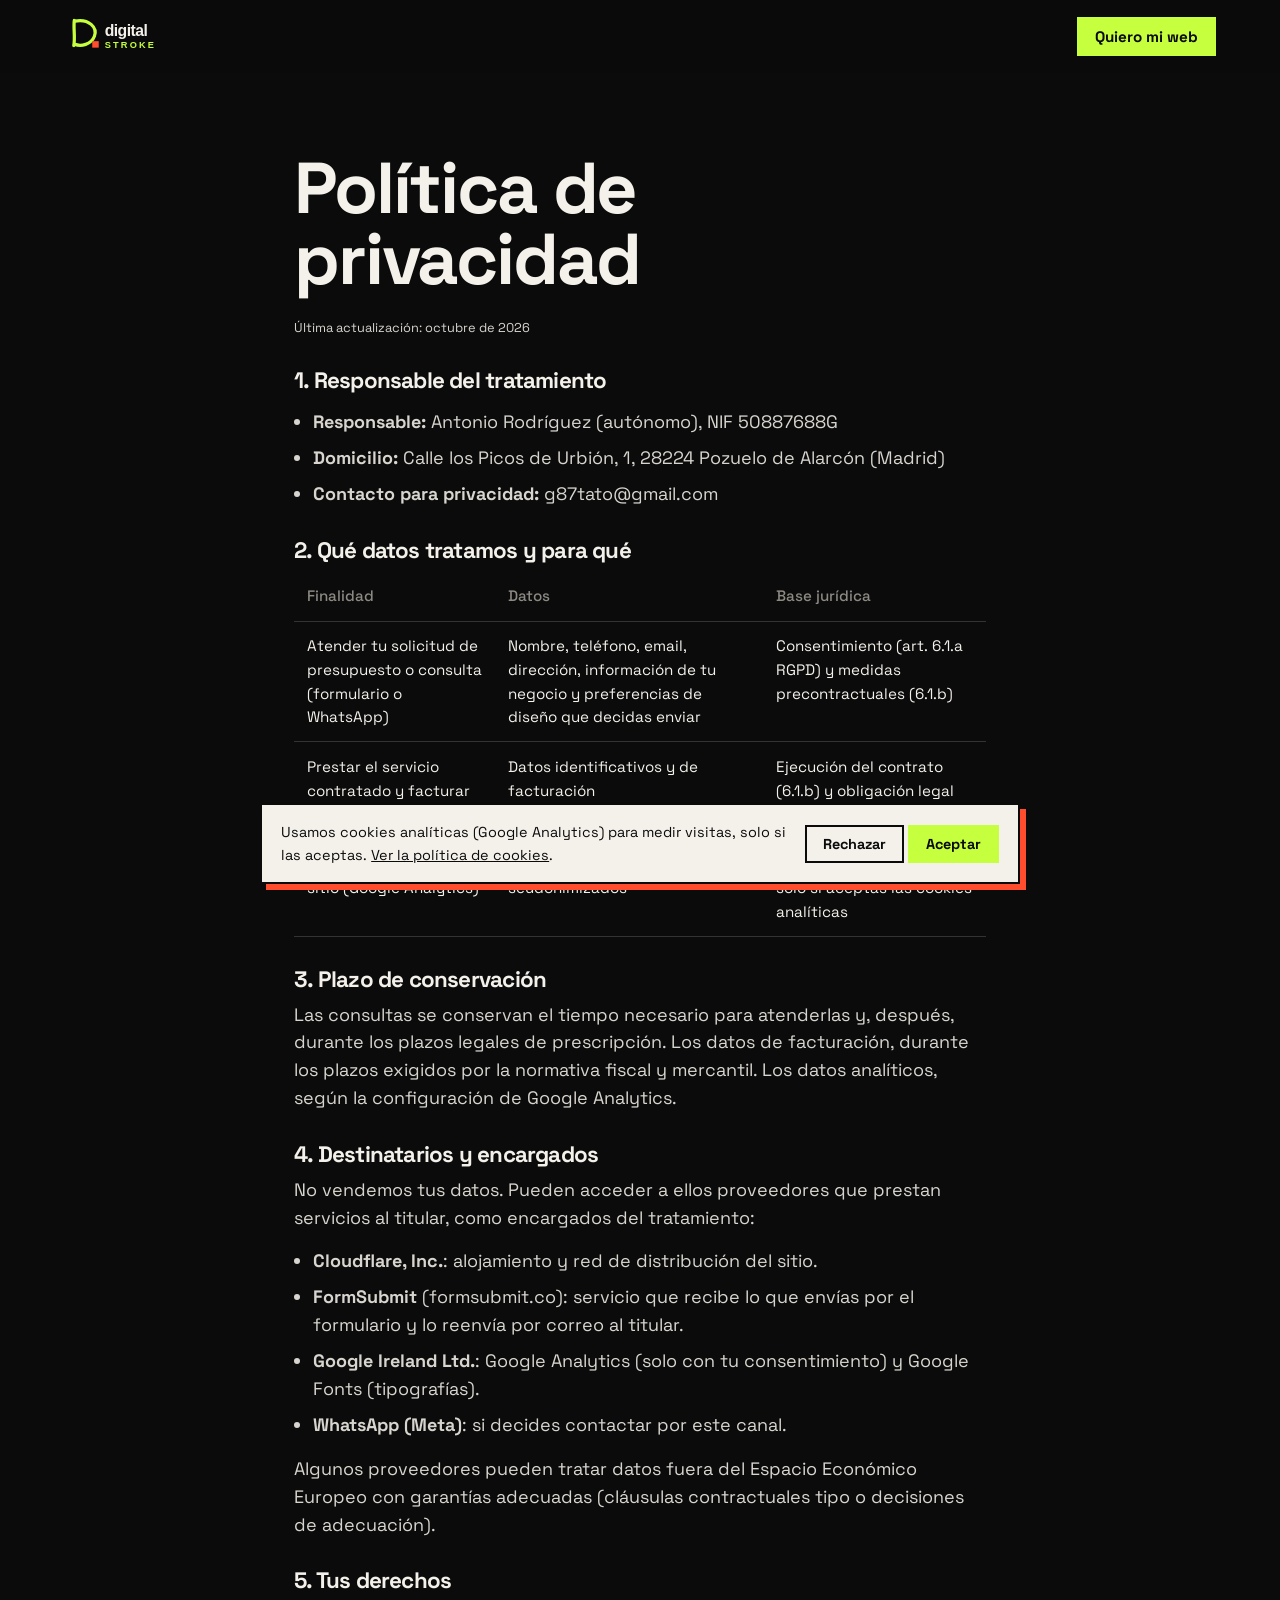
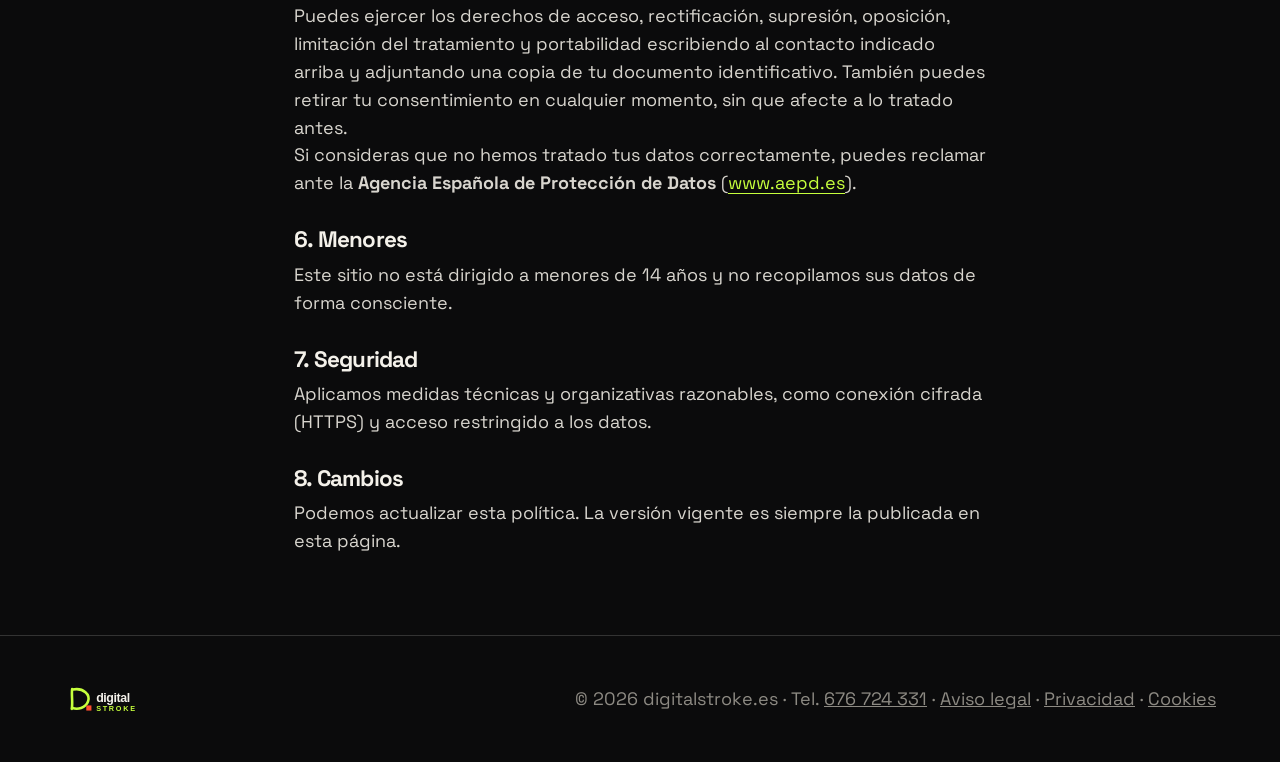
<file: politica-privacidad/index.html>
<!doctype html>
<html lang="es">
<head>
<meta charset="utf-8">
<meta name="viewport" content="width=device-width,initial-scale=1">
<title>Política de privacidad | DigitalStroke</title>
<meta name="description" content="Cómo trata DigitalStroke tus datos personales conforme al RGPD y la LOPDGDD.">
<meta name="robots" content="noindex,follow">
<link rel="canonical" href="https://digitalstroke.es/politica-privacidad/">
<link rel="icon" href="../assets/favicon.svg" type="image/svg+xml">
<link href="https://fonts.googleapis.com/css2?family=Space+Grotesk:wght@400;500;700&family=Instrument+Serif:ital@0;1&display=swap" rel="stylesheet">
<link rel="stylesheet" href="../css/style.css?v=18">
</head>
<body>
<header class="nav">
  <a href="../" class="logo" aria-label="DigitalStroke"><img src="../assets/logo.svg?v=3" alt="DigitalStroke" width="152" height="38"></a>
  <nav><a href="../#contacto" class="btn btn-sm">Quiero mi web</a></nav>
</header>
<main class="article legal">
  <article>
    <h1>Política de privacidad</h1>
    <p class="note">Última actualización: octubre de 2026</p>

    <h2>1. Responsable del tratamiento</h2>
    <ul>
      <li><strong>Responsable:</strong> Antonio Rodríguez (autónomo), NIF 50887688G</li>
      <li><strong>Domicilio:</strong> Calle los Picos de Urbión, 1, 28224 Pozuelo de Alarcón (Madrid)</li>
      <li><strong>Contacto para privacidad:</strong> g87tato@gmail.com</li>
    </ul>

    <h2>2. Qué datos tratamos y para qué</h2>
    <table>
      <thead><tr><th>Finalidad</th><th>Datos</th><th>Base jurídica</th></tr></thead>
      <tbody>
        <tr><td>Atender tu solicitud de presupuesto o consulta (formulario o WhatsApp)</td><td>Nombre, teléfono, email, dirección, información de tu negocio y preferencias de diseño que decidas enviar</td><td>Consentimiento (art. 6.1.a RGPD) y medidas precontractuales (6.1.b)</td></tr>
        <tr><td>Prestar el servicio contratado y facturar</td><td>Datos identificativos y de facturación</td><td>Ejecución del contrato (6.1.b) y obligación legal (6.1.c)</td></tr>
        <tr><td>Estadísticas de uso del sitio (Google Analytics)</td><td>Datos de navegación seudonimizados</td><td>Consentimiento (6.1.a), solo si aceptas las cookies analíticas</td></tr>
      </tbody>
    </table>

    <h2>3. Plazo de conservación</h2>
    <p>Las consultas se conservan el tiempo necesario para atenderlas y, después, durante los plazos legales de prescripción. Los datos de facturación, durante los plazos exigidos por la normativa fiscal y mercantil. Los datos analíticos, según la configuración de Google Analytics.</p>

    <h2>4. Destinatarios y encargados</h2>
    <p>No vendemos tus datos. Pueden acceder a ellos proveedores que prestan servicios al titular, como encargados del tratamiento:</p>
    <ul>
      <li><strong>Cloudflare, Inc.</strong>: alojamiento y red de distribución del sitio.</li>
      <li><strong>FormSubmit</strong> (formsubmit.co): servicio que recibe lo que envías por el formulario y lo reenvía por correo al titular.</li>
      <li><strong>Google Ireland Ltd.</strong>: Google Analytics (solo con tu consentimiento) y Google Fonts (tipografías).</li>
      <li><strong>WhatsApp (Meta)</strong>: si decides contactar por este canal.</li>
    </ul>
    <p>Algunos proveedores pueden tratar datos fuera del Espacio Económico Europeo con garantías adecuadas (cláusulas contractuales tipo o decisiones de adecuación).</p>

    <h2>5. Tus derechos</h2>
    <p>Puedes ejercer los derechos de acceso, rectificación, supresión, oposición, limitación del tratamiento y portabilidad escribiendo al contacto indicado arriba y adjuntando una copia de tu documento identificativo. También puedes retirar tu consentimiento en cualquier momento, sin que afecte a lo tratado antes.</p>
    <p>Si consideras que no hemos tratado tus datos correctamente, puedes reclamar ante la <strong>Agencia Española de Protección de Datos</strong> (<a href="https://www.aepd.es" rel="noopener">www.aepd.es</a>).</p>

    <h2>6. Menores</h2>
    <p>Este sitio no está dirigido a menores de 14 años y no recopilamos sus datos de forma consciente.</p>

    <h2>7. Seguridad</h2>
    <p>Aplicamos medidas técnicas y organizativas razonables, como conexión cifrada (HTTPS) y acceso restringido a los datos.</p>

    <h2>8. Cambios</h2>
    <p>Podemos actualizar esta política. La versión vigente es siempre la publicada en esta página.</p>
  </article>
</main>
<footer>
  <img src="../assets/logo.svg?v=3" alt="DigitalStroke" width="120" height="30">
  <p>© <span id="y"></span> digitalstroke.es · Tel. <a href="tel:+34676724331" style="color:inherit">676 724 331</a> · <a href="../aviso-legal/" style="color:inherit">Aviso legal</a> · <a href="../politica-privacidad/" style="color:inherit">Privacidad</a> · <a href="../politica-cookies/" style="color:inherit">Cookies</a></p>
</footer>
<script src="../js/main.js?v=18"></script>
</body>
</html>
</file>
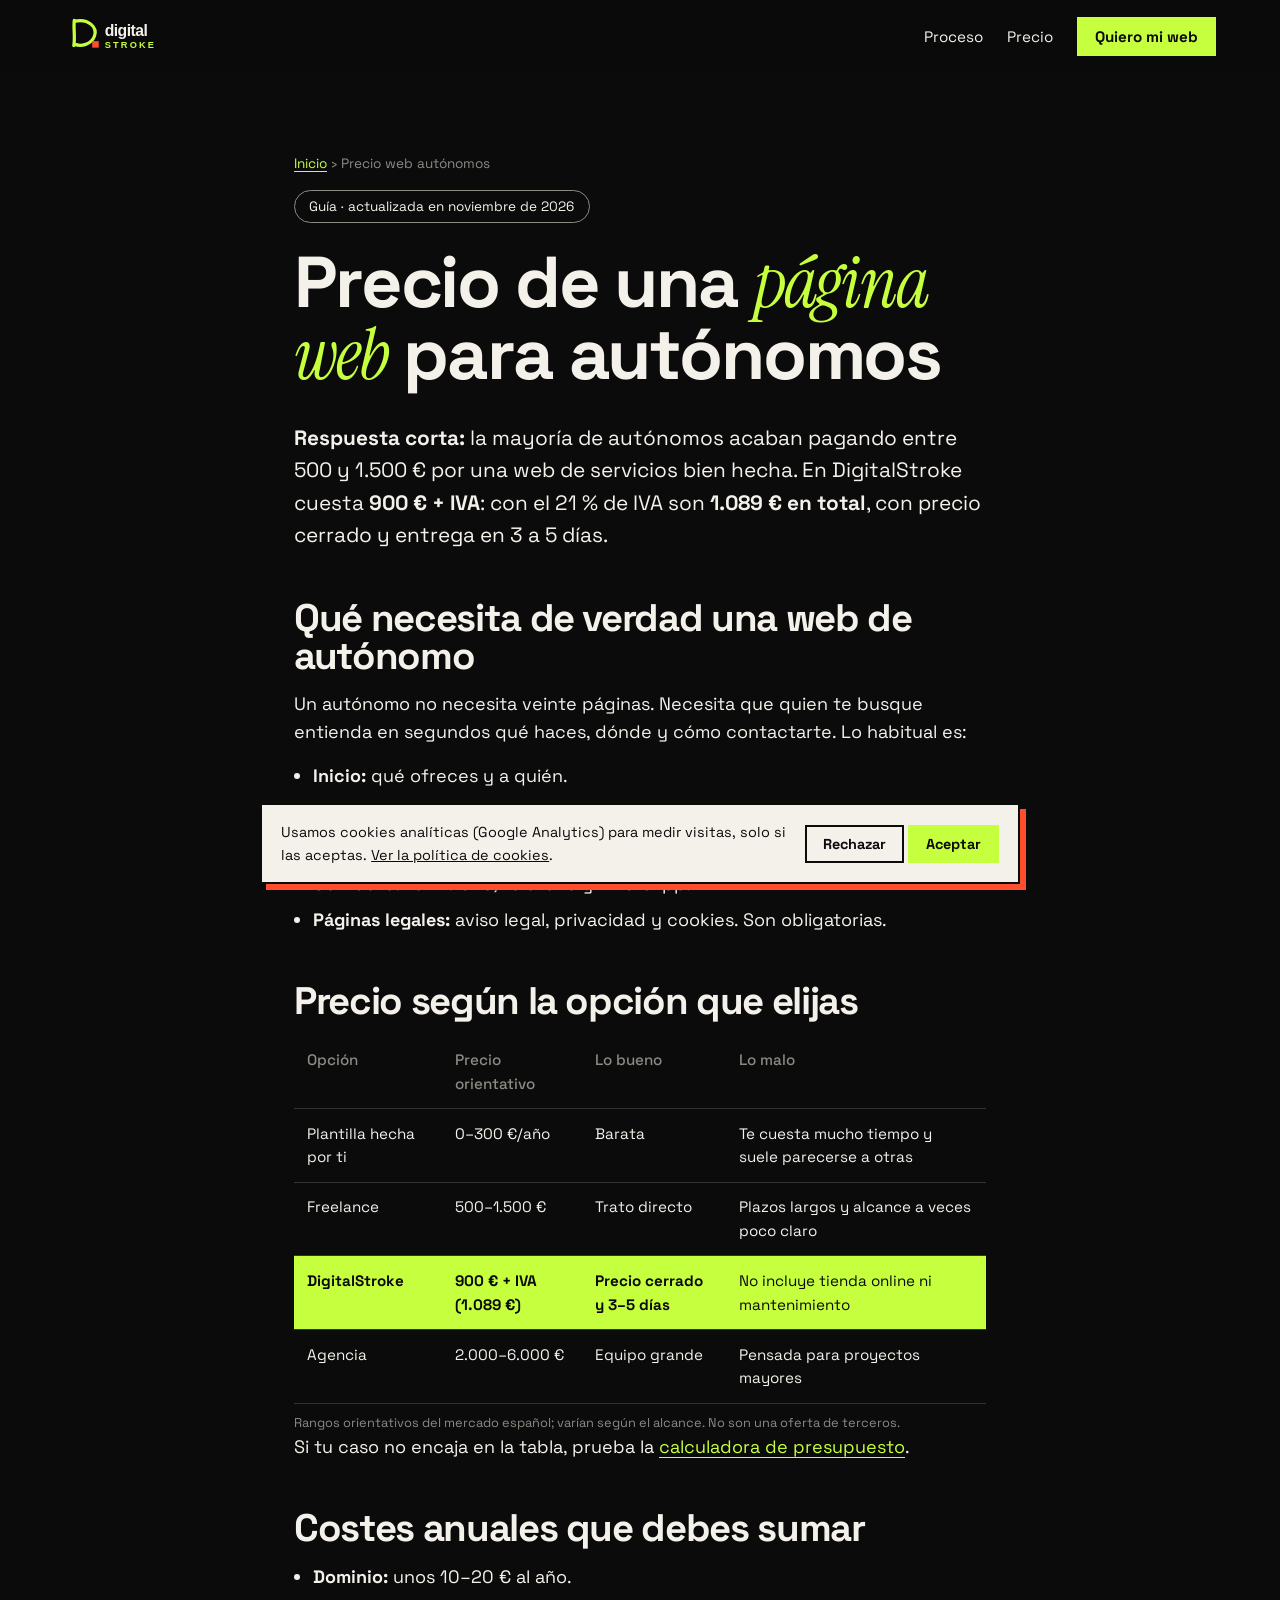
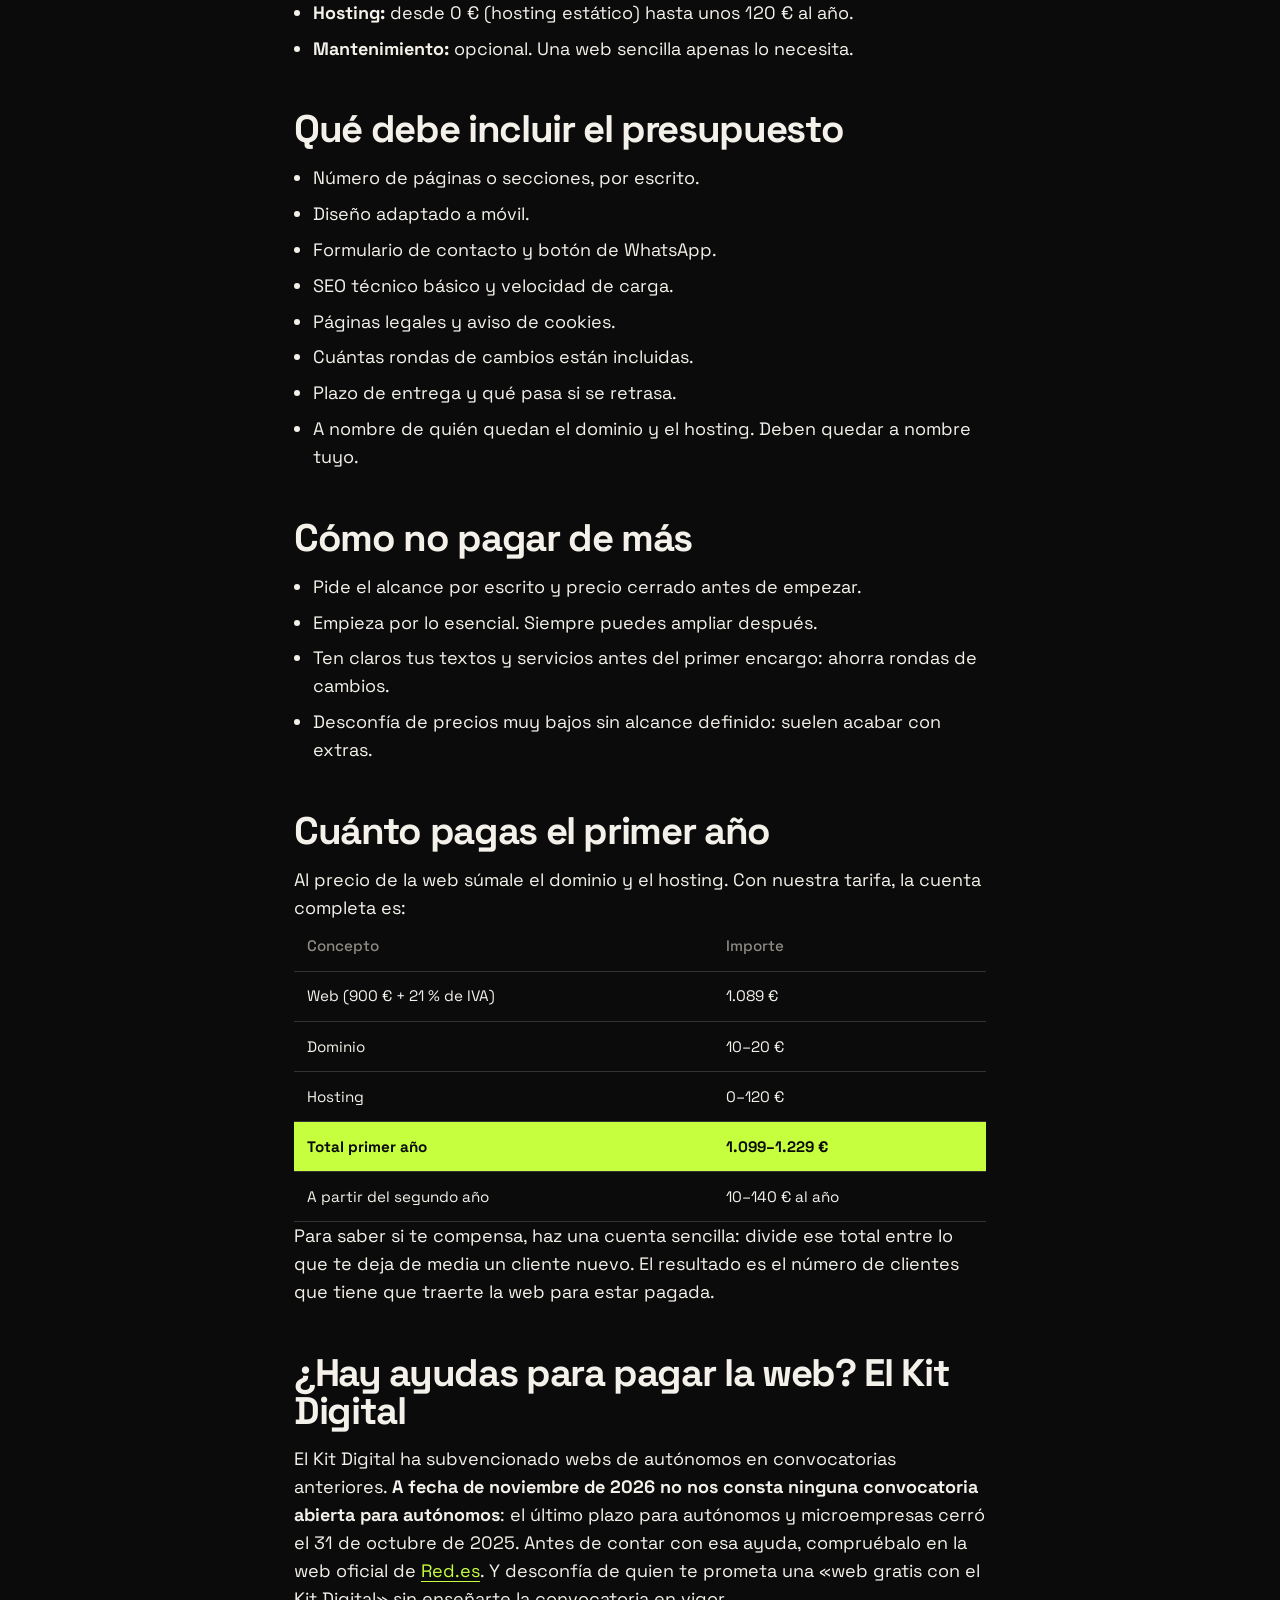
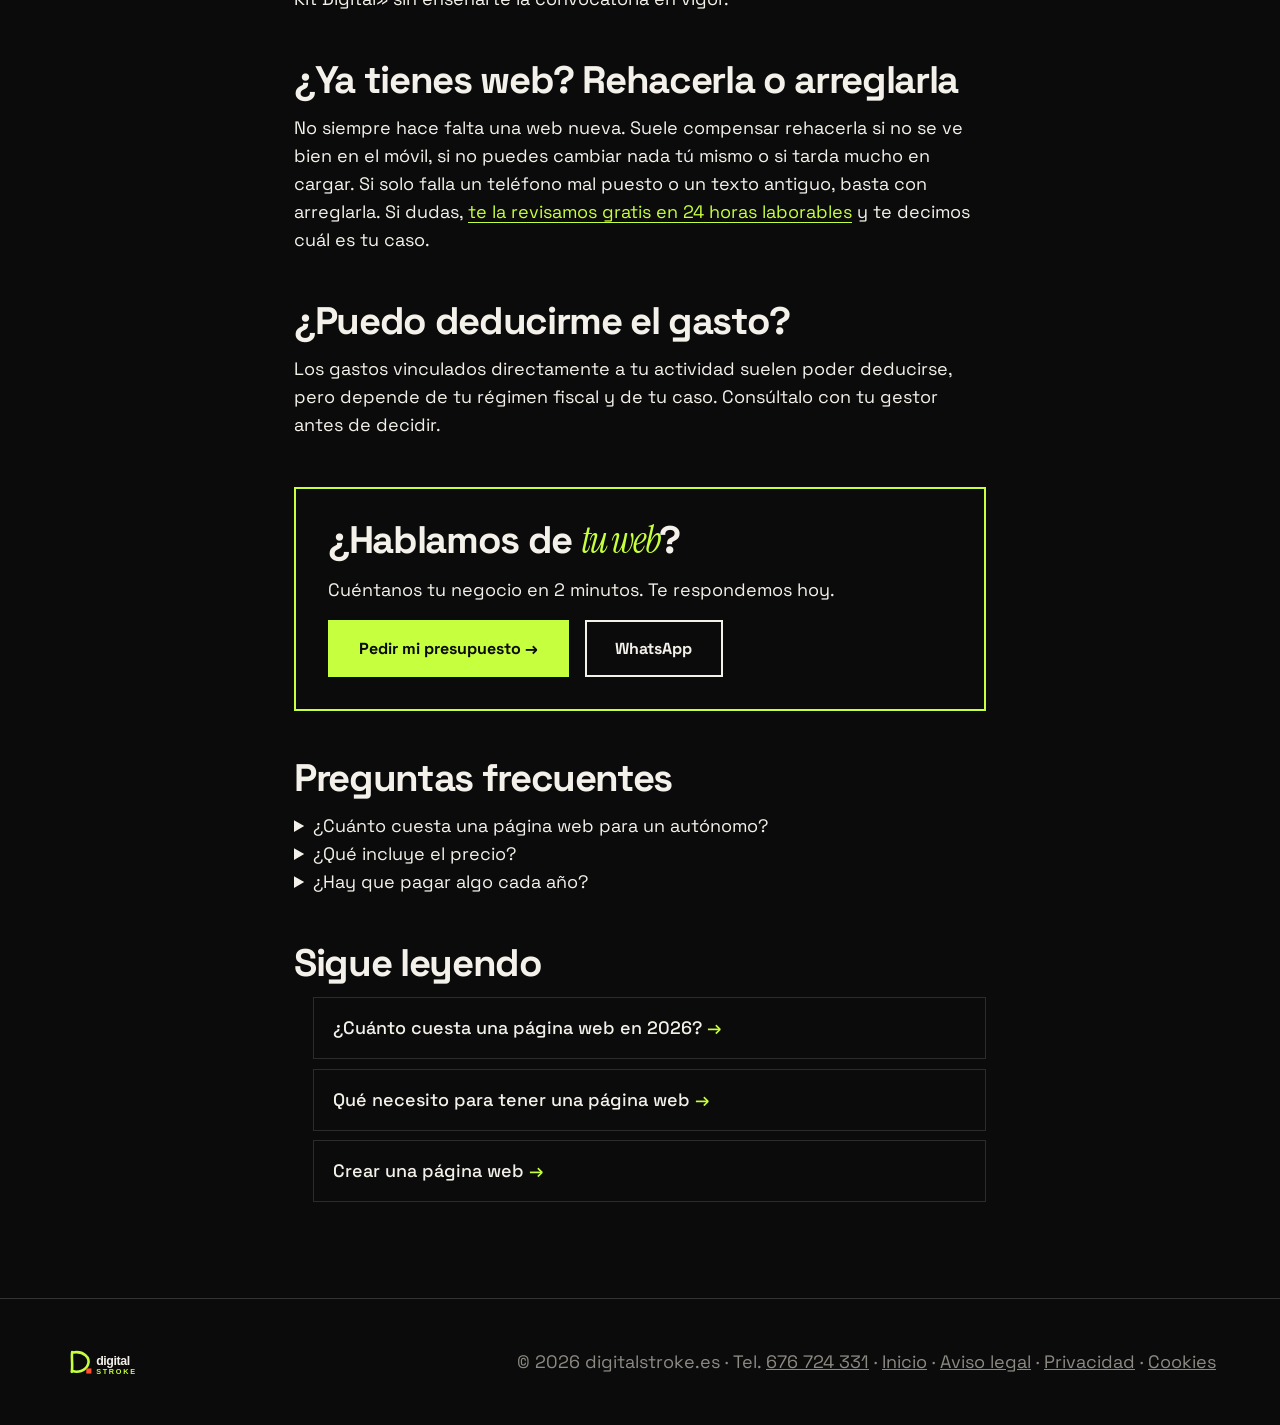
<file: precio-pagina-web-autonomos/index.html>
<!doctype html>
<html lang="es">
<head>
<meta charset="utf-8">
<meta name="viewport" content="width=device-width,initial-scale=1">
<title>Precio de una página web para autónomos (2026) | DigitalStroke</title>
<meta name="description" content="Cuánto debe pagar un autónomo por su página web: rangos orientativos, qué incluir en el presupuesto y cómo no pagar de más. 900 € + IVA son 1.089 € con el 21 %.">
<meta name="robots" content="index,follow,max-image-preview:large">
<link rel="canonical" href="https://digitalstroke.es/precio-pagina-web-autonomos/">
<link rel="icon" href="../assets/favicon.svg" type="image/svg+xml">
<meta property="og:title" content="Precio de una página web para autónomos (2026)">
<meta property="og:description" content="Cuánto debe pagar un autónomo por su página web: rangos orientativos, qué incluir en el presupuesto y cómo no pagar de más. 900 € + IVA son 1.089 € con el 21 %.">
<meta property="og:type" content="article">
<meta property="og:url" content="https://digitalstroke.es/precio-pagina-web-autonomos/">
<meta property="og:locale" content="es_ES">
<meta property="og:site_name" content="DigitalStroke">
<meta property="og:image" content="https://digitalstroke.es/assets/og.png">
<meta property="og:image:width" content="1200">
<meta property="og:image:height" content="630">
<meta name="twitter:card" content="summary_large_image">
<link rel="preconnect" href="https://fonts.googleapis.com">
<link rel="preconnect" href="https://fonts.gstatic.com" crossorigin>
<link href="https://fonts.googleapis.com/css2?family=Space+Grotesk:wght@400;500;700&family=Instrument+Serif:ital@0;1&display=swap" rel="stylesheet">
<link rel="stylesheet" href="../css/style.css?v=18">
<script type="application/ld+json">
{"@context": "https://schema.org", "@type": "Article", "headline": "Precio de una página web para autónomos (2026)", "description": "Cuánto debe pagar un autónomo por su página web: rangos orientativos, qué incluir en el presupuesto y cómo no pagar de más. 900 € + IVA son 1.089 € con el 21 %.", "inLanguage": "es-ES", "datePublished": "2026-10-08", "dateModified": "2026-11-19", "mainEntityOfPage": "https://digitalstroke.es/precio-pagina-web-autonomos/", "author": {"@type": "Organization", "name": "DigitalStroke", "url": "https://digitalstroke.es/"}, "publisher": {"@type": "Organization", "name": "DigitalStroke", "url": "https://digitalstroke.es/"}}
</script>
<script type="application/ld+json">
{"@context": "https://schema.org", "@type": "FAQPage", "mainEntity": [{"@type": "Question", "name": "¿Cuánto cuesta una página web para un autónomo?", "acceptedAnswer": {"@type": "Answer", "text": "Entre 500 y 1.500 € con un profesional. En DigitalStroke son 900 € + IVA, es decir, 1.089 € con el 21 % de IVA."}}, {"@type": "Question", "name": "¿Qué incluye el precio?", "acceptedAnswer": {"@type": "Answer", "text": "Una web de servicios de hasta 5 secciones, diseño a medida y adaptado a móvil, SEO técnico base, formulario y WhatsApp, textos, fotos y logo sencillo, páginas legales básicas y 3 rondas de cambios."}}, {"@type": "Question", "name": "¿Hay que pagar algo cada año?", "acceptedAnswer": {"@type": "Answer", "text": "Sí: dominio (unos 10–20 €) y hosting (desde 0 hasta unos 120 €). El mantenimiento externo es opcional y no está incluido."}}]}
</script>
<script type="application/ld+json">
{"@context": "https://schema.org", "@type": "BreadcrumbList", "itemListElement": [{"@type": "ListItem", "position": 1, "name": "Inicio", "item": "https://digitalstroke.es/"}, {"@type": "ListItem", "position": 2, "name": "Precio web autónomos", "item": "https://digitalstroke.es/precio-pagina-web-autonomos/"}]}
</script>
</head>
<body>
<header class="nav">
  <a href="../" class="logo" aria-label="DigitalStroke"><img src="../assets/logo.svg?v=3" alt="DigitalStroke" width="152" height="38"></a>
  <nav><a href="../#proceso">Proceso</a><a href="../#precio">Precio</a><a href="../#contacto" class="btn btn-sm">Quiero mi web</a></nav>
</header>

<main class="article">
  <article>
    <p class="crumbs"><a href="../">Inicio</a> › Precio web autónomos</p>
    <p class="tag">Guía · actualizada en noviembre de 2026</p>
    <h1>Precio de una <em>página web</em> para autónomos</h1>
    <p class="lead"><strong>Respuesta corta:</strong> la mayoría de autónomos acaban pagando entre 500 y 1.500 € por una web de servicios bien hecha. En DigitalStroke cuesta <strong>900 € + IVA</strong>: con el 21 % de IVA son <strong>1.089 € en total</strong>, con precio cerrado y entrega en 3 a 5 días.</p>

<h2>Qué necesita de verdad una web de autónomo</h2>
<p>Un autónomo no necesita veinte páginas. Necesita que quien te busque entienda en segundos qué haces, dónde y cómo contactarte. Lo habitual es:</p>
<ul>
<li><strong>Inicio:</strong> qué ofreces y a quién.</li>
<li><strong>Servicios:</strong> los 3 a 5 que más quieres vender.</li>
<li><strong>Sobre ti:</strong> quién está detrás. Genera confianza.</li>
<li><strong>Contacto:</strong> formulario, teléfono y WhatsApp.</li>
<li><strong>Páginas legales:</strong> aviso legal, privacidad y cookies. Son obligatorias.</li>
</ul>

<h2>Precio según la opción que elijas</h2>
<div class="table-wrap"><table>
<thead><tr><th>Opción</th><th>Precio orientativo</th><th>Lo bueno</th><th>Lo malo</th></tr></thead>
<tbody>
<tr><td>Plantilla hecha por ti</td><td>0–300 €/año</td><td>Barata</td><td>Te cuesta mucho tiempo y suele parecerse a otras</td></tr>
<tr><td>Freelance</td><td>500–1.500 €</td><td>Trato directo</td><td>Plazos largos y alcance a veces poco claro</td></tr>
<tr class="us"><td><strong>DigitalStroke</strong></td><td><strong>900 € + IVA (1.089 €)</strong></td><td><strong>Precio cerrado y 3–5 días</strong></td><td>No incluye tienda online ni mantenimiento</td></tr>
<tr><td>Agencia</td><td>2.000–6.000 €</td><td>Equipo grande</td><td>Pensada para proyectos mayores</td></tr>
</tbody></table></div>
<p class="note">Rangos orientativos del mercado español; varían según el alcance. No son una oferta de terceros.</p>

<p>Si tu caso no encaja en la tabla, prueba la <a href="../calculadora-presupuesto-pagina-web/">calculadora de presupuesto</a>.</p>

<h2>Costes anuales que debes sumar</h2>
<ul>
<li><strong>Dominio:</strong> unos 10–20 € al año.</li>
<li><strong>Hosting:</strong> desde 0 € (hosting estático) hasta unos 120 € al año.</li>
<li><strong>Mantenimiento:</strong> opcional. Una web sencilla apenas lo necesita.</li>
</ul>

<h2>Qué debe incluir el presupuesto</h2>
<ul>
<li>Número de páginas o secciones, por escrito.</li>
<li>Diseño adaptado a móvil.</li>
<li>Formulario de contacto y botón de WhatsApp.</li>
<li>SEO técnico básico y velocidad de carga.</li>
<li>Páginas legales y aviso de cookies.</li>
<li>Cuántas rondas de cambios están incluidas.</li>
<li>Plazo de entrega y qué pasa si se retrasa.</li>
<li>A nombre de quién quedan el dominio y el hosting. Deben quedar a nombre tuyo.</li>
</ul>

<h2>Cómo no pagar de más</h2>
<ul>
<li>Pide el alcance por escrito y precio cerrado antes de empezar.</li>
<li>Empieza por lo esencial. Siempre puedes ampliar después.</li>
<li>Ten claros tus textos y servicios antes del primer encargo: ahorra rondas de cambios.</li>
<li>Desconfía de precios muy bajos sin alcance definido: suelen acabar con extras.</li>
</ul>

<h2>Cuánto pagas el primer año</h2>
<p>Al precio de la web súmale el dominio y el hosting. Con nuestra tarifa, la cuenta completa es:</p>
<div class="table-wrap"><table>
<thead><tr><th>Concepto</th><th>Importe</th></tr></thead>
<tbody>
<tr><td>Web (900 € + 21 % de IVA)</td><td>1.089 €</td></tr>
<tr><td>Dominio</td><td>10–20 €</td></tr>
<tr><td>Hosting</td><td>0–120 €</td></tr>
<tr class="us"><td><strong>Total primer año</strong></td><td><strong>1.099–1.229 €</strong></td></tr>
<tr><td>A partir del segundo año</td><td>10–140 € al año</td></tr>
</tbody></table></div>
<p>Para saber si te compensa, haz una cuenta sencilla: divide ese total entre lo que te deja de media un cliente nuevo. El resultado es el número de clientes que tiene que traerte la web para estar pagada.</p>

<h2>¿Hay ayudas para pagar la web? El Kit Digital</h2>
<p>El Kit Digital ha subvencionado webs de autónomos en convocatorias anteriores. <strong>A fecha de noviembre de 2026 no nos consta ninguna convocatoria abierta para autónomos</strong>: el último plazo para autónomos y microempresas cerró el 31 de octubre de 2025. Antes de contar con esa ayuda, compruébalo en la web oficial de <a href="https://www.red.es/" rel="noopener">Red.es</a>. Y desconfía de quien te prometa una «web gratis con el Kit Digital» sin enseñarte la convocatoria en vigor.</p>

<h2>¿Ya tienes web? Rehacerla o arreglarla</h2>
<p>No siempre hace falta una web nueva. Suele compensar rehacerla si no se ve bien en el móvil, si no puedes cambiar nada tú mismo o si tarda mucho en cargar. Si solo falla un teléfono mal puesto o un texto antiguo, basta con arreglarla. Si dudas, <a href="../revision-web-gratis/">te la revisamos gratis en 24 horas laborables</a> y te decimos cuál es tu caso.</p>

<h2>¿Puedo deducirme el gasto?</h2>
<p>Los gastos vinculados directamente a tu actividad suelen poder deducirse, pero depende de tu régimen fiscal y de tu caso. Consúltalo con tu gestor antes de decidir.</p>

    <div class="cta-box">
      <h2>¿Hablamos de <em>tu web</em>?</h2>
      <p>Cuéntanos tu negocio en 2 minutos. Te respondemos hoy.</p>
      <a href="../#contacto" class="btn">Pedir mi presupuesto →</a>
      <a href="https://wa.me/34676724331?text=Hola%2C%20quiero%20una%20web%20para%20mi%20negocio" class="btn btn-ghost">WhatsApp</a>
    </div>

    <h2>Preguntas frecuentes</h2>
<details><summary>¿Cuánto cuesta una página web para un autónomo?</summary><p>Entre 500 y 1.500 € con un profesional. En DigitalStroke son 900 € + IVA, es decir, 1.089 € con el 21 % de IVA.</p></details>
<details><summary>¿Qué incluye el precio?</summary><p>Una web de servicios de hasta 5 secciones, diseño a medida y adaptado a móvil, SEO técnico base, formulario y WhatsApp, textos, fotos y logo sencillo, páginas legales básicas y 3 rondas de cambios.</p></details>
<details><summary>¿Hay que pagar algo cada año?</summary><p>Sí: dominio (unos 10–20 €) y hosting (desde 0 hasta unos 120 €). El mantenimiento externo es opcional y no está incluido.</p></details>

    <h2>Sigue leyendo</h2>
    <ul class="related">
<li><a href="../cuanto-cuesta-una-pagina-web/">¿Cuánto cuesta una página web en 2026?</a></li>
<li><a href="../que-necesito-para-tener-una-pagina-web/">Qué necesito para tener una página web</a></li>
<li><a href="../crear-pagina-web-profesional/">Crear una página web</a></li>
    </ul>
  </article>
</main>

<footer>
  <img src="../assets/logo.svg?v=3" alt="DigitalStroke" width="120" height="30">
  <p>© <span id="y"></span> digitalstroke.es · Tel. <a href="tel:+34676724331" style="color:inherit">676 724 331</a> · <a href="../" style="color:inherit">Inicio</a> · <a href="../aviso-legal/" style="color:inherit">Aviso legal</a> · <a href="../politica-privacidad/" style="color:inherit">Privacidad</a> · <a href="../politica-cookies/" style="color:inherit">Cookies</a></p>
</footer>
<script src="../js/main.js?v=18"></script>
</body>
</html>
</file>
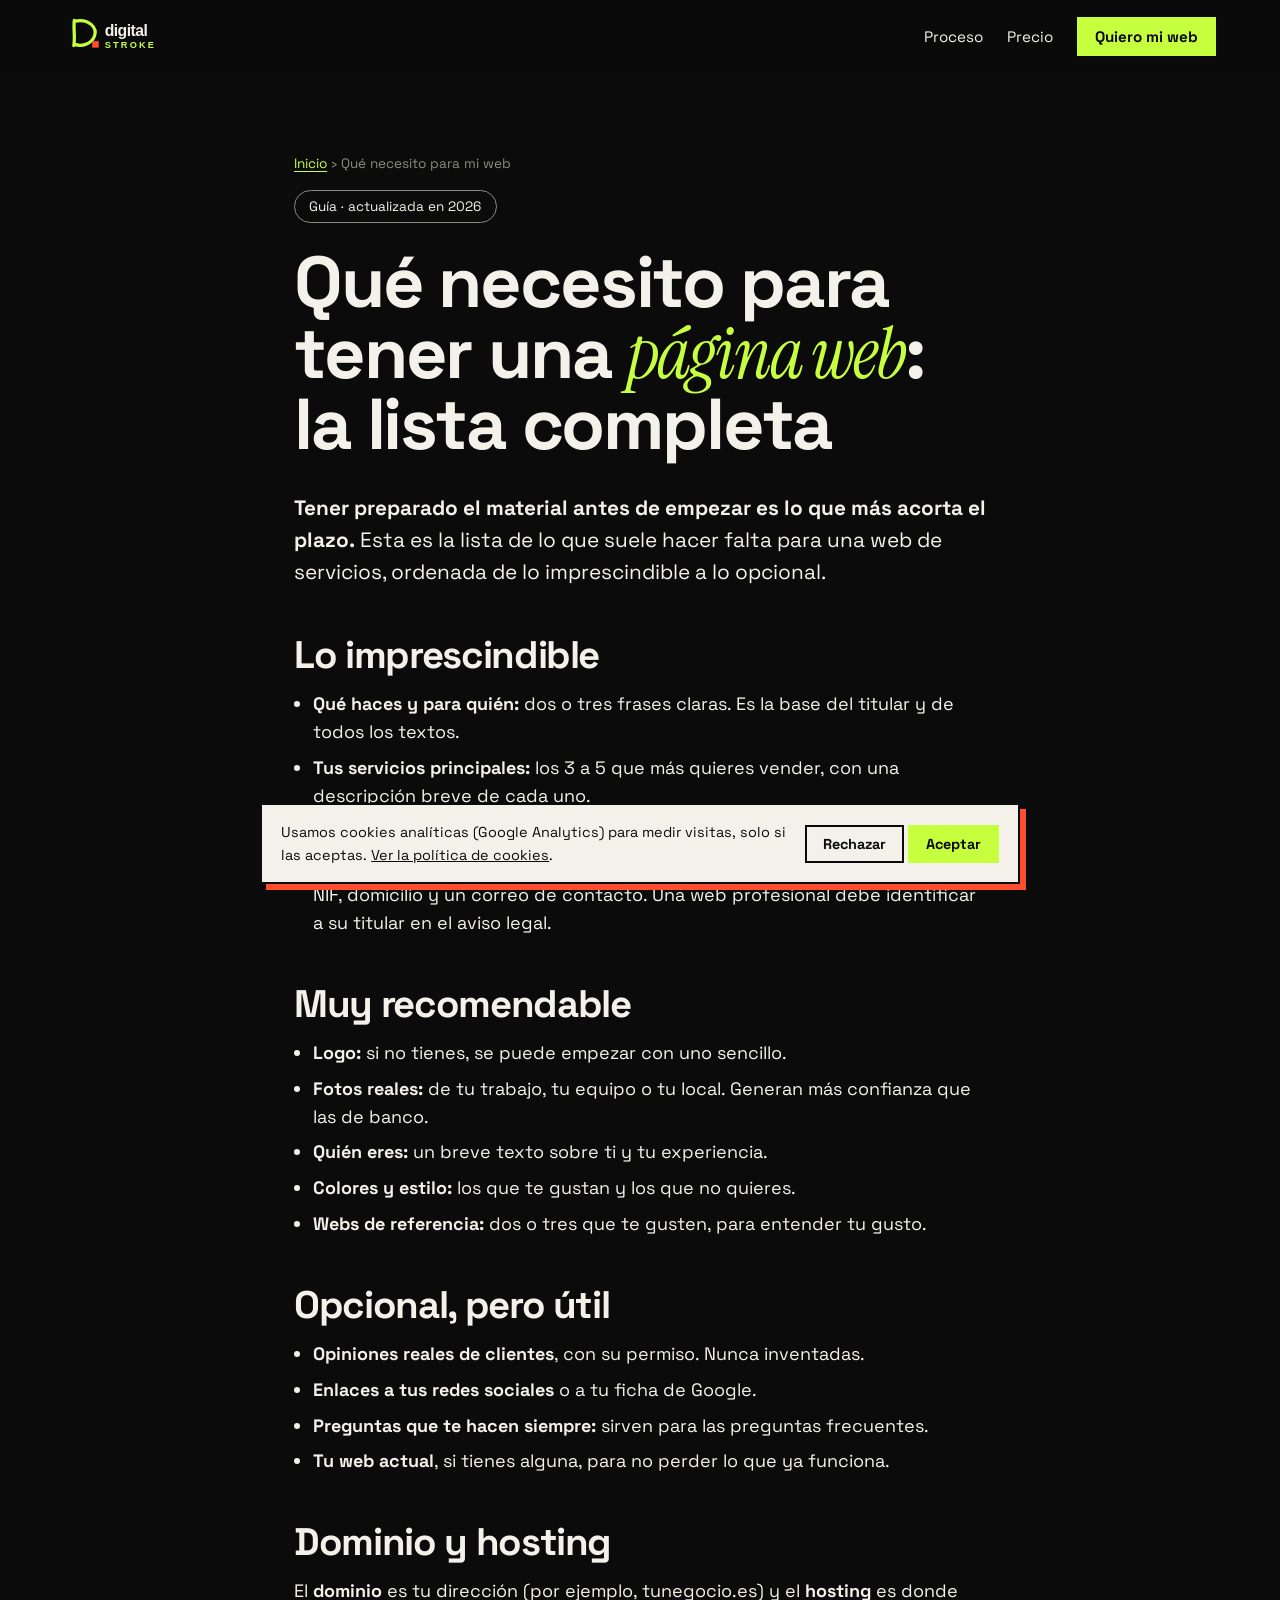
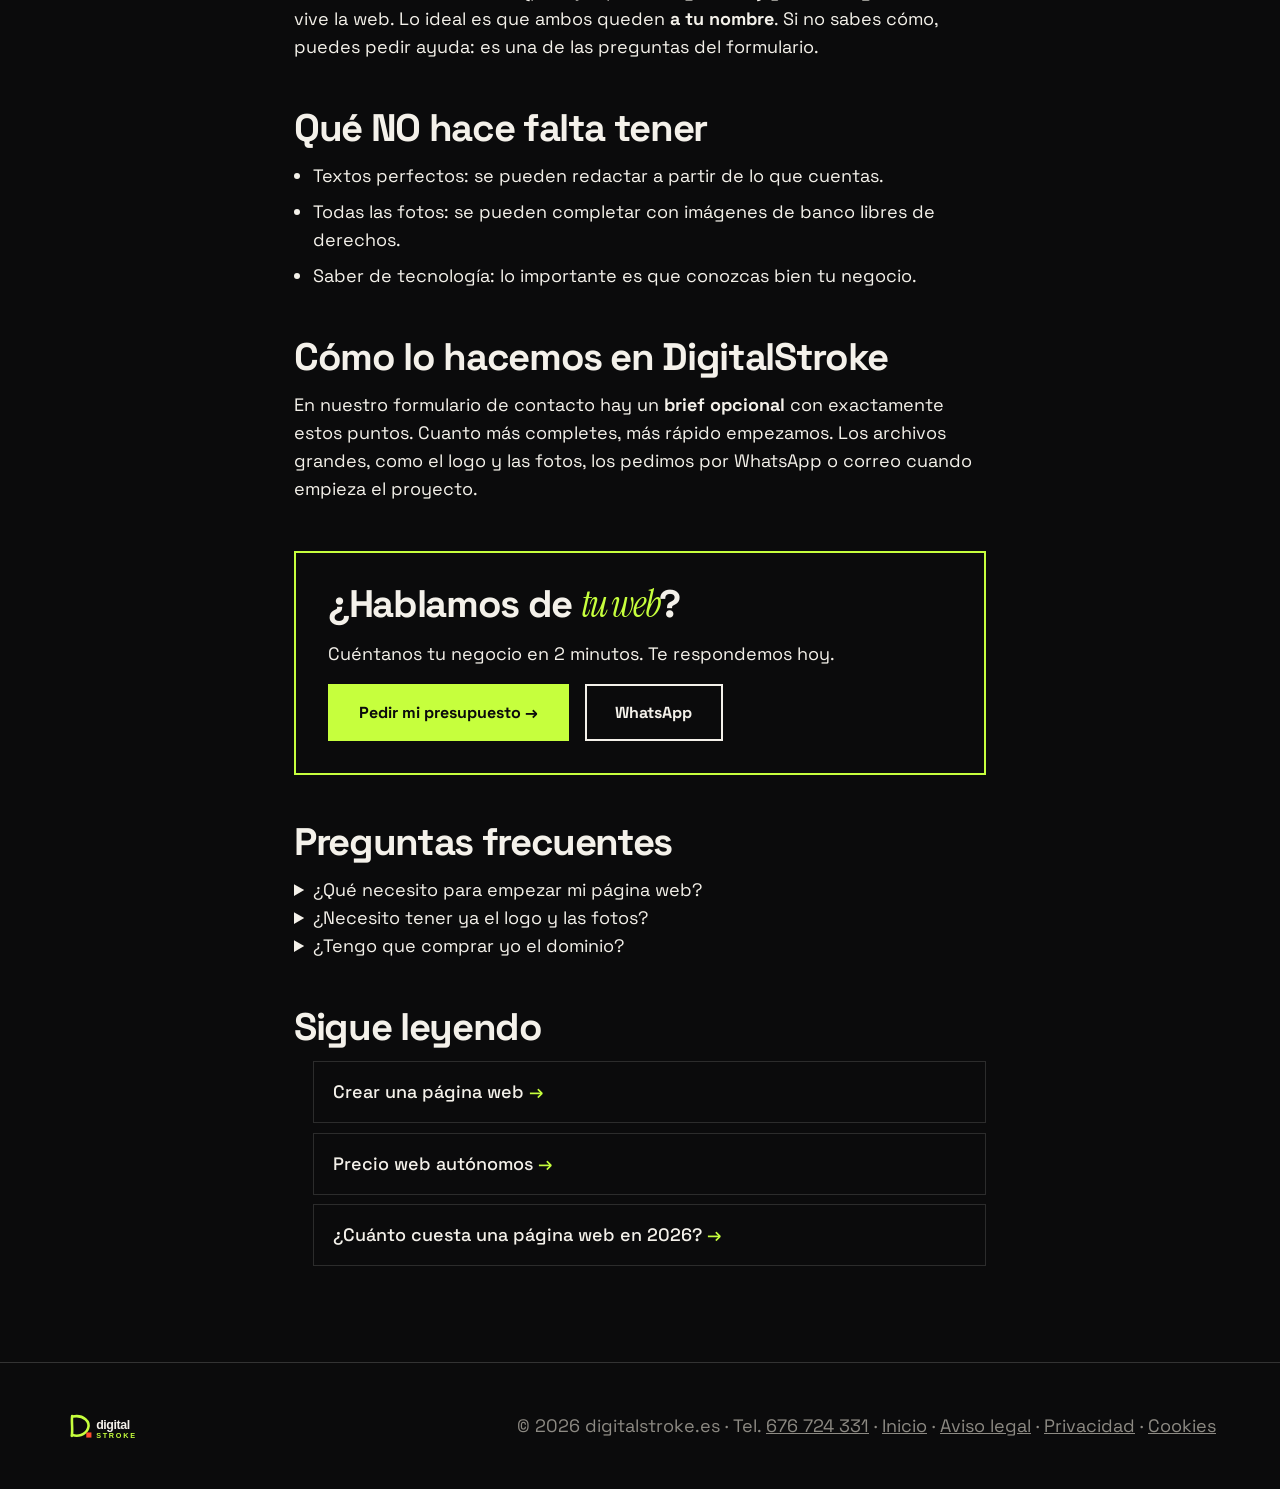
<file: que-necesito-para-tener-una-pagina-web/index.html>
<!doctype html>
<html lang="es">
<head>
<meta charset="utf-8">
<meta name="viewport" content="width=device-width,initial-scale=1">
<title>Qué necesito para tener una página web | DigitalStroke</title>
<meta name="description" content="Checklist de lo que necesita un autónomo o pyme para tener su página web: textos, logo, fotos, datos legales, dominio y accesos. Prepáralo antes y ahorra días.">
<meta name="robots" content="index,follow,max-image-preview:large">
<link rel="canonical" href="https://digitalstroke.es/que-necesito-para-tener-una-pagina-web/">
<link rel="icon" href="../assets/favicon.svg" type="image/svg+xml">
<meta property="og:title" content="Qué necesito para tener una página web: lista de datos y documentos">
<meta property="og:description" content="Checklist de lo que necesita un autónomo o pyme para tener su página web: textos, logo, fotos, datos legales, dominio y accesos. Prepáralo antes y ahorra días.">
<meta property="og:type" content="article">
<meta property="og:url" content="https://digitalstroke.es/que-necesito-para-tener-una-pagina-web/">
<meta property="og:locale" content="es_ES">
<meta property="og:site_name" content="DigitalStroke">
<meta property="og:image" content="https://digitalstroke.es/assets/og.png">
<meta property="og:image:width" content="1200">
<meta property="og:image:height" content="630">
<meta name="twitter:card" content="summary_large_image">
<link rel="preconnect" href="https://fonts.googleapis.com">
<link rel="preconnect" href="https://fonts.gstatic.com" crossorigin>
<link href="https://fonts.googleapis.com/css2?family=Space+Grotesk:wght@400;500;700&family=Instrument+Serif:ital@0;1&display=swap" rel="stylesheet">
<link rel="stylesheet" href="../css/style.css?v=18">
<script type="application/ld+json">
{"@context": "https://schema.org", "@type": "Article", "headline": "Qué necesito para tener una página web: lista de datos y documentos", "description": "Checklist de lo que necesita un autónomo o pyme para tener su página web: textos, logo, fotos, datos legales, dominio y accesos. Prepáralo antes y ahorra días.", "inLanguage": "es-ES", "datePublished": "2026-10-08", "dateModified": "2026-10-08", "mainEntityOfPage": "https://digitalstroke.es/que-necesito-para-tener-una-pagina-web/", "author": {"@type": "Organization", "name": "DigitalStroke", "url": "https://digitalstroke.es/"}, "publisher": {"@type": "Organization", "name": "DigitalStroke", "url": "https://digitalstroke.es/"}}
</script>
<script type="application/ld+json">
{"@context": "https://schema.org", "@type": "FAQPage", "mainEntity": [{"@type": "Question", "name": "¿Qué necesito para empezar mi página web?", "acceptedAnswer": {"@type": "Answer", "text": "Qué haces y para quién, tus servicios principales, datos de contacto y los datos del titular para los textos legales. El logo y las fotos ayudan, pero se pueden resolver después."}}, {"@type": "Question", "name": "¿Necesito tener ya el logo y las fotos?", "acceptedAnswer": {"@type": "Answer", "text": "No. Se puede empezar con un logo sencillo y completar con fotos de banco libres de derechos, aunque las fotos reales generan más confianza."}}, {"@type": "Question", "name": "¿Tengo que comprar yo el dominio?", "acceptedAnswer": {"@type": "Answer", "text": "Conviene que el dominio quede a tu nombre. Puedes comprarlo tú o pedir ayuda para hacerlo."}}]}
</script>
<script type="application/ld+json">
{"@context": "https://schema.org", "@type": "BreadcrumbList", "itemListElement": [{"@type": "ListItem", "position": 1, "name": "Inicio", "item": "https://digitalstroke.es/"}, {"@type": "ListItem", "position": 2, "name": "Qué necesito para mi web", "item": "https://digitalstroke.es/que-necesito-para-tener-una-pagina-web/"}]}
</script>
</head>
<body>
<header class="nav">
  <a href="../" class="logo" aria-label="DigitalStroke"><img src="../assets/logo.svg?v=3" alt="DigitalStroke" width="152" height="38"></a>
  <nav><a href="../#proceso">Proceso</a><a href="../#precio">Precio</a><a href="../#contacto" class="btn btn-sm">Quiero mi web</a></nav>
</header>

<main class="article">
  <article>
    <p class="crumbs"><a href="../">Inicio</a> › Qué necesito para mi web</p>
    <p class="tag">Guía · actualizada en 2026</p>
    <h1>Qué necesito para tener una <em>página web</em>: la lista completa</h1>
    <p class="lead"><strong>Tener preparado el material antes de empezar es lo que más acorta el plazo.</strong> Esta es la lista de lo que suele hacer falta para una web de servicios, ordenada de lo imprescindible a lo opcional.</p>

<h2>Lo imprescindible</h2>
<ul>
<li><strong>Qué haces y para quién:</strong> dos o tres frases claras. Es la base del titular y de todos los textos.</li>
<li><strong>Tus servicios principales:</strong> los 3 a 5 que más quieres vender, con una descripción breve de cada uno.</li>
<li><strong>Datos de contacto:</strong> teléfono, WhatsApp, email y zona en la que trabajas.</li>
<li><strong>Datos del titular para los textos legales:</strong> nombre y apellidos (o razón social), NIF, domicilio y un correo de contacto. Una web profesional debe identificar a su titular en el aviso legal.</li>
</ul>

<h2>Muy recomendable</h2>
<ul>
<li><strong>Logo:</strong> si no tienes, se puede empezar con uno sencillo.</li>
<li><strong>Fotos reales:</strong> de tu trabajo, tu equipo o tu local. Generan más confianza que las de banco.</li>
<li><strong>Quién eres:</strong> un breve texto sobre ti y tu experiencia.</li>
<li><strong>Colores y estilo:</strong> los que te gustan y los que no quieres.</li>
<li><strong>Webs de referencia:</strong> dos o tres que te gusten, para entender tu gusto.</li>
</ul>

<h2>Opcional, pero útil</h2>
<ul>
<li><strong>Opiniones reales de clientes</strong>, con su permiso. Nunca inventadas.</li>
<li><strong>Enlaces a tus redes sociales</strong> o a tu ficha de Google.</li>
<li><strong>Preguntas que te hacen siempre:</strong> sirven para las preguntas frecuentes.</li>
<li><strong>Tu web actual</strong>, si tienes alguna, para no perder lo que ya funciona.</li>
</ul>

<h2>Dominio y hosting</h2>
<p>El <strong>dominio</strong> es tu dirección (por ejemplo, tunegocio.es) y el <strong>hosting</strong> es donde vive la web. Lo ideal es que ambos queden <strong>a tu nombre</strong>. Si no sabes cómo, puedes pedir ayuda: es una de las preguntas del formulario.</p>

<h2>Qué NO hace falta tener</h2>
<ul>
<li>Textos perfectos: se pueden redactar a partir de lo que cuentas.</li>
<li>Todas las fotos: se pueden completar con imágenes de banco libres de derechos.</li>
<li>Saber de tecnología: lo importante es que conozcas bien tu negocio.</li>
</ul>

<h2>Cómo lo hacemos en DigitalStroke</h2>
<p>En nuestro formulario de contacto hay un <strong>brief opcional</strong> con exactamente estos puntos. Cuanto más completes, más rápido empezamos. Los archivos grandes, como el logo y las fotos, los pedimos por WhatsApp o correo cuando empieza el proyecto.</p>

    <div class="cta-box">
      <h2>¿Hablamos de <em>tu web</em>?</h2>
      <p>Cuéntanos tu negocio en 2 minutos. Te respondemos hoy.</p>
      <a href="../#contacto" class="btn">Pedir mi presupuesto →</a>
      <a href="https://wa.me/34676724331?text=Hola%2C%20quiero%20una%20web%20para%20mi%20negocio" class="btn btn-ghost">WhatsApp</a>
    </div>

    <h2>Preguntas frecuentes</h2>
<details><summary>¿Qué necesito para empezar mi página web?</summary><p>Qué haces y para quién, tus servicios principales, datos de contacto y los datos del titular para los textos legales. El logo y las fotos ayudan, pero se pueden resolver después.</p></details>
<details><summary>¿Necesito tener ya el logo y las fotos?</summary><p>No. Se puede empezar con un logo sencillo y completar con fotos de banco libres de derechos, aunque las fotos reales generan más confianza.</p></details>
<details><summary>¿Tengo que comprar yo el dominio?</summary><p>Conviene que el dominio quede a tu nombre. Puedes comprarlo tú o pedir ayuda para hacerlo.</p></details>

    <h2>Sigue leyendo</h2>
    <ul class="related">
<li><a href="../crear-pagina-web-profesional/">Crear una página web</a></li>
<li><a href="../precio-pagina-web-autonomos/">Precio web autónomos</a></li>
<li><a href="../cuanto-cuesta-una-pagina-web/">¿Cuánto cuesta una página web en 2026?</a></li>
    </ul>
  </article>
</main>

<footer>
  <img src="../assets/logo.svg?v=3" alt="DigitalStroke" width="120" height="30">
  <p>© <span id="y"></span> digitalstroke.es · Tel. <a href="tel:+34676724331" style="color:inherit">676 724 331</a> · <a href="../" style="color:inherit">Inicio</a> · <a href="../aviso-legal/" style="color:inherit">Aviso legal</a> · <a href="../politica-privacidad/" style="color:inherit">Privacidad</a> · <a href="../politica-cookies/" style="color:inherit">Cookies</a></p>
</footer>
<script src="../js/main.js?v=18"></script>
</body>
</html>
</file>
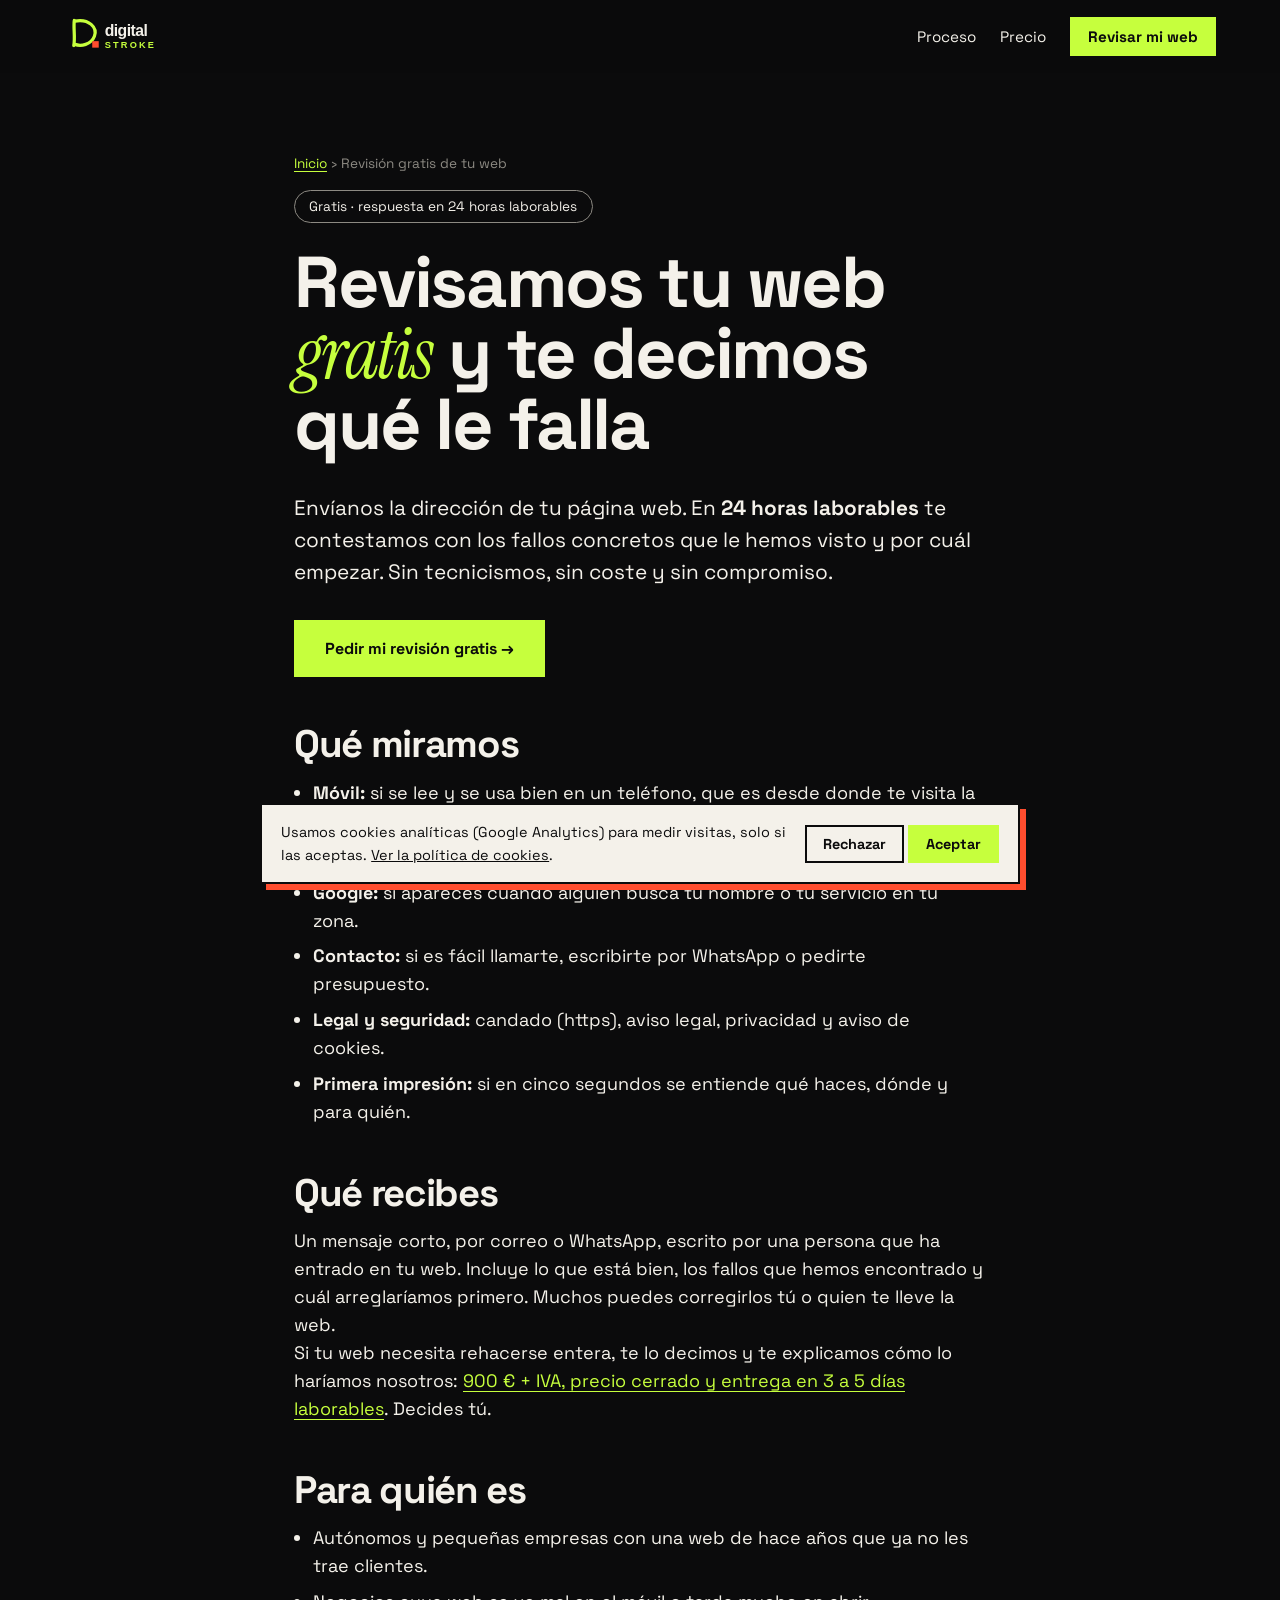
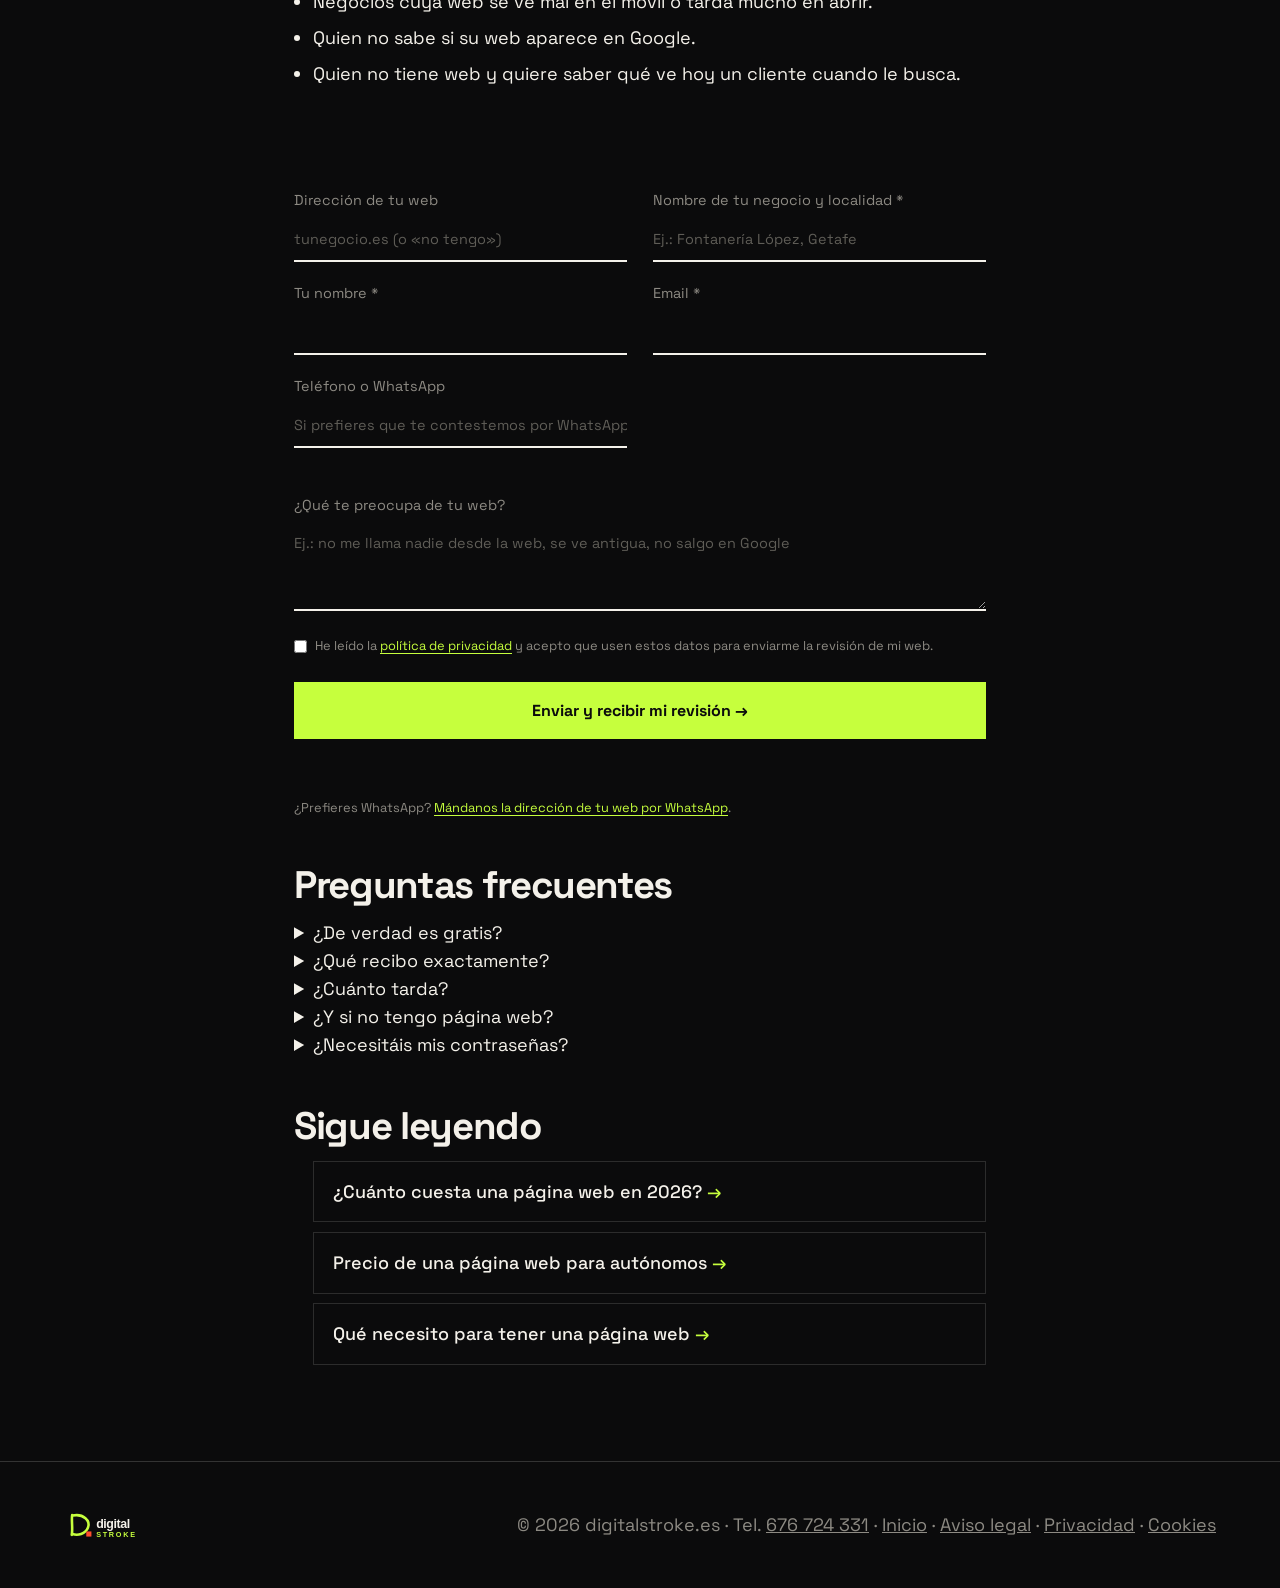
<file: revision-web-gratis/index.html>
<!doctype html>
<html lang="es">
<head>
<meta charset="utf-8">
<meta name="viewport" content="width=device-width,initial-scale=1">
<title>Revisión gratis de tu página web en 24 horas | DigitalStroke</title>
<meta name="description" content="Envíanos la dirección de tu web y en 24 horas laborables te decimos, sin tecnicismos, qué le falla en móvil, velocidad, Google, contacto y textos legales. Gratis y sin compromiso.">
<meta name="robots" content="index,follow,max-image-preview:large">
<link rel="canonical" href="https://digitalstroke.es/revision-web-gratis/">
<link rel="icon" href="../assets/favicon.svg" type="image/svg+xml">
<meta property="og:title" content="Revisión gratis de tu página web en 24 horas">
<meta property="og:description" content="Te decimos qué le falla a tu web en móvil, velocidad, Google, contacto y textos legales. Gratis y sin compromiso.">
<meta property="og:type" content="website">
<meta property="og:url" content="https://digitalstroke.es/revision-web-gratis/">
<meta property="og:locale" content="es_ES">
<meta property="og:site_name" content="DigitalStroke">
<meta property="og:image" content="https://digitalstroke.es/assets/og.png">
<meta property="og:image:width" content="1200">
<meta property="og:image:height" content="630">
<meta name="twitter:card" content="summary_large_image">
<link rel="preconnect" href="https://fonts.googleapis.com">
<link rel="preconnect" href="https://fonts.gstatic.com" crossorigin>
<link href="https://fonts.googleapis.com/css2?family=Space+Grotesk:wght@400;500;700&family=Instrument+Serif:ital@0;1&display=swap" rel="stylesheet">
<link rel="stylesheet" href="../css/style.css?v=18">
<script type="application/ld+json">
{"@context": "https://schema.org", "@type": "Service", "name": "Revisión gratuita de página web", "serviceType": "Auditoría básica de página web", "description": "Revisión manual y gratuita de la página web de un autónomo o una pyme: móvil, velocidad, visibilidad en Google, vías de contacto y textos legales. Respuesta en 24 horas laborables.", "url": "https://digitalstroke.es/revision-web-gratis/", "areaServed": {"@type": "Country", "name": "España"}, "provider": {"@id": "https://digitalstroke.es/#empresa"}, "offers": {"@type": "Offer", "price": "0", "priceCurrency": "EUR"}}
</script>
<script type="application/ld+json">
{"@context": "https://schema.org", "@type": "FAQPage", "mainEntity": [{"@type": "Question", "name": "¿De verdad es gratis?", "acceptedAnswer": {"@type": "Answer", "text": "Sí. La revisión no cuesta nada y no te obliga a contratar. Si después quieres que rehagamos tu web, el precio es de 900 € + IVA, cerrado y por escrito."}}, {"@type": "Question", "name": "¿Qué recibo exactamente?", "acceptedAnswer": {"@type": "Answer", "text": "Un mensaje corto, por correo o WhatsApp, con los fallos concretos que hemos visto en tu web y por cuál empezar. Sin tecnicismos."}}, {"@type": "Question", "name": "¿Cuánto tarda?", "acceptedAnswer": {"@type": "Answer", "text": "24 horas laborables desde que recibimos tu solicitud."}}, {"@type": "Question", "name": "¿Y si no tengo página web?", "acceptedAnswer": {"@type": "Answer", "text": "También sirve. Dinos el nombre de tu negocio y tu localidad y te contamos qué encuentra hoy un cliente cuando te busca en Google."}}, {"@type": "Question", "name": "¿Necesitáis mis contraseñas?", "acceptedAnswer": {"@type": "Answer", "text": "No. Solo miramos lo que ve cualquier visitante. No pedimos accesos ni tocamos nada."}}]}
</script>
<script type="application/ld+json">
{"@context": "https://schema.org", "@type": "BreadcrumbList", "itemListElement": [{"@type": "ListItem", "position": 1, "name": "Inicio", "item": "https://digitalstroke.es/"}, {"@type": "ListItem", "position": 2, "name": "Revisión gratis de tu web", "item": "https://digitalstroke.es/revision-web-gratis/"}]}
</script>
</head>
<body>
<header class="nav">
  <a href="../" class="logo" aria-label="DigitalStroke"><img src="../assets/logo.svg?v=3" alt="DigitalStroke" width="152" height="38"></a>
  <nav><a href="../#proceso">Proceso</a><a href="../#precio">Precio</a><a href="#pedir" class="btn btn-sm">Revisar mi web</a></nav>
</header>

<main class="article">
  <article>
    <p class="crumbs"><a href="../">Inicio</a> › Revisión gratis de tu web</p>
    <p class="tag">Gratis · respuesta en 24 horas laborables</p>
    <h1>Revisamos tu web <em>gratis</em> y te decimos qué le falla</h1>
    <p class="lead">Envíanos la dirección de tu página web. En <strong>24 horas laborables</strong> te contestamos con los fallos concretos que le hemos visto y por cuál empezar. Sin tecnicismos, sin coste y sin compromiso.</p>
    <p><a href="#pedir" class="btn">Pedir mi revisión gratis →</a></p>

<h2>Qué miramos</h2>
<ul>
<li><strong>Móvil:</strong> si se lee y se usa bien en un teléfono, que es desde donde te visita la mayoría.</li>
<li><strong>Velocidad:</strong> cuánto tarda en cargar. Si tarda, la gente se va antes de verla.</li>
<li><strong>Google:</strong> si apareces cuando alguien busca tu nombre o tu servicio en tu zona.</li>
<li><strong>Contacto:</strong> si es fácil llamarte, escribirte por WhatsApp o pedirte presupuesto.</li>
<li><strong>Legal y seguridad:</strong> candado (https), aviso legal, privacidad y aviso de cookies.</li>
<li><strong>Primera impresión:</strong> si en cinco segundos se entiende qué haces, dónde y para quién.</li>
</ul>

<h2>Qué recibes</h2>
<p>Un mensaje corto, por correo o WhatsApp, escrito por una persona que ha entrado en tu web. Incluye lo que está bien, los fallos que hemos encontrado y cuál arreglaríamos primero. Muchos puedes corregirlos tú o quien te lleve la web.</p>
<p>Si tu web necesita rehacerse entera, te lo decimos y te explicamos cómo lo haríamos nosotros: <a href="../#precio">900 € + IVA, precio cerrado y entrega en 3 a 5 días laborables</a>. Decides tú.</p>

<h2>Para quién es</h2>
<ul>
<li>Autónomos y pequeñas empresas con una web de hace años que ya no les trae clientes.</li>
<li>Negocios cuya web se ve mal en el móvil o tarda mucho en abrir.</li>
<li>Quien no sabe si su web aparece en Google.</li>
<li>Quien no tiene web y quiere saber qué ve hoy un cliente cuando le busca.</li>
</ul>

<h2 id="pedir">Pide tu revisión</h2>
<form id="lead" data-ok="¡Recibido! Te enviamos la revisión en 24 horas laborables." action="https://formsubmit.co/ajax/g87tato@gmail.com" method="POST">
  <input type="hidden" name="_subject" value="Revisión gratis de web · DigitalStroke">
  <input type="hidden" name="_template" value="table">
  <input type="hidden" name="_captcha" value="false">
  <input type="text" name="_honey" tabindex="-1" autocomplete="off" aria-hidden="true" style="display:none">
  <div class="f-grid">
    <label>Dirección de tu web<input name="Web a revisar" placeholder="tunegocio.es (o «no tengo»)"></label>
    <label>Nombre de tu negocio y localidad *<input name="Negocio y localidad" required autocomplete="organization" placeholder="Ej.: Fontanería López, Getafe"></label>
    <label>Tu nombre *<input name="Nombre" required autocomplete="name"></label>
    <label>Email *<input name="Email" type="email" required autocomplete="email"></label>
    <label>Teléfono o WhatsApp<input name="Teléfono" type="tel" autocomplete="tel" placeholder="Si prefieres que te contestemos por WhatsApp"></label>
  </div>
  <label>¿Qué te preocupa de tu web?<textarea name="Qué le preocupa" rows="3" placeholder="Ej.: no me llama nadie desde la web, se ve antigua, no salgo en Google"></textarea></label>
  <label class="check"><input type="checkbox" name="Acepta privacidad" value="Sí" required> <span style="flex:1;min-width:0">He leído la <a href="../politica-privacidad/">política de privacidad</a> y acepto que usen estos datos para enviarme la revisión de mi web.</span></label>
  <button class="btn" type="submit">Enviar y recibir mi revisión →</button>
  <p class="hint" id="status" role="status" aria-live="polite"></p>
</form>
<p class="note">¿Prefieres WhatsApp? <a href="https://wa.me/34676724331?text=Hola%2C%20quiero%20la%20revisi%C3%B3n%20gratis%20de%20mi%20web%3A%20" data-wa>Mándanos la dirección de tu web por WhatsApp</a>.</p>

    <h2>Preguntas frecuentes</h2>
<details><summary>¿De verdad es gratis?</summary><p>Sí. La revisión no cuesta nada y no te obliga a contratar. Si después quieres que rehagamos tu web, el precio es de 900 € + IVA, cerrado y por escrito.</p></details>
<details><summary>¿Qué recibo exactamente?</summary><p>Un mensaje corto, por correo o WhatsApp, con los fallos concretos que hemos visto en tu web y por cuál empezar. Sin tecnicismos.</p></details>
<details><summary>¿Cuánto tarda?</summary><p>24 horas laborables desde que recibimos tu solicitud.</p></details>
<details><summary>¿Y si no tengo página web?</summary><p>También sirve. Dinos el nombre de tu negocio y tu localidad y te contamos qué encuentra hoy un cliente cuando te busca en Google.</p></details>
<details><summary>¿Necesitáis mis contraseñas?</summary><p>No. Solo miramos lo que ve cualquier visitante. No pedimos accesos ni tocamos nada.</p></details>

    <h2>Sigue leyendo</h2>
    <ul class="related">
<li><a href="../cuanto-cuesta-una-pagina-web/">¿Cuánto cuesta una página web en 2026?</a></li>
<li><a href="../precio-pagina-web-autonomos/">Precio de una página web para autónomos</a></li>
<li><a href="../que-necesito-para-tener-una-pagina-web/">Qué necesito para tener una página web</a></li>
    </ul>
  </article>
</main>

<footer>
  <img src="../assets/logo.svg?v=3" alt="DigitalStroke" width="120" height="30">
  <p>© <span id="y"></span> digitalstroke.es · Tel. <a href="tel:+34676724331" style="color:inherit">676 724 331</a> · <a href="../" style="color:inherit">Inicio</a> · <a href="../aviso-legal/" style="color:inherit">Aviso legal</a> · <a href="../politica-privacidad/" style="color:inherit">Privacidad</a> · <a href="../politica-cookies/" style="color:inherit">Cookies</a></p>
</footer>
<script src="../js/main.js?v=18"></script>
</body>
</html>
</file>
<file: css/style.css>
:root{--bg:#0B0B0C;--fg:#F4F1EA;--lime:#C6FF3D;--red:#FF4D2E;--mut:#8d8a83;--paper:#F4F1EA;--ink:#0B0B0C}
*{box-sizing:border-box;margin:0}
html{scroll-behavior:smooth}
body{background:var(--bg);color:var(--fg);font:400 18px/1.55 'Space Grotesk',system-ui,sans-serif;overflow-x:hidden}
#ink{position:fixed;inset:0;z-index:0;pointer-events:none}
main,.nav,footer{position:relative;z-index:1}
em{font-family:'Instrument Serif',serif;font-style:italic;font-weight:400;color:var(--lime)}
h1,h2,h3{line-height:.98;letter-spacing:-.03em}
h1{font-size:clamp(2.6rem,8.5vw,8rem);font-weight:700}
h2{font-size:clamp(2rem,5.5vw,4.5rem);margin-bottom:2rem;font-weight:700}
section{padding:7rem 5vw;max-width:1300px;margin:auto}
.nav{position:sticky;top:0;display:flex;justify-content:space-between;align-items:center;padding:.9rem 5vw;background:#0b0b0cd9;backdrop-filter:blur(10px);z-index:10}
.nav nav{display:flex;gap:1.5rem;align-items:center}
.nav a{color:var(--fg);text-decoration:none;font-size:.95rem}
.logo{color:var(--fg)}
.btn{display:inline-block;background:var(--lime);color:var(--ink)!important;padding:1rem 1.8rem;border:2px solid var(--lime);border-radius:0;font:700 1rem 'Space Grotesk';text-decoration:none;cursor:pointer;transition:transform .15s,box-shadow .15s}
.btn:hover{transform:translate(-4px,-4px);box-shadow:6px 6px 0 var(--red)}
.btn-sm{padding:.5rem 1rem;font-size:.9rem}
.btn-ghost{background:transparent;color:var(--fg)!important;border-color:var(--fg)}
.hero{padding-top:5rem;min-height:88vh}
.tag{display:inline-flex;gap:.6rem;align-items:center;border:1px solid var(--mut);padding:.3rem .9rem;border-radius:99px;font-size:.85rem;margin-bottom:1.5rem}
.dot{width:8px;height:8px;background:var(--lime);border-radius:50%;animation:p 1.4s infinite}
@keyframes p{50%{opacity:.2}}
.strike{text-decoration:line-through;text-decoration-color:var(--red);text-decoration-thickness:.08em;color:var(--mut)}
.hl{background:linear-gradient(transparent 60%,var(--red) 60%)}
.lead{max-width:36rem;margin:2rem 0;font-size:1.3rem}
.cta-row{display:flex;gap:1rem;flex-wrap:wrap}
.hint{color:var(--mut);font-size:.85rem;margin-top:1.5rem}
.marquee{overflow:hidden;background:var(--lime);color:var(--ink);padding:1rem 0;transform:rotate(-1.5deg);margin:2rem -2vw;white-space:nowrap}
.marquee div{display:inline-block;animation:m 28s linear infinite}
.marquee span{font:700 1.8rem 'Space Grotesk';margin:0 1.5rem}
.marquee span::after{content:"✦";margin-left:3rem;color:var(--red)}
@keyframes m{to{transform:translateX(-50%)}}
.cols{display:grid;grid-template-columns:repeat(auto-fit,minmax(240px,1fr));gap:1.5rem}
.cols article{border:1px solid #333;padding:2rem}
.cols h3{font-size:1.6rem;margin-bottom:.6rem}
.cols .win{background:var(--paper);color:var(--ink);transform:rotate(1.2deg)}
.process ol{list-style:none;padding:0;display:grid;grid-template-columns:repeat(auto-fit,minmax(220px,1fr));gap:1px;background:#333}
.process li{background:var(--bg);padding:2rem}
.process li span{color:var(--lime);font-weight:700}
.process h3{font-size:1.7rem;margin:.6rem 0}
.process p{color:var(--mut)}
.price{background:var(--paper);color:var(--ink);max-width:none}
.price .card{max-width:520px;margin:auto;border:3px solid var(--ink);padding:2.5rem;box-shadow:12px 12px 0 var(--red);background:#fff}
.price .tag{border-color:var(--ink)}
.amount{font:700 7rem/1 'Space Grotesk';letter-spacing:-.05em}
.amount small{font-size:2rem}
.amount i{font-size:1rem;font-weight:400}
.price ul{margin:1.5rem 0 2rem;padding-left:1.2rem}
.price li{padding:.2rem 0}
.faq details{border-top:1px solid #333;padding:1.2rem 0}
.faq summary{cursor:pointer;font-size:1.4rem;font-weight:500}
.faq p{color:var(--mut);margin-top:.8rem}
form{display:grid;gap:1.2rem;max-width:600px}
label{display:grid;gap:.4rem;font-size:.9rem;color:var(--mut)}
input,textarea{background:transparent;border:0;border-bottom:2px solid var(--fg);color:var(--fg);font:inherit;padding:.6rem 0;outline:0}
input:focus,textarea:focus{border-color:var(--lime)}
footer{padding:3rem 5vw;border-top:1px solid #333;display:flex;justify-content:space-between;gap:1rem;flex-wrap:wrap;align-items:center;color:var(--mut)}
@media(max-width:640px){.nav nav a:not(.btn){display:none}.amount{font-size:5rem}}
@media(prefers-reduced-motion:reduce){*{animation:none!important;scroll-behavior:auto}}
.article{max-width:820px;margin:auto;padding:5rem 5vw}
.article h1{font-size:clamp(2.4rem,7vw,4.5rem);margin-bottom:1.5rem}
.article h2{font-size:clamp(1.6rem,4vw,2.4rem);margin:3rem 0 1rem}
.article ul{padding-left:1.2rem;margin:1rem 0}
.article li{margin:.5rem 0}
.table-wrap{overflow-x:auto}
table{width:100%;border-collapse:collapse;font-size:.95rem;min-width:560px}
th,td{text-align:left;padding:.8rem;border-bottom:1px solid #333;vertical-align:top}
th{color:var(--mut);font-weight:500}
tr.us td{background:var(--lime);color:var(--ink)}
.note{color:var(--mut);font-size:.8rem;margin-top:.6rem}
.cta-box{border:2px solid var(--lime);padding:2rem;margin:3rem 0;display:flex;flex-wrap:wrap;gap:1rem;align-items:center}
.cta-box h2,.cta-box p{width:100%;margin:0}
.legal h2{font-size:1.4rem;margin:2rem 0 .6rem}
.legal p,.legal li{color:#d8d5ce}
.legal a{color:var(--lime)}
#cookie-banner{position:fixed;left:1rem;right:1rem;bottom:1rem;z-index:50;background:var(--paper);color:var(--ink);border:2px solid var(--ink);box-shadow:6px 6px 0 var(--red);padding:1rem 1.2rem;display:flex;flex-wrap:wrap;gap:.8rem;align-items:center;justify-content:space-between;max-width:760px;margin:auto;font-size:.9rem}
#cookie-banner p{margin:0;flex:1 1 280px}
#cookie-banner a{color:var(--ink)}
#cookie-banner .btn-ghost{color:var(--ink)!important;border-color:var(--ink)}
label.check{display:flex;gap:.6rem;align-items:flex-start;font-size:.8rem}
label.check input{width:auto;margin-top:.2rem}
label.check a{color:var(--lime)}
.price .card h3.inc{font-size:1.1rem;margin:1.4rem 0 .2rem;letter-spacing:0}
.price ul.no li::marker{content:"✕  ";color:var(--red)}
.price .card .note{color:#555;font-size:.8rem;margin:.8rem 0}
.price .card ul{margin:.4rem 0 .6rem}
.amount i{font-size:1.1rem!important;font-weight:500;font-style:normal;letter-spacing:0;margin-left:.2rem}
.more{margin:-.4rem 0 1.4rem}
.more a{color:var(--lime);text-decoration:none;font-weight:500;padding-bottom:.35rem;border-bottom:2px solid transparent;transition:border-color .15s}
.more a:hover,.more a:focus-visible{border-bottom-color:var(--lime)}
.lead a{text-decoration-skip-ink:auto;text-underline-offset:.3em}
.hero h1{font-size:clamp(2.3rem,6.6vw,6.2rem)}

/* ===== Capa visual: luz, aire y aparición suave ===== */
section{padding:9rem 5vw}
.hero{position:relative;padding-top:6rem}
h2{letter-spacing:-.035em}

/* Lámpara colgante: el hilo cae desde arriba y la luz cae sobre el titular */
.lamp{position:absolute;top:-6rem;right:5%;width:1px;height:17rem;background:linear-gradient(#8d8a83,#8d8a83);transform-origin:top center;animation:sway 7s ease-in-out infinite alternate;pointer-events:none}
.lamp::after{content:"";position:absolute;left:-46px;bottom:-46px;width:92px;height:46px;border-radius:92px 92px 0 0;background:var(--lime);box-shadow:0 0 40px 6px rgba(198,255,61,.35)}
.lamp::before{content:"";position:absolute;left:-230px;bottom:-460px;width:460px;height:420px;background:radial-gradient(ellipse at 50% 0,rgba(198,255,61,.20),rgba(198,255,61,0) 68%);clip-path:polygon(40% 0,60% 0,100% 100%,0 100%)}
@keyframes sway{from{transform:rotate(-2.2deg)}to{transform:rotate(2.2deg)}}


/* Luz que sigue al cursor (solo punteros precisos) */
#glow{position:fixed;left:0;top:0;width:560px;height:560px;margin:-280px 0 0 -280px;border-radius:50%;background:radial-gradient(circle,rgba(198,255,61,.11),rgba(198,255,61,0) 62%);pointer-events:none;z-index:0;opacity:0;transition:opacity .4s;will-change:transform}
#glow.on{opacity:1}

/* Aparición al hacer scroll: solo si hay JS y el usuario no pide menos movimiento */
.js .rv{opacity:0;transform:translateY(28px);transition:opacity .7s ease,transform .7s ease}
.js .rv.in{opacity:1;transform:none}
@media(prefers-reduced-motion:reduce){.js .rv{opacity:1;transform:none;transition:none}.lamp{animation:none}#glow{display:none}}
.js .cols .win.rv{transform:translateY(28px) rotate(1.2deg)}
.js .cols .win.rv.in{transform:rotate(1.2deg)}

/* Móvil y tablet: la lámpara se queda, más pequeña, colgando sobre el texto */
.hero>*:not(.lamp){position:relative;z-index:1}
.lamp{z-index:0}
@media(max-width:1100px){
  .hero{padding-top:9.5rem}
  .lamp{top:-3.2rem;right:9%;height:8.5rem}
  .lamp::after{left:-30px;bottom:-30px;width:60px;height:30px;border-radius:60px 60px 0 0;box-shadow:0 0 26px 4px rgba(198,255,61,.35)}
  .lamp::before{left:-150px;bottom:-330px;width:300px;height:300px}
  #glow{width:380px;height:380px;margin:-190px 0 0 -190px}
}
@media(max-width:560px){
  .hero{padding-top:10.5rem}
  .lamp{left:50%;right:auto;top:-3rem;height:8rem}
  .lamp::before{left:-150px;bottom:-135px;width:300px;height:125px;background:radial-gradient(ellipse at 50% 0,rgba(198,255,61,.13),rgba(198,255,61,0) 72%)}
}
.nav .btn-sm{white-space:nowrap}
@media(max-width:360px){.nav .btn-sm{padding:.45rem .7rem;font-size:.8rem}}

/* ===== Hilo de trazo ===== */
#thread{position:absolute;left:0;top:0;pointer-events:none;z-index:5;overflow:visible}
.t-guide{fill:none;stroke:#55544f;stroke-width:3;stroke-linecap:round;stroke-dasharray:1 14}
.t-out{fill:none;stroke:#0B0B0C;stroke-width:8;stroke-linecap:round;stroke-linejoin:round}
.t-line{fill:none;stroke:#C6FF3D;stroke-width:3.5;stroke-linecap:round;stroke-linejoin:round}
.t-dome{fill:#C6FF3D;filter:drop-shadow(0 0 14px rgba(198,255,61,.55))}
.t-tip{fill:#C6FF3D;stroke:#0B0B0C;stroke-width:3;filter:drop-shadow(0 0 10px rgba(198,255,61,.85))}
.threaded .lamp{background:none;animation:none}
.threaded .lamp::after{display:none}
@media(max-width:560px){.t-line{stroke-width:3}.t-out{stroke-width:7}}

/* ===== Fase 2: línea de tiempo de 5 días (el eje es el propio hilo) ===== */
.process ol.days{display:block;background:none;gap:0;margin:2.5rem 0 0;padding:0;list-style:none}
.days li{position:relative;display:grid;grid-template-columns:150px minmax(0,1fr);gap:1.5rem;padding:2rem 0 2rem;border-top:1px solid #262626;background:none}
.days li:last-child{border-bottom:1px solid #262626}
.days .day{color:var(--lime);font-weight:700;font-size:1.15rem;line-height:1.5;padding-top:.15rem}
.days h3{font-size:clamp(1.7rem,3.4vw,2.6rem);margin:0 0 .5rem;letter-spacing:-.03em;line-height:1}
.days p{color:var(--mut);max-width:34rem;margin:0}
.days .last .day,.days .last h3{color:var(--red)}
/* nodo sobre el hilo: apagado hasta que el trazo llega */
.days li::before{content:"";position:absolute;top:2.3rem;left:calc(var(--lane,36px) * -1 - 8px);width:16px;height:16px;border-radius:50%;background:var(--bg);border:3px solid #555;box-sizing:border-box;transition:background .4s,border-color .4s,box-shadow .4s,transform .4s;z-index:1}
.days li.last::before{border-radius:2px;width:20px;height:20px;left:calc(var(--lane,36px) * -1 - 10px);top:2.2rem}
.days li.lit::before{background:var(--lime);border-color:var(--bg);box-shadow:0 0 0 3px var(--lime),0 0 22px 4px rgba(198,255,61,.5);transform:scale(1.05)}
.days li.last.lit::before{background:var(--red);box-shadow:0 0 0 3px var(--red),0 0 26px 6px rgba(255,77,46,.55)}
.days li.lit .day{text-shadow:0 0 18px rgba(198,255,61,.45)}
.days li.last.lit .day{text-shadow:0 0 18px rgba(255,77,46,.5)}
@media(max-width:760px){
  .days li{grid-template-columns:1fr;gap:.3rem;padding:1.5rem 0 1.6rem}
  .days li::before{top:1.65rem;width:14px;height:14px;left:calc(var(--lane,12px) * -1 - 7px)}
  .days li.last::before{width:18px;height:18px;left:calc(var(--lane,12px) * -1 - 9px);top:1.55rem}
  .days h3{font-size:1.65rem}
}
@media(prefers-reduced-motion:reduce){.days li::before{transition:none}}
label.check a{text-decoration-thickness:1px;text-underline-offset:.2em}

/* ===== Fase 3: conceptos de diseño ===== */
.examples{max-width:1300px}
.ex-head{max-width:46rem;margin-bottom:3.5rem}
.ex-head .tag{margin-bottom:1.2rem}
.ex-head h2{margin-bottom:1.2rem}
.ex-note{color:#c9c6bf;max-width:34rem;margin:0}
.ex-grid{display:grid;grid-template-columns:repeat(3,minmax(0,1fr));gap:3rem;align-items:start}
.ex{margin:0}
.ex .win{border:3px solid var(--paper);background:#fff;box-shadow:10px 10px 0 var(--red);transition:transform .45s ease;color:#0B0B0C}
.ex:nth-child(1) .win{transform:rotate(-1.8deg)}
.ex:nth-child(2) .win{transform:translateY(28px);box-shadow:10px 10px 0 var(--lime)}
.ex:nth-child(3) .win{transform:rotate(1.6deg)}
.ex:hover .win{transform:rotate(0) translateY(-4px)}
.win .bar{display:flex;align-items:center;gap:6px;padding:9px 12px;border-bottom:3px solid var(--paper);background:var(--paper)}
.win .bar i{width:10px;height:10px;border-radius:50%;background:var(--red);display:block;font-style:normal}
.win .bar i:nth-child(2){background:var(--lime);border:1px solid #0B0B0C}
.win .bar i:nth-child(3){background:#0B0B0C}
.win .bar span{margin-left:10px;font-size:.72rem;color:#6d6a63}
.win .screen{height:360px;overflow:hidden;background:#fff}
.win .inner{transition:transform 3.4s cubic-bezier(.45,0,.2,1);will-change:transform}
.ex:hover .inner,.ex.peek .inner{transform:translateY(calc(var(--shift,240px) * -1))}
.win .inner>div{padding:26px 24px 30px;box-sizing:border-box}
.win small{display:block;font-size:.72rem;letter-spacing:.14em;margin-bottom:20px}
.win b{display:block}
.win em{font-family:inherit;font-style:normal;font-weight:700;display:inline-block;margin-top:20px;font-size:.8rem;padding:9px 14px;color:inherit}
.win u{text-decoration:none;display:block}
.win mark{color:inherit}
.m-row{display:flex;gap:8px;margin-top:24px}
.m-row u{flex:1;height:46px}
.m-light{background:#fff;color:#0B0B0C;min-height:300px}
.m-light strong{display:block;margin-bottom:14px;font-size:1rem}
.m-light .m-row u{background:#e7e4dc}
.m-light .m-row-lg u{height:90px}
.m-line{height:10px;background:#d7d4cc;margin:12px 0}
.m-line.s{width:60%}
.m-blue{background:#1747d6;color:#fff;height:360px}
.m-blue b{font-size:2rem;line-height:1.02;letter-spacing:-.03em}
.m-blue em{background:#ffd23f;color:#0B0B0C}
.m-blue .m-row u{background:rgba(255,255,255,.18)}
.m-cream{background:#f1e9dc;color:#2a1d14;height:360px}
.m-cream b{font-family:'Instrument Serif',serif;font-weight:400;font-size:2.7rem;line-height:.95;letter-spacing:-.02em}
.m-cream b i{font-style:italic;font-family:inherit}
.m-cream em{background:#2a1d14;color:#f1e9dc}
.m-rule{height:2px;background:#2a1d14;margin-top:26px}
.m-areas{display:flex;justify-content:space-between;margin-top:10px;font-size:.72rem}
.m-green{background:#dff1e4;color:#14382a;height:360px}
.m-green b{font-size:2rem;line-height:1.05;font-weight:500;letter-spacing:-.03em}
.m-green mark{background:#a8e0bd;padding:0 6px}
.m-green em{background:#14382a;color:#dff1e4;border-radius:99px}
.m-dots{display:flex;gap:10px;margin-top:28px}
.m-dots u{width:54px;height:54px;border-radius:50%;background:#a8e0bd}
.m-dots u:nth-child(2){background:#7cc99b}
.m-dots u:nth-child(3){background:#14382a}
.ex figcaption{margin-top:1.8rem;display:flex;flex-direction:column;gap:.2rem}
.ex figcaption b{font-size:1.1rem}
.ex figcaption span{color:var(--mut);font-size:.95rem}
.price .note.guide{text-align:center;margin:1.4rem 0 0}
.price .note.guide a{color:#0B0B0C;font-weight:500;text-underline-offset:.25em}
@media(max-width:900px){
  .ex-grid{grid-template-columns:1fr;max-width:460px;margin:0 auto;gap:3.4rem}
  .ex:nth-child(2) .win{transform:none}
  .ex:nth-child(1) .win{transform:rotate(-1deg)}
  .ex:nth-child(3) .win{transform:rotate(1deg)}
}
@media(prefers-reduced-motion:reduce){.win .inner,.ex .win{transition:none}}
.ex.peek .inner{transition-delay:1.1s}
.ex:hover .inner{transition-delay:0s}

/* ===== Ritmo vertical: menos vacío entre secciones ===== */
section{padding:6rem 5vw}
.problem{padding-bottom:2.5rem}
.process{padding-top:2.5rem}
.examples{padding-top:4.5rem}
.contact{padding-bottom:5rem}
@media(max-width:760px){
  section{padding:4rem 5vw}
  .problem{padding-bottom:1.5rem}
  .process{padding-top:1.5rem}
  .examples{padding-top:3rem}
  .contact{padding-bottom:3.5rem}
}

/* ===== Ritmo vertical v2: márgenes de sección más compactos y coherentes ===== */
section{padding:3.5rem 5vw}
.problem{padding-bottom:1.5rem}
.process{padding-top:1.5rem}
.price{padding-top:5.5rem;padding-bottom:5.5rem}
.contact{padding-bottom:4rem}
@media(max-width:760px){
  section{padding:2.75rem 5vw}
  .problem{padding-bottom:1rem}
  .process{padding-top:1rem}
  .price{padding-top:4rem;padding-bottom:4rem}
  .contact{padding-bottom:3rem}
}

/* ===== Formulario con brief ===== */
.c-lead{color:#c9c6bf;max-width:40rem;margin:-.6rem 0 2.2rem}
form#lead{max-width:860px;gap:1.6rem}
form#lead fieldset{border:0;padding:0;margin:0;min-width:0}
form#lead legend{padding:0;margin:0 0 .9rem;font-weight:700;font-size:1.05rem;color:var(--fg)}
.f-grid{display:grid;grid-template-columns:repeat(2,minmax(0,1fr));gap:1.3rem 1.6rem;margin-bottom:1.3rem}
form#lead label{display:grid;gap:.4rem;font-size:.9rem;color:var(--mut)}
form#lead label.check{display:flex;flex-wrap:wrap;gap:.3rem .5rem;align-items:center;font-size:.8rem}
form#lead label.check input{width:auto;margin:0}
form#lead input::placeholder,form#lead textarea::placeholder{color:#5f5d57}
form#lead textarea{resize:vertical;min-height:3.2rem}
.brief{border:1px solid #2c2c2c;background:#0f0f10}
.brief>summary{list-style:none;cursor:pointer;display:grid;gap:.2rem;padding:1.2rem 1.4rem;position:relative}
.brief>summary::-webkit-details-marker{display:none}
.brief>summary span{font-weight:700;font-size:1.15rem;color:var(--fg)}
.brief>summary small{color:var(--mut);font-size:.88rem;padding-right:2.5rem}
.brief>summary::after{content:"+";position:absolute;right:1.4rem;top:1.1rem;font-size:1.6rem;line-height:1;color:var(--lime);transition:transform .25s}
.brief[open]>summary::after{transform:rotate(45deg)}
.brief[open]>summary{border-bottom:1px solid #2c2c2c}
.brief-body{padding:1.6rem 1.4rem 1.4rem;display:grid;gap:1.4rem}
.brief-body>label,.brief-body .f-grid{margin:0}
form#lead .opts{display:flex;flex-wrap:wrap;gap:.55rem}
form#lead .opts legend{width:100%}
form#lead label.pill{display:inline-flex;gap:0;color:var(--fg);font-size:.88rem}
label.pill input{position:absolute;opacity:0;width:0;height:0}
label.pill span{border:1px solid #444;padding:.5rem .95rem;border-radius:99px;cursor:pointer;transition:background .15s,border-color .15s,color .15s}
label.pill:hover span{border-color:var(--lime)}
label.pill input:checked+span{background:var(--lime);color:var(--ink);border-color:var(--lime);font-weight:700}
label.pill input:focus-visible+span{outline:2px solid var(--lime);outline-offset:3px}
.f-note{margin:-.6rem 0 0;font-size:.82rem;color:var(--mut)}
.hint.ok{color:var(--lime)}
.hint.err{color:#ff8a73}
@media(max-width:700px){.f-grid{grid-template-columns:1fr}.brief>summary small{padding-right:2rem}}

/* ===== Guías SEO ===== */
.crumbs{font-size:.85rem;color:var(--mut);margin:0 0 1rem}
.crumbs a{color:var(--mut)}
.article .lead{max-width:none}
.article p a,.article li a{color:var(--lime);text-underline-offset:.2em}
.related{list-style:none;padding:0;margin:1rem 0 0;display:grid;gap:.6rem}
.related li{margin:0}
.related a{display:block;padding:1rem 1.2rem;border:1px solid #2c2c2c;color:var(--fg)!important;text-decoration:none;font-weight:500;transition:border-color .2s,transform .2s}
.related a::after{content:" →";color:var(--lime)}
.related a:hover{border-color:var(--lime);transform:translateX(4px)}
.guides-strip{max-width:1300px;margin:0 auto;padding:2.5rem 5vw 0;position:relative;z-index:1}
.guides-strip h2{font-size:1rem;margin:0 0 1rem;color:var(--mut);font-weight:500;letter-spacing:.02em}
.guides-strip ul{list-style:none;margin:0;padding:0;display:flex;flex-wrap:wrap;gap:.6rem}
.guides-strip a{display:inline-block;border:1px solid #333;padding:.5rem .95rem;border-radius:99px;color:var(--fg);text-decoration:none;font-size:.9rem;transition:border-color .2s,background .2s}
.guides-strip a:hover{border-color:var(--lime);background:#16160f}
.about{padding-top:0;padding-bottom:0;margin:0 auto 3rem}
.about h2{font-size:clamp(1.5rem,3vw,2.2rem);margin-bottom:1rem}
.about p{color:var(--mut);font-size:1rem;line-height:1.65;max-width:760px}
.about a{color:var(--fg);text-underline-offset:.2em}

/* Barra fija de contacto en móvil */
.mbar{display:none}
@media(max-width:640px){
.mbar{position:fixed;left:0;right:0;bottom:0;z-index:40;display:grid;grid-template-columns:1fr 1fr;background:var(--bg);border-top:1px solid #333}
.mbar a{padding:.85rem .5rem;text-align:center;font-weight:700;font-size:.95rem;text-decoration:none;color:var(--fg)}
.mbar a.w{background:var(--lime);color:var(--ink)}
body{padding-bottom:3.3rem}
#cookie-banner{bottom:4.3rem}
}

/* Proyectos reales */
.real-note{color:#c9c6bf;max-width:44rem;margin:-.8rem 0 2.2rem}
.real-grid{display:grid;grid-template-columns:repeat(2,minmax(0,1fr));gap:1.6rem}
.real-card{display:block;border:2px solid #2a2a2a;background:#101011;text-decoration:none;color:var(--fg);transition:border-color .2s,transform .2s}
.real-card:hover{border-color:var(--lime);transform:translate(-4px,-4px)}
.real-card img{display:block;width:100%;height:auto;border-bottom:2px solid #2a2a2a}
.real-card h3{font-size:1.3rem;margin:1.1rem 1.2rem .5rem}
.real-card p{margin:0 1.2rem;color:#c9c6bf;font-size:.95rem}
.real-card span{display:block;margin:.9rem 1.2rem 1.2rem;color:var(--lime);font-weight:700;font-size:.95rem}
@media(max-width:760px){.real-grid{grid-template-columns:1fr}}
</file>
<file: css/showcase.css>
/* ===== Escaparate de conceptos de diseño ===== */
.showcase{display:grid;grid-template-columns:240px minmax(0,1fr);gap:56px;align-items:start}
.sc-tabs{display:flex;flex-direction:column;gap:.7rem;position:sticky;top:6rem}
.sc-tabs button{all:unset;box-sizing:border-box;cursor:pointer;display:grid;grid-template-columns:auto 1fr;column-gap:.9rem;align-items:baseline;padding:1.1rem 1.2rem;border:1px solid #2c2c2c;transition:border-color .2s,background .2s,transform .2s}
.sc-tabs button:hover{border-color:var(--lime)}
.sc-tabs button:focus-visible{outline:2px solid var(--lime);outline-offset:3px}
.sc-tabs .n{font-size:.8rem;color:var(--mut);font-weight:700;letter-spacing:.08em}
.sc-tabs .t{font-size:1.2rem;font-weight:700;letter-spacing:-.02em;line-height:1.15}
.sc-tabs small{grid-column:2;color:var(--mut);font-size:.85rem;margin-top:.25rem}
.sc-tabs button[aria-selected="true"]{background:var(--lime);border-color:var(--lime);color:var(--ink);transform:translateX(8px)}
.sc-tabs button[aria-selected="true"] .n,.sc-tabs button[aria-selected="true"] small{color:#2a3a00}

.sc-stage{position:relative;padding-bottom:3.2rem}
.sc-frame{border:3px solid var(--paper);background:#fff;box-shadow:14px 14px 0 var(--red);color:var(--ink)}
.sc-frame .bar{display:flex;align-items:center;gap:6px;padding:10px 14px;border-bottom:3px solid var(--paper);background:var(--paper)}
.sc-frame .bar i{width:10px;height:10px;border-radius:50%;background:var(--red);display:block}
.sc-frame .bar i:nth-child(2){background:var(--lime);border:1px solid #0B0B0C}
.sc-frame .bar i:nth-child(3){background:#0B0B0C}
.sc-frame .bar span{margin-left:12px;font-size:.78rem;color:#6d6a63;background:#fff;border-radius:99px;padding:.18rem .9rem;min-width:11rem}
.sc-view{position:relative;overflow:hidden;background:#fff;height:520px}

.vsite{position:absolute;left:0;top:0;width:1200px;transform-origin:0 0;transform:scale(var(--s,.7));background:var(--bg);color:var(--ink);font-family:'Space Grotesk',system-ui,sans-serif;opacity:0;visibility:hidden;transition:opacity .55s ease,visibility .55s}
.vsite.on{opacity:1;visibility:visible}
.vs-inner{will-change:transform}
.vsite.on .vs-inner{animation:vscroll 26s ease-in-out 1.4s infinite alternate}
@keyframes vscroll{0%,6%{transform:translateY(0)}94%,100%{transform:translateY(calc(var(--travel,1200px) * -1))}}

.t1{--bg:#f4f7fc;--ink:#0c2340;--acc:#1b5cff;--acc2:#e1ebff;--mut:#5b6b85;--card:#fff;--line:#d9e1ef;--r:10px}
.t2{--bg:#f4efe6;--ink:#1d2a24;--acc:#9a7636;--acc2:#e9dfca;--mut:#6b6a5f;--card:#fbf8f2;--line:#d8cfbd;--r:0px}
.t3{--bg:#fbf4ee;--ink:#2b2540;--acc:#d9774f;--acc2:#e6dff5;--mut:#6e6785;--card:#fff;--line:#ecdfd3;--r:999px}

.ic{width:26px;height:26px;fill:none;stroke:currentColor;stroke-width:1.6;stroke-linecap:round;stroke-linejoin:round;flex:none}
.vs-nav{display:flex;align-items:center;justify-content:space-between;padding:0 72px;height:92px;border-bottom:1px solid var(--line)}
.vs-logo{display:flex;align-items:center;gap:12px;font-weight:700;font-size:24px;letter-spacing:-.02em}
.vs-logo i{width:38px;height:38px;border-radius:11px;background:var(--acc);display:grid;place-items:center}
.vs-links{display:flex;gap:38px;font-size:17px;color:var(--mut)}
.vs-btn{display:inline-block;padding:16px 28px;font-weight:700;font-size:16px;background:var(--ink);color:var(--bg);border-radius:var(--r,8px);border:2px solid transparent}
.vs-btn.alt{background:transparent;color:var(--ink);border-color:var(--ink)}
.vs-hero{display:grid;grid-template-columns:1.05fr .95fr;gap:48px;align-items:center;padding:60px 72px 76px}
.vs-eyebrow{font-size:14px;letter-spacing:.16em;text-transform:uppercase;color:var(--acc);font-weight:700;margin-bottom:22px}
.vs-h{font-size:78px;line-height:.98;letter-spacing:-.035em;font-weight:700;margin:0 0 26px}
.vs-p{font-size:21px;line-height:1.5;color:var(--mut);max-width:520px;margin:0 0 36px}
.vs-row{display:flex;gap:14px}
.vs-art{position:relative}
.vs-art>svg{width:100%;height:auto;display:block}
.vs-chip{position:absolute;background:#fff;color:#0c2340;border-radius:14px;padding:14px 20px;font-weight:700;font-size:16px;box-shadow:0 16px 36px rgba(12,35,64,.2);display:flex;gap:10px;align-items:center}
.vs-band{display:grid;grid-template-columns:repeat(3,1fr);border-top:1px solid var(--line);border-bottom:1px solid var(--line);margin:0 72px}
.vs-band div{display:flex;gap:14px;align-items:center;padding:28px 24px;font-size:17px;font-weight:500}
.vs-band div+div{border-left:1px solid var(--line)}
.vs-sec{padding:96px 72px 20px}
.vs-sec h3{font-size:46px;letter-spacing:-.03em;margin:0 0 14px;line-height:1.05}
.vs-sec .sub{font-size:19px;color:var(--mut);max-width:560px;margin:0 0 44px}
.vs-cards{display:grid;grid-template-columns:repeat(3,1fr);gap:22px}
.vs-card{background:var(--card);border:1px solid var(--line);border-radius:var(--r,14px);padding:34px 30px 38px}
.t1 .vs-card{border-radius:16px}
.t3 .vs-card{border-radius:30px}
.vs-card .ib{width:58px;height:58px;border-radius:16px;display:grid;place-items:center;background:var(--acc2);color:var(--ink);margin-bottom:26px}
.t3 .vs-card .ib{border-radius:50%}
.vs-card h4{font-size:24px;margin:0 0 10px;letter-spacing:-.02em}
.vs-card p{font-size:17px;line-height:1.55;color:var(--mut);margin:0}
.vs-steps{display:grid;grid-template-columns:repeat(3,1fr);gap:40px;padding:80px 72px 20px}
.vs-steps b{display:block;font-size:68px;line-height:1;letter-spacing:-.04em;color:var(--acc);margin-bottom:16px}
.vs-steps h5{font-size:24px;margin:0 0 8px;letter-spacing:-.02em}
.vs-steps p{font-size:17px;color:var(--mut);line-height:1.5;margin:0}
.vs-quote{margin:80px 72px 0;padding:56px 64px;background:var(--card);border:1px solid var(--line);border-radius:var(--r,14px);font-size:30px;line-height:1.3;letter-spacing:-.02em}
.t1 .vs-quote{border-radius:16px}
.t3 .vs-quote{border-radius:36px}
.vs-quote small{display:block;margin-top:18px;font-size:16px;color:var(--mut);letter-spacing:0}
.vs-cta{margin:70px 72px 0;padding:72px 64px;background:var(--ink);color:var(--bg);display:flex;justify-content:space-between;align-items:center;border-radius:18px}
.t2 .vs-cta{border-radius:0}
.t3 .vs-cta{border-radius:44px;background:var(--acc2);color:var(--ink)}
.vs-cta h3{font-size:52px;line-height:1;letter-spacing:-.03em;margin:0}
.vs-cta .vs-btn{background:var(--acc);color:#fff}
.vs-foot{display:flex;justify-content:space-between;padding:46px 72px 60px;color:var(--mut);font-size:16px}

/* Despacho: tipografía serif, listado editorial en lugar de tarjetas */
.t2 .vs-h,.t2 .vs-sec h3,.t2 .vs-cta h3,.t2 .vs-steps b,.t2 .vs-quote{font-family:'Instrument Serif',serif;font-weight:400}
.t2 .vs-h{font-size:96px;line-height:.9;letter-spacing:-.03em}
.t2 .vs-sec h3{font-size:58px}
.t2 .vs-cta h3{font-size:64px}
.t2 .vs-quote{font-size:38px;font-style:italic}
.t2 .vs-cards{grid-template-columns:1fr;gap:0}
.t2 .vs-card{display:grid;grid-template-columns:72px 1fr 40px;align-items:center;gap:26px;padding:30px 0;border:0;border-top:1px solid var(--line);background:none;border-radius:0}
.t2 .vs-card:last-child{border-bottom:1px solid var(--line)}
.t2 .vs-card .ib{margin:0;border-radius:50%;background:transparent;border:1px solid var(--acc);color:var(--acc)}
.t2 .vs-card h4{font-family:'Instrument Serif',serif;font-weight:400;font-size:36px;margin:0 0 4px}
.t2 .vs-card .arr{font-size:26px;color:var(--acc)}
.t2 .vs-btn{border-radius:0}
.t2 .vs-steps b{font-size:80px}
/* Psicología: formas suaves */
.t3 .vs-h{font-weight:500}
.t3 .vs-sec h3,.t3 .vs-cta h3{font-weight:500}
.t3 .vs-quote{font-weight:500}
.t3 .vs-steps b{font-family:'Instrument Serif',serif;font-weight:400;font-style:italic}

/* Móvil dentro del escaparate */
.sc-phone{position:absolute;right:-30px;bottom:-12px;width:196px;border:3px solid var(--paper);border-radius:30px;background:#0B0B0C;padding:8px;box-shadow:8px 8px 0 var(--lime);z-index:3}
.sc-pview{position:relative;overflow:hidden;border-radius:21px;background:#fff;height:392px}
.vphone{position:absolute;left:0;top:0;width:390px;transform-origin:0 0;transform:scale(var(--ps,.48));background:var(--bg);color:var(--ink);font-family:'Space Grotesk',system-ui,sans-serif;opacity:0;visibility:hidden;transition:opacity .55s ease,visibility .55s}
.vphone.on{opacity:1;visibility:visible}
.vphone.on .vp-inner{animation:vpscroll 22s ease-in-out 2s infinite alternate}
@keyframes vpscroll{0%,8%{transform:translateY(0)}92%,100%{transform:translateY(calc(var(--ptravel,500px) * -1))}}
.vp-nav{display:flex;justify-content:space-between;align-items:center;padding:0 24px;height:78px;border-bottom:1px solid var(--line);font-size:22px}
.vp-hero{padding:34px 24px 26px}
.vp-hero .vp-h{font-size:46px;line-height:1;letter-spacing:-.035em;margin:0 0 16px;font-weight:700}
.vp-hero p{font-size:19px;line-height:1.45;color:var(--mut);margin:0 0 24px}
.vp-art{padding:0 24px 24px}
.vp-art svg{width:100%;height:auto;display:block}
.vp-card{margin:0 24px 14px;padding:22px 22px;background:var(--card);border:1px solid var(--line);border-radius:var(--r,14px);display:grid;gap:4px}
.t3 .vp-card{border-radius:26px}
.vp-card b{font-size:20px;letter-spacing:-.02em}
.vp-card span{font-size:16px;color:var(--mut)}

.sc-cap{margin:1.2rem 0 0;color:var(--mut);font-size:.95rem;max-width:44rem}

@media(max-width:1000px){
  .showcase{grid-template-columns:1fr;gap:1.6rem}
  .sc-tabs{flex-direction:row;overflow-x:auto;position:static;padding-bottom:.4rem;gap:.6rem;scrollbar-width:thin}
  .sc-tabs button{flex:none;grid-template-columns:auto;padding:.8rem 1rem}
  .sc-tabs small{display:none}
  .sc-tabs .n{display:none}
  .sc-tabs button[aria-selected="true"]{transform:none}
  .sc-phone{right:-6px;bottom:-10px;width:128px;border-radius:22px;padding:6px;border-width:2px}
  .sc-pview{border-radius:16px}
}
@media(prefers-reduced-motion:reduce){
  .vsite.on .vs-inner,.vphone.on .vp-inner{animation:none}
  .vsite,.vphone{transition:none}
}
@media(max-width:560px){.sc-phone{width:98px;right:-4px;bottom:-8px;padding:5px;border-radius:18px}.sc-pview{border-radius:13px}.sc-stage{padding-bottom:2.4rem}}
</file>
